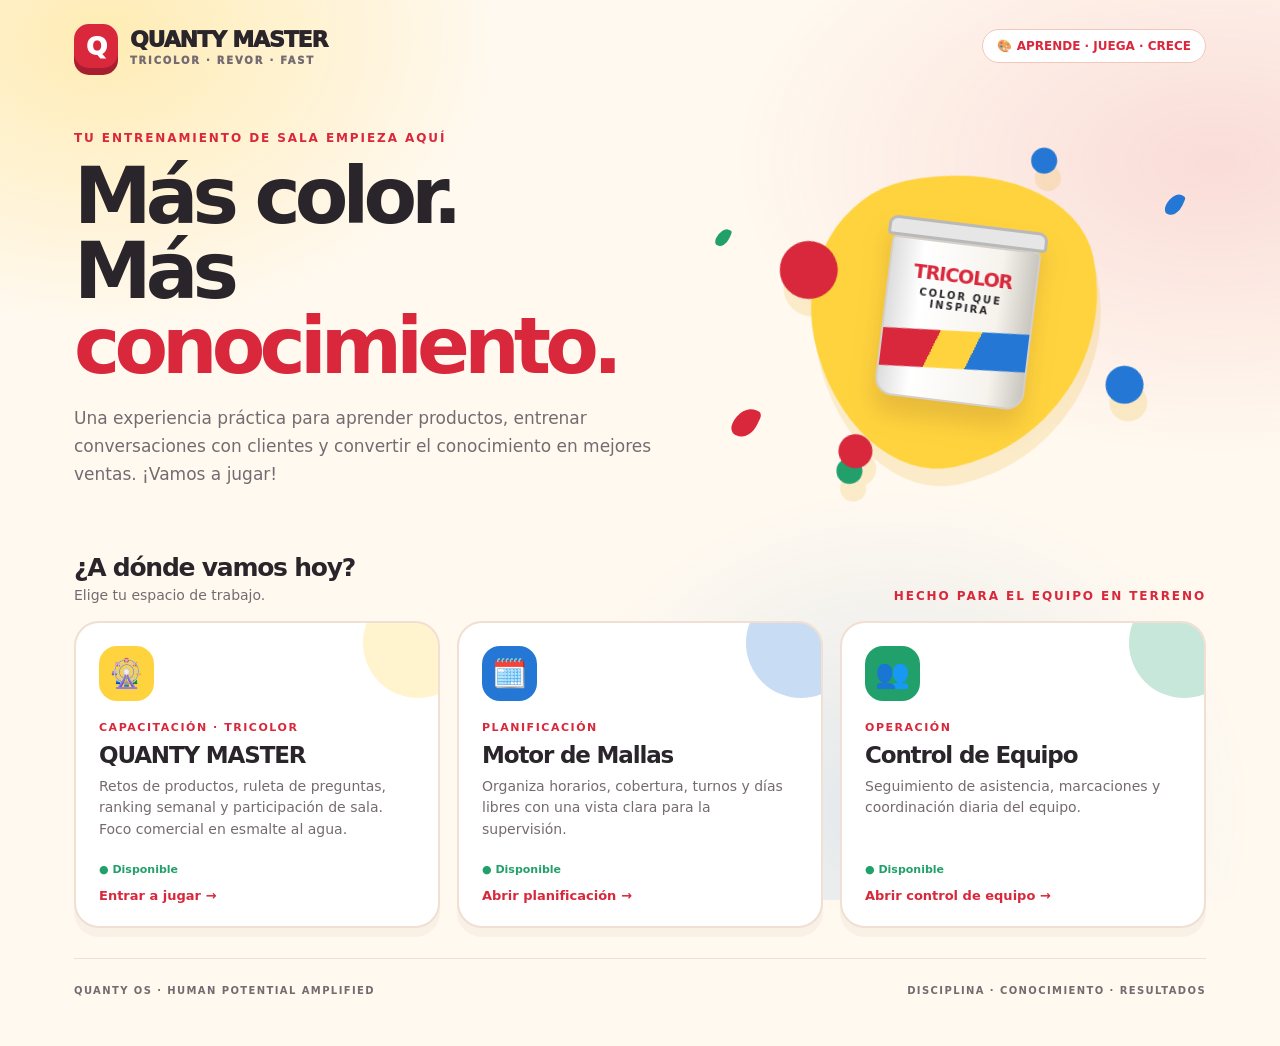
<file: index.html>
<!DOCTYPE html>
<html lang="es">
<head>
<meta charset="utf-8">
<meta name="viewport" content="width=device-width,initial-scale=1,viewport-fit=cover">
<meta name="theme-color" content="#d9283c">
<title>QUANTY MASTER · Tricolor</title>
<style>
:root{--red:#d9283c;--yellow:#ffd33d;--blue:#2477d4;--green:#22a06b;--ink:#29252a;--muted:#746b70;--paper:#fff9f0;--card:#fff;--line:#f0dfd2}
*{box-sizing:border-box}html{scroll-behavior:smooth}body{margin:0;background:var(--paper);color:var(--ink);font-family:Inter,ui-rounded,system-ui,-apple-system,sans-serif;overflow-x:hidden}
body:before{content:"";position:fixed;z-index:-1;inset:0;background:radial-gradient(ellipse at 8% 4%,#ffd33d55,transparent 24%),radial-gradient(ellipse at 95% 18%,#d9283c22,transparent 28%),radial-gradient(ellipse at 70% 90%,#2477d422,transparent 28%)}
header{max-width:1180px;margin:auto;padding:24px 24px 0;display:flex;align-items:center;justify-content:space-between;gap:18px}.brand{display:flex;align-items:center;gap:12px;font-weight:950;letter-spacing:-.05em;font-size:22px}.logo{width:44px;height:44px;border-radius:15px;background:var(--red);display:grid;place-items:center;color:white;font-size:25px;box-shadow:0 7px 0 #a71e30}.brand small{display:block;font-size:10px;letter-spacing:.18em;color:var(--muted);margin-top:3px}.tag{border:1px solid #f1c7bc;background:#fff;padding:9px 14px;border-radius:999px;color:var(--red);font-size:12px;font-weight:850}
main{max-width:1180px;margin:auto;padding:28px 24px 50px}.hero{position:relative;isolation:isolate;display:grid;grid-template-columns:1.1fr .9fr;gap:28px;align-items:center;padding:35px 0 38px}.eyebrow{color:var(--red);font-weight:900;text-transform:uppercase;letter-spacing:.16em;font-size:12px}.hero h1{font-size:clamp(42px,7vw,78px);line-height:.96;letter-spacing:-.075em;margin:14px 0 20px;max-width:680px}.hero h1 span{color:var(--red)}.hero p{font-size:17px;line-height:1.65;color:var(--muted);max-width:580px}.hero-visual{min-height:330px;position:relative;display:grid;place-items:center}.splash{position:absolute;width:290px;height:290px;border-radius:42% 58% 62% 38%/47% 39% 61% 53%;background:var(--yellow);transform:rotate(-12deg);filter:drop-shadow(0 18px 0 #eab62a33)}.splash:before,.splash:after{content:"";position:absolute;border-radius:50%;background:var(--red)}.splash:before{width:58px;height:58px;left:-20px;top:38px;box-shadow:285px 178px 0 -10px var(--blue),-2px 205px 0 -16px var(--green)}.splash:after{width:26px;height:26px;right:15px;top:-4px;background:var(--blue);box-shadow:-245px 245px 0 4px var(--red)}
.paint-can{position:relative;width:160px;height:190px;transform:rotate(7deg);filter:drop-shadow(0 18px 12px #6e3a2b2b)}.lid{height:20px;border-radius:9px 9px 4px 4px;background:#e6e6e6;border:3px solid #b9b9b9}.can{height:160px;margin:0 5px;background:linear-gradient(90deg,#ddd,#fff 22%,#f6f3ed 76%,#c9c6c0);border:2px solid #d4cfc8;border-radius:5px 5px 18px 18px;overflow:hidden;text-align:center;padding-top:20px}.can strong{display:block;color:var(--red);font-size:19px;letter-spacing:-1px}.can em{display:block;font-style:normal;font-size:10px;font-weight:900;letter-spacing:2px;margin-top:4px}.can-band{height:38px;margin-top:18px;background:linear-gradient(110deg,var(--red) 0 36%,var(--yellow) 36% 62%,var(--blue) 62%);transform:skewY(-4deg)}.drop{position:absolute;width:15px;height:23px;border-radius:80% 20% 70% 35%;background:var(--blue);transform:rotate(25deg)}.drop.one{top:40px;right:24px}.drop.two{bottom:45px;left:25px;background:var(--red);width:23px;height:31px}.drop.three{top:75px;left:8px;background:var(--green);width:12px;height:19px}
.section-head{display:flex;justify-content:space-between;align-items:end;gap:16px;margin:10px 0 18px}.section-head h2{font-size:25px;letter-spacing:-.05em;margin:0}.section-head p{color:var(--muted);margin:5px 0 0;font-size:14px}.grid{display:grid;grid-template-columns:repeat(3,minmax(0,1fr));gap:17px}.card{position:relative;display:flex;flex-direction:column;min-height:280px;padding:23px;border-radius:25px;background:#fff;border:2px solid var(--line);box-shadow:0 9px 0 #6b35200b;text-decoration:none;color:inherit;transition:transform .2s,box-shadow .2s,border-color .2s;overflow:hidden}.card:hover{transform:translateY(-5px);box-shadow:0 15px 0 #6b35200b;border-color:var(--yellow)}.card:after{content:"";position:absolute;width:110px;height:110px;border-radius:50%;right:-35px;top:-35px;background:var(--accent,#ffd33d);opacity:.25}.icon{width:55px;height:55px;display:grid;place-items:center;border-radius:18px;background:var(--accent,var(--yellow));font-size:28px;font-weight:950;margin-bottom:20px}.overline{font-size:11px;font-weight:900;text-transform:uppercase;letter-spacing:.14em;color:var(--red)}.card h3{font-size:23px;letter-spacing:-.05em;margin:8px 0}.card p{font-size:14px;line-height:1.55;color:var(--muted);margin:0 0 22px}.pill{font-size:11px;font-weight:850;color:var(--green);margin-top:auto}.go{font-size:13px;font-weight:900;color:var(--red);margin-top:12px}.foot{display:flex;justify-content:space-between;gap:15px;padding:26px 0 0;margin-top:30px;border-top:1px solid var(--line);font-size:10px;letter-spacing:.14em;color:var(--muted);font-weight:800}
@media(max-width:760px){header{padding:18px 17px 0}.tag{display:none}main{padding:18px 17px 35px}.hero{grid-template-columns:1fr;padding:22px 0 25px;gap:0}.hero h1{font-size:51px}.hero p{font-size:15px}.hero-visual{min-height:265px;margin-top:-5px}.splash{width:230px;height:230px}.paint-can{transform:scale(.83) rotate(7deg)}.grid{grid-template-columns:1fr}.card{min-height:220px}.section-head{align-items:start;flex-direction:column}.foot{flex-direction:column}}
</style>
</head>
<body>
<header><div class="brand"><div class="logo">Q</div><div>QUANTY MASTER<small>TRICOLOR · REVOR · FAST</small></div></div><div class="tag">🎨 APRENDE · JUEGA · CRECE</div></header>
<main>
<section class="hero"><div><div class="eyebrow">Tu entrenamiento de sala empieza aquí</div><h1>Más color.<br>Más <span>conocimiento.</span></h1><p>Una experiencia práctica para aprender productos, entrenar conversaciones con clientes y convertir el conocimiento en mejores ventas. ¡Vamos a jugar!</p></div><div class="hero-visual" aria-label="Tarro de pintura rodeado de salpicaduras de colores"><div class="splash"></div><div class="drop one"></div><div class="drop two"></div><div class="drop three"></div><div class="paint-can"><div class="lid"></div><div class="can"><strong>TRICOLOR</strong><em>COLOR QUE INSPIRA</em><div class="can-band"></div></div></div></div></section>
<section><div class="section-head"><div><h2>¿A dónde vamos hoy?</h2><p>Elige tu espacio de trabajo.</p></div><div class="eyebrow">Hecho para el equipo en terreno</div></div>
<div class="grid">
<a class="card" href="quanty-tricolor-pro.html" style="--accent:#ffd33d"><div class="icon">🎡</div><div class="overline">Capacitación · Tricolor</div><h3>QUANTY MASTER</h3><p>Retos de productos, ruleta de preguntas, ranking semanal y participación de sala. Foco comercial en esmalte al agua.</p><div class="pill">● Disponible</div><div class="go">Entrar a jugar →</div></a>
<a class="card" href="mallas.html" style="--accent:#2477d4"><div class="icon">🗓️</div><div class="overline">Planificación</div><h3>Motor de Mallas</h3><p>Organiza horarios, cobertura, turnos y días libres con una vista clara para la supervisión.</p><div class="pill">● Disponible</div><div class="go">Abrir planificación →</div></a>
<a class="card" href="asistencia.html" style="--accent:#22a06b"><div class="icon">👥</div><div class="overline">Operación</div><h3>Control de Equipo</h3><p>Seguimiento de asistencia, marcaciones y coordinación diaria del equipo.</p><div class="pill">● Disponible</div><div class="go">Abrir control de equipo →</div></a>
</div></section>
<footer class="foot"><span>QUANTY OS · HUMAN POTENTIAL AMPLIFIED</span><span>DISCIPLINA · CONOCIMIENTO · RESULTADOS</span></footer>
</main></body></html>
</file>
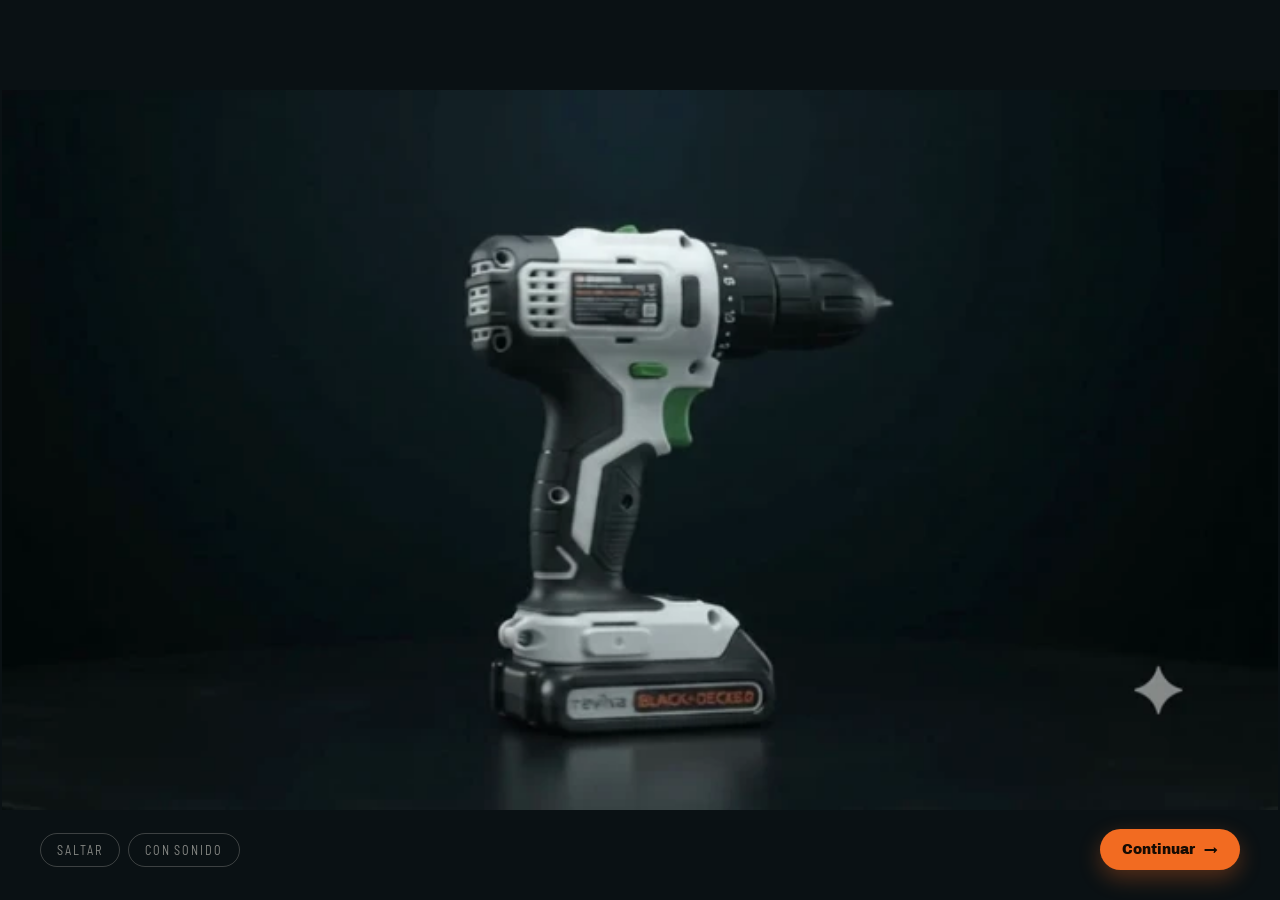
<file: portada/index.html>
<!DOCTYPE html>
<html lang="es">
<head>
<meta charset="utf-8">
<meta name="viewport" content="width=device-width, initial-scale=1">
<title>Aurelio · Portal del equipo</title>
<link rel="preconnect" href="https://fonts.googleapis.com">
<link rel="preconnect" href="https://fonts.gstatic.com" crossorigin>
<link href="https://fonts.googleapis.com/css2?family=Archivo+Black&family=Barlow:ital,wght@0,400;0,500;0,600;1,400&family=Barlow+Semi+Condensed:wght@500;600&display=swap" rel="stylesheet">
<style>
:root{
  --tinta:#0A1114; --grafito:#1B1917; --madera:#6B4527; --madera-luz:#8A5C36;
  --naranja:#F26B21; --verde:#3FC97C; --amarillo:#F5C518;
  --hueso:#F1ECE3; --humo:rgba(241,236,227,.62); --zoom:2.6;
}
*{box-sizing:border-box;margin:0;padding:0}
html,body{height:100%}
body{background:var(--tinta);color:var(--hueso);
  font-family:'Barlow',system-ui,sans-serif;-webkit-font-smoothing:antialiased;overflow:hidden}
button{font:inherit;color:inherit;cursor:pointer;background:none;border:none}

/* ══ 1. PORTADA EN MOVIMIENTO ══ */
.cine{position:fixed;inset:0;overflow:hidden;background:var(--tinta);z-index:5}
.escenario{position:absolute;top:50%;left:50%;
  width:100vw;height:56.25vw;max-height:100svh;max-width:177.78svh;
  transform:translate(-50%,-50%) scale(1);
  transition:transform .85s cubic-bezier(.2,.75,.25,1)}
.cuadro{position:absolute;inset:0;width:100%;height:100%;object-fit:contain;display:block}
.animado{z-index:2;transition:opacity .45s ease}
video.cuadro{background:transparent}
.cine.listo .animado{opacity:0}

.punto{position:absolute;z-index:3;width:34px;height:34px;transform:translate(-50%,-50%);
  border-radius:50%;opacity:0;pointer-events:none;transition:opacity .5s ease}
.cine.listo .punto{opacity:1;pointer-events:auto}
.cine.acercado .punto{opacity:0;pointer-events:none}
.punto::before{content:"";position:absolute;inset:11px;border-radius:50%;
  background:var(--verde);box-shadow:0 0 12px rgba(63,201,124,.9)}
.punto::after{content:"";position:absolute;inset:0;border-radius:50%;
  border:1.5px solid rgba(63,201,124,.7);animation:latir 2s ease-out infinite}
@keyframes latir{0%{transform:scale(.45);opacity:.9}100%{transform:scale(1);opacity:0}}
.punto:focus-visible{outline:2px solid var(--amarillo);outline-offset:4px}

.pista{position:absolute;z-index:4;left:0;right:0;top:clamp(18px,4vh,34px);text-align:center;
  font-family:'Barlow Semi Condensed',sans-serif;font-size:.8rem;letter-spacing:.2em;
  text-transform:uppercase;color:rgba(241,236,227,.6);
  opacity:0;transition:opacity .5s ease .3s;pointer-events:none}
.cine.listo .pista{opacity:1}
.cine.acercado .pista{opacity:0;transition-delay:0s}

.ficha{position:absolute;z-index:4;left:clamp(14px,4vw,40px);bottom:clamp(84px,14vh,110px);
  width:min(360px,calc(100% - 28px));padding:18px 20px;border-radius:14px;
  background:rgba(10,17,20,.92);backdrop-filter:blur(10px);
  border:1px solid rgba(63,201,124,.35);border-left:4px solid var(--verde);
  opacity:0;transform:translateY(12px);pointer-events:none;
  transition:opacity .45s ease,transform .45s ease}
.cine.acercado .ficha{opacity:1;transform:translateY(0);pointer-events:auto}
.ficha h3{font-family:'Archivo Black',sans-serif;font-size:1rem}
.ficha p{margin-top:7px;font-size:.92rem;line-height:1.45;color:var(--humo)}
.ficha .volver{margin-top:13px;font-family:'Barlow Semi Condensed',sans-serif;
  font-size:.74rem;letter-spacing:.16em;text-transform:uppercase;color:var(--verde)}

.barra{position:absolute;z-index:4;left:0;right:0;bottom:clamp(16px,4vh,30px);
  display:flex;justify-content:space-between;align-items:center;gap:12px;
  padding:0 clamp(14px,4vw,40px);pointer-events:none}
.barra > *{pointer-events:auto}
.izq{display:flex;gap:8px}
.chip{font-family:'Barlow Semi Condensed',sans-serif;font-size:.76rem;letter-spacing:.16em;
  text-transform:uppercase;color:rgba(241,236,227,.55);
  border:1px solid rgba(241,236,227,.22);border-radius:999px;padding:9px 16px}
.chip:hover{color:var(--hueso);border-color:rgba(241,236,227,.5)}
.chip[hidden]{display:none}
.continuar{display:inline-flex;align-items:center;gap:9px;
  font-family:'Archivo Black',sans-serif;font-size:.86rem;
  background:var(--naranja);color:#160B03;border-radius:999px;padding:13px 22px;
  box-shadow:0 8px 22px rgba(242,107,33,.32);transition:transform .18s ease,box-shadow .18s ease}
.continuar:hover{transform:translateY(-2px);box-shadow:0 12px 28px rgba(242,107,33,.42)}
.continuar:focus-visible{outline:3px solid var(--amarillo);outline-offset:3px}

/* ══ 2. PORTAL AURELIO ══ */
.portada{display:none}
body.dentro .cine{display:none}
body.dentro{overflow:auto}
body.dentro .portada{display:block}
.escena{position:relative;min-height:100svh;display:flex;flex-direction:column;isolation:isolate;
  background:var(--grafito);opacity:0;transform:scale(1.06)}
body.dentro .escena{animation:camara 1.1s cubic-bezier(.2,.7,.3,1) forwards}
@keyframes camara{to{opacity:1;transform:scale(1)}}
.pared{position:absolute;inset:0;z-index:-3;
  background:radial-gradient(circle at 1.5px 1.5px, rgba(0,0,0,.45) 1.4px, transparent 1.5px) 0 0/22px 22px,
             linear-gradient(170deg,#26231F 0%,#1B1917 55%,#141210 100%)}
.luz{position:absolute;inset:0;z-index:-2;pointer-events:none;
  background:linear-gradient(115deg, rgba(255,240,214,.20) 0%, rgba(255,240,214,.06) 34%, transparent 62%)}
.luz::after{content:"";position:absolute;top:-12%;left:-16%;width:62%;height:78%;
  background:linear-gradient(115deg, rgba(255,244,222,.16), transparent 70%);filter:blur(28px)}
.banco{position:absolute;left:0;right:0;bottom:0;height:32%;z-index:-1;
  background:repeating-linear-gradient(92deg, rgba(0,0,0,.14) 0 2px, transparent 2px 9px),
             linear-gradient(180deg,var(--madera-luz) 0%, var(--madera) 26%, #3E2716 100%);
  box-shadow:inset 0 3px 0 rgba(255,225,190,.18)}
.banco::before{content:"";position:absolute;top:0;left:0;right:0;height:46%;
  background:linear-gradient(180deg, rgba(0,0,0,.42), transparent)}
.cabecera{padding:clamp(26px,7vw,56px) clamp(20px,6vw,64px) 0;text-align:center}
.eyebrow{font-family:'Barlow Semi Condensed',sans-serif;font-weight:600;font-size:.78rem;
  letter-spacing:.24em;text-transform:uppercase;color:var(--naranja);
  display:inline-flex;align-items:center;gap:10px}
.eyebrow::before,.eyebrow::after{content:"";width:26px;height:1px;background:rgba(242,107,33,.5)}
h1{font-family:'Archivo Black',sans-serif;font-size:clamp(3.1rem,15vw,7rem);line-height:.88;
  letter-spacing:-.02em;margin:14px 0 0;text-shadow:0 2px 0 rgba(0,0,0,.35)}
h1 span{color:var(--naranja)}
.bajada{margin:16px auto 0;max-width:30ch;font-size:clamp(1rem,3.6vw,1.12rem);line-height:1.5;color:var(--humo)}
.repisa{flex:1;display:flex;align-items:flex-end;justify-content:center;
  gap:clamp(2px,1.5vw,20px);padding:clamp(18px,5vw,40px) clamp(8px,3vw,40px) clamp(14px,4vw,30px)}
.tool{position:relative;width:clamp(76px,22vw,190px);aspect-ratio:1/1;
  opacity:0;transform:translateY(26px) scale(.965);filter:blur(7px)}
body.dentro .tool{animation:aparecer 1.2s cubic-bezier(.16,.7,.3,1) forwards}
body.dentro .tool:nth-child(1){animation-delay:.5s}
body.dentro .tool:nth-child(2){animation-delay:1.05s}
body.dentro .tool:nth-child(3){animation-delay:1.6s}
body.dentro .tool:nth-child(4){animation-delay:2.15s}
.tool::after{content:"";position:absolute;left:14%;right:14%;bottom:1%;height:10px;border-radius:50%;
  background:radial-gradient(ellipse at center, rgba(0,0,0,.62), transparent 72%);
  opacity:0;transform:scaleX(.55)}
body.dentro .tool::after{animation:sombra 1.2s cubic-bezier(.16,.7,.3,1) forwards;animation-delay:inherit}
.tool img{position:relative;z-index:1;width:100%;height:100%;object-fit:contain;display:block;
  filter:drop-shadow(0 12px 16px rgba(0,0,0,.5))}
@keyframes aparecer{60%{filter:blur(0)}to{opacity:1;transform:translateY(0) scale(1);filter:blur(0)}}
@keyframes sombra{to{opacity:1;transform:scaleX(1)}}
.accesos{position:relative;display:grid;gap:10px;grid-template-columns:1fr;
  padding:0 clamp(16px,5vw,64px) clamp(28px,8vw,56px);max-width:980px;margin:0 auto;width:100%}
@media(min-width:760px){.accesos{grid-template-columns:repeat(3,1fr);gap:16px}}
.acceso{display:flex;align-items:center;gap:14px;text-decoration:none;
  padding:16px 18px;border-radius:12px;background:rgba(20,18,16,.72);backdrop-filter:blur(6px);
  border:1px solid rgba(241,236,227,.14);border-left:4px solid var(--acento,var(--naranja));
  color:var(--hueso);opacity:0;transform:translateY(14px);
  transition:background .18s ease, transform .18s ease}
body.dentro .acceso{animation:subir .8s ease forwards}
body.dentro .acceso:nth-of-type(1){animation-delay:3s}
body.dentro .acceso:nth-of-type(2){animation-delay:3.18s}
body.dentro .acceso:nth-of-type(3){animation-delay:3.36s}
.acceso:hover{background:rgba(38,34,30,.9);transform:translateY(11px)}
.acceso:focus-visible{outline:3px solid var(--amarillo);outline-offset:3px}
@keyframes subir{to{opacity:1;transform:translateY(0)}}
.acceso .num{font-family:'Barlow Semi Condensed',sans-serif;font-weight:600;font-size:.72rem;
  letter-spacing:.16em;color:var(--acento,var(--naranja));border:1px solid currentColor;
  border-radius:4px;padding:3px 6px;flex:none}
.acceso h2{font-family:'Archivo Black',sans-serif;font-size:1.02rem;line-height:1.1}
.acceso p{font-size:.86rem;color:var(--humo);margin-top:3px;line-height:1.35}
.acceso .lema{font-style:italic;color:var(--verde)}
.pie{text-align:center;padding:0 20px clamp(22px,6vw,34px);font-size:.78rem;
  color:rgba(241,236,227,.4);font-family:'Barlow Semi Condensed',sans-serif;
  letter-spacing:.08em;text-transform:uppercase}
@media(max-width:640px){:root{--zoom:3.1}}
@media(prefers-reduced-motion:reduce){
  .escenario{transition:none}
  .escena,.tool,.acceso{animation:none!important;opacity:1;transform:none;filter:none}
  .tool::after{animation:none!important;opacity:1;transform:scaleX(1)}
}
</style>
</head>
<body>

<section class="cine" id="cine">
  <div class="escenario" id="escenario">
    <img class="cuadro fijo" src="fijo.webp" alt="Taladro Reviva armado">
    <video class="cuadro animado" id="video" src="video.mp4" muted playsinline preload="auto"></video>

    <button class="punto" style="left:62%;top:27%"
      data-t="Mandril sin llave"
      data-d="Cambia la broca con una mano, sin herramientas. Es lo primero que conviene hacerle probar al cliente en el mesón."></button>
    <button class="punto" style="left:43%;top:26%"
      data-t="Motor y electrónica"
      data-d="Motor de alta eficiencia con control electrónico. Entrega más fuerza sin exigir de más la batería."></button>
    <button class="punto" style="left:51%;top:39%"
      data-t="Gatillo de velocidad variable"
      data-d="Mientras más lo presionas, más revoluciones. Deja partir lento y no pasarse de fuerza en material delgado."></button>
    <button class="punto" style="left:46%;top:54%"
      data-t="Mango con goma antideslizante"
      data-d="Baja la vibración y el cansancio en jornada larga. Argumento clave para el cliente que trabaja todo el día."></button>
    <button class="punto" style="left:48%;top:79%"
      data-t="Batería de litio 20V"
      data-d="Intercambiable con el resto de la línea. Aquí está la venta cruzada: si ya tiene una herramienta, la batería le sirve."></button>
  </div>

  <p class="pista">Toca una pieza del taladro</p>

  <div class="ficha" id="ficha">
    <h3 id="ficha-t"></h3>
    <p id="ficha-d"></p>
    <button class="volver" id="volver">← Volver</button>
  </div>

  <div class="barra">
    <div class="izq">
      <button class="chip" id="saltar">Saltar</button>
      <button class="chip" id="sonido">Con sonido</button>
      <button class="chip" id="repetir" hidden>Repetir</button>
    </div>
    <button class="continuar" id="continuar">Continuar <span aria-hidden="true">→</span></button>
  </div>
</section>

<main class="portada">
  <div class="escena">
    <div class="pared"></div><div class="luz"></div><div class="banco"></div>
    <header class="cabecera">
      <p class="eyebrow">Portal del equipo</p>
      <h1>AURE<span>LIO</span></h1>
      <p class="bajada">Entrena, marca tu turno y revisa tu malla. Todo desde un solo lugar.</p>
    </header>
    <section class="repisa" aria-label="Herramientas">
      <div class="tool"><img src="h1.webp" alt="Taladro atornillador Reviva"></div>
      <div class="tool"><img src="h2.webp" alt="Lijadora Reviva"></div>
      <div class="tool"><img src="h3.webp" alt="Atornillador de impacto Black+Decker"></div>
      <div class="tool"><img src="h4.webp" alt="Taladro Stanley Fatmax"></div>
    </section>
    <nav class="accesos">
      <a class="acceso" href="../master.html" style="--acento:var(--verde)">
        <span class="num">01</span>
        <span><h2>MASTER</h2><p><span class="lema">Jugando aprendo.</span> Quiz de producto y ventas, con puntaje y ranking.</p></span>
      </a>
      <a class="acceso" href="../asistencia.html" style="--acento:var(--naranja)">
        <span class="num">02</span>
        <span><h2>ASISTENCIA</h2><p>Marca entrada y salida desde el punto de venta.</p></span>
      </a>
      <a class="acceso" href="../mallas.html" style="--acento:var(--amarillo)">
        <span class="num">03</span>
        <span><h2>MALLAS</h2><p>Arma y revisa los horarios de turno del mes.</p></span>
      </a>
    </nav>
    <p class="pie">Uso interno del equipo</p>
  </div>
</main>

<script>
(function(){
  var cine      = document.getElementById('cine');
  var escenario = document.getElementById('escenario');
  var video     = document.getElementById('video');
  var sonido    = document.getElementById('sonido');
  var repetir   = document.getElementById('repetir');
  var fichaT    = document.getElementById('ficha-t');
  var fichaD    = document.getElementById('ficha-d');

  function terminar(){
    cine.classList.add('listo');
    repetir.hidden = false;
    sonido.hidden = true;
  }
  video.addEventListener('ended', terminar);

  // arranca en silencio (todos los navegadores bloquean el audio automatico)
  video.play().catch(function(){});

  // un toque del usuario si habilita el audio: reinicia con sonido
  sonido.addEventListener('click', function(){
    video.muted = false;
    video.currentTime = 0;
    video.play();
    sonido.hidden = true;
  });

  document.getElementById('saltar').addEventListener('click', function(){
    if (video.duration) video.currentTime = video.duration - 0.05;
    video.pause();
    terminar();
  });

  repetir.addEventListener('click', function(){
    cerrarZoom();
    cine.classList.remove('listo');
    repetir.hidden = true;
    video.currentTime = 0;
    video.play();
  });

  function cerrarZoom(){
    cine.classList.remove('acercado');
    escenario.style.transformOrigin = '50% 50%';
    escenario.style.transform = 'translate(-50%,-50%) scale(1)';
  }
  document.getElementById('volver').addEventListener('click', cerrarZoom);

  var puntos = document.querySelectorAll('.punto');
  for (var i = 0; i < puntos.length; i++) {
    puntos[i].addEventListener('click', function(){
      var z = getComputedStyle(document.documentElement).getPropertyValue('--zoom').trim();
      escenario.style.transformOrigin = this.style.left + ' ' + this.style.top;
      escenario.style.transform = 'translate(-50%,-50%) scale(' + z + ')';
      fichaT.textContent = this.getAttribute('data-t');
      fichaD.textContent = this.getAttribute('data-d');
      cine.classList.add('acercado');
    });
  }

  document.getElementById('continuar').addEventListener('click', function(){
    video.pause();
    document.body.classList.add('dentro');
    window.scrollTo(0,0);
  });
})();
</script>
</body>
</html>
</file>
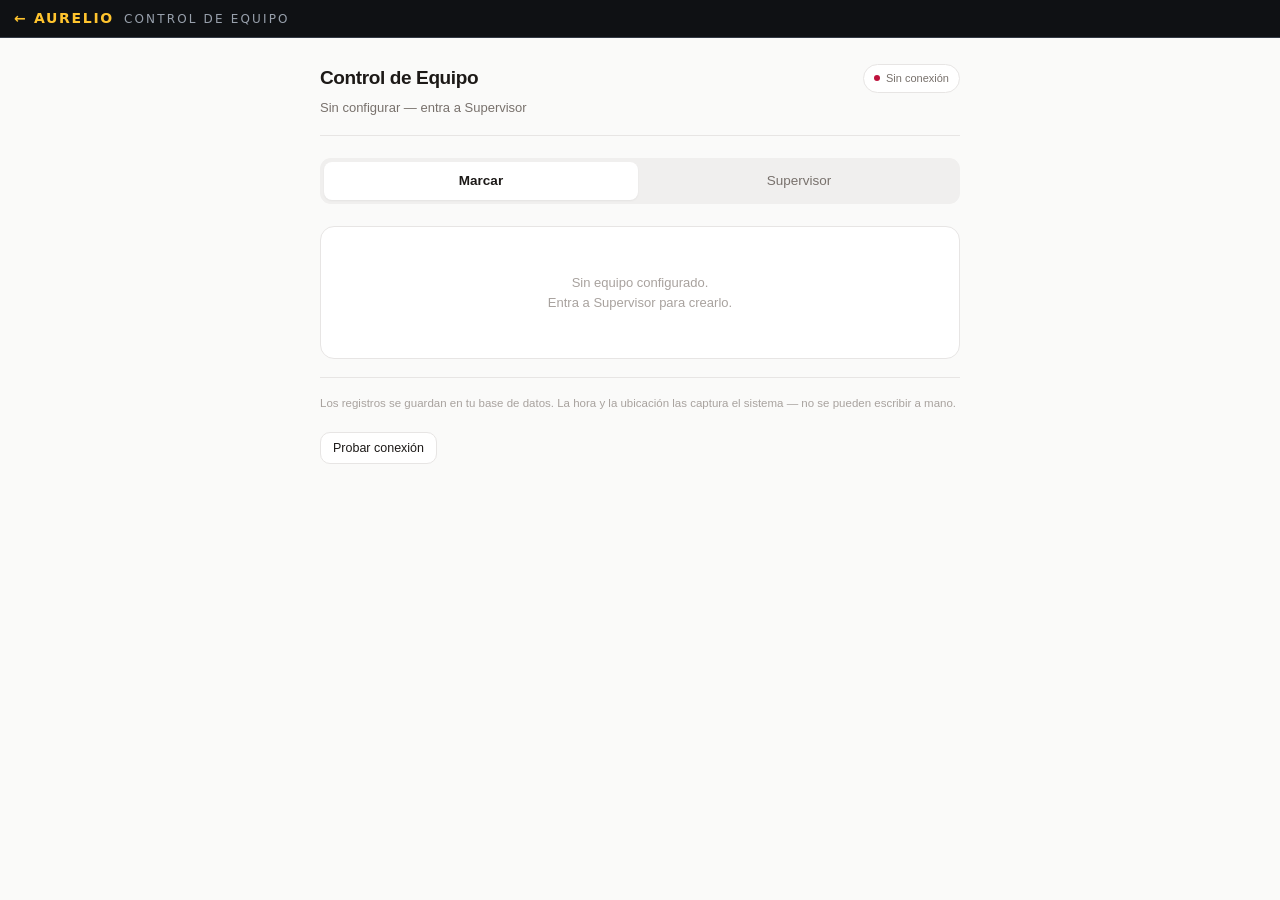
<file: asistencia.html>
<!DOCTYPE html>
<html lang="es">
<head>
<meta charset="UTF-8">
<meta name="viewport" content="width=device-width,initial-scale=1.0">
<title>Control de Equipo</title>
<style>
  :root{
    --bg:#FAFAF9; --surface:#FFFFFF; --line:#E7E5E4; --line2:#F0EFEE;
    --ink:#1C1917; --muted:#78716C; --faint:#A8A29E;
    --accent:#0F766E; --accent-soft:#F0FDFA;
    --ok:#059669; --warn:#B45309; --bad:#BE123C;
    --ok-bg:#ECFDF5; --warn-bg:#FFFBEB; --bad-bg:#FFF1F2;
  }
  *{box-sizing:border-box;margin:0;padding:0;-webkit-tap-highlight-color:transparent;}
  body{background:var(--bg);color:var(--ink);font-size:15px;line-height:1.5;
    font-family:-apple-system,BlinkMacSystemFont,"Segoe UI",Roboto,Helvetica,Arial,sans-serif;
    -webkit-font-smoothing:antialiased;padding-bottom:56px;}
  .wrap{max-width:680px;margin:0 auto;padding:0 20px;}

  header{padding:26px 0 18px;border-bottom:1px solid var(--line);margin-bottom:22px;}
  .brand{display:flex;align-items:center;justify-content:space-between;gap:12px;}
  h1{font-size:19px;font-weight:600;letter-spacing:-.02em;}
  .status{display:flex;align-items:center;gap:6px;font-size:11px;color:var(--muted);
    padding:5px 10px;border:1px solid var(--line);border-radius:100px;background:var(--surface);white-space:nowrap;}
  .dot{width:6px;height:6px;border-radius:50%;background:var(--faint);}
  .sub{font-size:13px;color:var(--muted);margin-top:5px;}

  .tabs{display:flex;gap:4px;padding:4px;background:var(--line2);border-radius:11px;margin-bottom:22px;}
  .tab{flex:1;padding:9px;border-radius:8px;font-size:13.5px;font-weight:500;text-align:center;
    color:var(--muted);cursor:pointer;transition:.15s;}
  .tab.on{background:var(--surface);color:var(--ink);font-weight:600;box-shadow:0 1px 2px rgba(0,0,0,.05);}
  .stab{flex:1;padding:9px;border-radius:8px;font-size:13.5px;font-weight:500;text-align:center;
    color:var(--muted);cursor:pointer;transition:.15s;}
  .stab.on{background:var(--surface);color:var(--ink);font-weight:600;box-shadow:0 1px 2px rgba(0,0,0,.05);}

  .card{background:var(--surface);border:1px solid var(--line);border-radius:14px;padding:20px;margin-bottom:14px;}
  .card-h{font-size:11px;font-weight:600;letter-spacing:.08em;text-transform:uppercase;
    color:var(--faint);margin-bottom:16px;}
  .card-h span{display:block;text-transform:none;letter-spacing:0;font-size:12.5px;
    font-weight:400;color:var(--muted);margin-top:5px;}

  label{display:block;font-size:12px;font-weight:500;color:var(--muted);margin-bottom:6px;}
  input,select,textarea{width:100%;padding:11px 13px;border-radius:9px;border:1px solid var(--line);
    background:var(--surface);color:var(--ink);font-size:15px;font-family:inherit;margin-bottom:14px;}
  input:focus,select:focus,textarea:focus{outline:none;border-color:var(--accent);box-shadow:0 0 0 3px var(--accent-soft);}
  textarea{resize:vertical;min-height:64px;line-height:1.5;}
  input[type=date],input[type=time]{-webkit-appearance:none;}

  button{font-family:inherit;cursor:pointer;border:none;}
  .btn{width:100%;padding:13px;border-radius:10px;background:var(--accent);color:#fff;
    font-size:15px;font-weight:600;margin-bottom:9px;transition:.15s;}
  .btn:active{opacity:.85;} .btn:disabled{opacity:.4;}
  .btn.sec{background:var(--surface);color:var(--ink);border:1px solid var(--line);font-weight:500;}
  .btn.gh{background:transparent;color:var(--bad);border:1px solid var(--line);
    width:auto;padding:7px 11px;font-size:13px;margin:0;}
  .btn.mini{width:auto;padding:8px 12px;font-size:12.5px;margin:0;font-weight:500;}
  .btn-row{display:flex;gap:8px;margin-bottom:9px;}
  .btn-row .btn{margin-bottom:0;}

  .kpis{display:grid;grid-template-columns:repeat(4,1fr);gap:1px;background:var(--line);
    border:1px solid var(--line);border-radius:14px;overflow:hidden;margin-bottom:14px;}
  .kpi{background:var(--surface);padding:16px 8px;text-align:center;}
  .kpi .n{font-size:22px;font-weight:600;letter-spacing:-.02em;}
  .kpi .l{font-size:10px;color:var(--faint);margin-top:4px;font-weight:500;}
  .kpi.ok .n{color:var(--ok);}.kpi.warn .n{color:var(--warn);}.kpi.bad .n{color:var(--bad);}

  .item{display:flex;align-items:center;gap:12px;padding:13px 0;border-bottom:1px solid var(--line2);}
  .item:last-child{border-bottom:none;}
  .av{width:34px;height:34px;border-radius:50%;background:var(--line2);color:var(--muted);
    display:flex;align-items:center;justify-content:center;font-size:12px;font-weight:600;flex:none;}
  .info{flex:1;min-width:0;}
  .nm{font-size:14.5px;font-weight:500;}
  .mt{font-size:12.5px;color:var(--faint);margin-top:2px;}
  .tag{font-size:11px;padding:4px 9px;border-radius:6px;font-weight:600;white-space:nowrap;}
  .tag.ok{background:var(--ok-bg);color:var(--ok);}
  .tag.warn{background:var(--warn-bg);color:var(--warn);}
  .tag.bad{background:var(--bad-bg);color:var(--bad);}
  .tag.none{background:var(--line2);color:var(--faint);}

  /* solicitudes de cambio */
  .est{display:inline-flex;align-items:center;gap:6px;font-size:11px;font-weight:600;
    padding:4px 9px;border-radius:6px;white-space:nowrap;}
  .est i{width:7px;height:7px;border-radius:50%;background:currentColor;flex:none;}
  .est.pendiente{background:var(--warn-bg);color:var(--warn);}
  .est.aprobado{background:var(--ok-bg);color:var(--ok);}
  .est.rechazado{background:var(--bad-bg);color:var(--bad);}
  .req{padding:14px 0;border-bottom:1px solid var(--line2);}
  .req:last-child{border-bottom:none;}
  .req-top{display:flex;align-items:center;gap:10px;}
  .req-top .info{flex:1;min-width:0;}
  .req .mot{font-size:13px;color:var(--ink);margin-top:9px;line-height:1.5;background:var(--line2);
    border-radius:9px;padding:9px 11px;white-space:pre-wrap;overflow-wrap:anywhere;}
  .req .rep{font-size:12.5px;color:var(--muted);margin-top:8px;}
  .req .rep b{color:var(--ink);font-weight:600;}
  .req .btn-row{margin-top:11px;margin-bottom:0;}
  .swapf{border-top:1px dashed var(--line);margin-top:11px;padding-top:13px;}
  .swapf label{margin-top:2px;}
  .badge{display:inline-block;min-width:16px;padding:1px 5px;border-radius:100px;background:var(--warn);
    color:#fff;font-size:10px;font-weight:700;margin-left:5px;vertical-align:1px;}
  .tabs.cuatro .stab{font-size:12.5px;padding:9px 2px;}

  .alert{background:var(--bad-bg);border:1px solid #FECDD3;border-radius:12px;padding:15px 17px;margin-bottom:14px;}
  .alert h3{font-size:13px;font-weight:600;color:var(--bad);margin-bottom:8px;}
  .alert li{font-size:12.5px;color:#9F1239;margin-left:15px;line-height:1.65;}

  .msg{padding:12px 14px;border-radius:10px;font-size:13.5px;margin-bottom:12px;line-height:1.55;}
  .msg.ok{background:var(--ok-bg);color:#065F46;}
  .msg.err{background:var(--bad-bg);color:#9F1239;}
  .msg.info{background:var(--accent-soft);color:#115E59;}
  .msg.warn{background:var(--warn-bg);color:#92400E;}

  .hide{display:none;}
  .empty{text-align:center;color:var(--faint);font-size:13px;padding:26px 10px;}
  .split{display:flex;gap:9px;}.split>*{flex:1;}
  .pin{letter-spacing:.5em;text-align:center;font-size:19px;font-weight:600;}
  .foot{font-size:11.5px;color:var(--faint);line-height:1.65;margin-top:18px;padding-top:16px;border-top:1px solid var(--line);}

  /* semana */
  .weeknav{display:flex;align-items:center;justify-content:space-between;margin-bottom:14px;}
  .weeknav .lbl{font-size:13.5px;font-weight:600;}
  .arrow{width:34px;height:34px;border-radius:9px;border:1px solid var(--line);background:var(--surface);
    display:flex;align-items:center;justify-content:center;font-size:15px;color:var(--muted);flex:none;}
  .days{display:grid;grid-template-columns:repeat(7,1fr);gap:5px;margin-bottom:18px;}
  .day{padding:9px 2px;border-radius:9px;border:1px solid var(--line);background:var(--surface);
    text-align:center;cursor:pointer;}
  .day .d{font-size:10px;color:var(--faint);font-weight:600;}
  .day .n{font-size:14px;font-weight:600;margin-top:2px;}
  .day.on{background:var(--accent);border-color:var(--accent);}
  .day.on .d,.day.on .n{color:#fff;}
  .day.hoy:not(.on) .n{color:var(--accent);}

  .turno{padding:13px 0;border-bottom:1px solid var(--line2);}
  .turno:last-child{border-bottom:none;}
  .turno-top{display:flex;align-items:center;gap:10px;margin-bottom:9px;}
  .turno-top .nm{flex:1;}
  .turno-in{display:flex;gap:8px;align-items:center;}
  .turno-in input{margin-bottom:0;padding:9px 10px;font-size:14px;}
  .turno-in .sep{color:var(--faint);font-size:13px;}
  .libre-btn{font-size:11px;padding:5px 10px;border-radius:6px;border:1px solid var(--line);
    background:var(--surface);color:var(--muted);font-weight:500;}
  .libre-btn.on{background:var(--line2);color:var(--ink);border-color:var(--faint);}
  .hrs{font-size:11.5px;color:var(--faint);white-space:nowrap;}

  table{width:100%;border-collapse:collapse;font-size:13.5px;}
  th{text-align:left;font-size:11px;font-weight:600;color:var(--faint);padding:0 0 10px;}
  th:last-child,td:last-child{text-align:right;}
  td{padding:11px 0;border-top:1px solid var(--line2);}
  .sug{padding:11px 13px;border-radius:9px;background:var(--line2);margin-bottom:6px;font-size:13px;cursor:pointer;line-height:1.45;}

  /* mapa */
  .mapbox{position:relative;background:linear-gradient(180deg,#FCFCFB,#F5F5F4);
    border:1px solid var(--line);border-radius:12px;padding:6px;margin-bottom:12px;}
  .mapbox svg{width:100%;height:auto;display:block;}
  .mp{cursor:pointer;}
  .mp circle{transition:.15s;}
  .maplg{display:flex;gap:14px;flex-wrap:wrap;font-size:11.5px;color:var(--muted);margin-bottom:10px;}
  .maplg i{display:inline-block;width:8px;height:8px;border-radius:50%;margin-right:5px;vertical-align:middle;}
  .mapdet{font-size:13px;padding:11px 13px;border-radius:9px;background:var(--line2);color:var(--ink);}
  .mapdet b{font-weight:600;}
  .mapdet .m2{display:block;color:var(--muted);font-size:12px;margin-top:3px;}
</style>
</head>
<body>
<div style="position:sticky;top:0;z-index:9999;background:#0F1114;border-bottom:1px solid #333A45;padding:8px 14px;display:flex;align-items:center;gap:10px;font-family:'Barlow Condensed',system-ui,sans-serif">
  <a href="index.html" style="color:#FFC42E;text-decoration:none;font-weight:700;letter-spacing:.12em;text-transform:uppercase;font-size:14px">← Aurelio</a>
  <span style="color:#98A0AC;font-size:12px;letter-spacing:.18em;text-transform:uppercase">Control de equipo</span>
</div>

<div class="wrap">

<header>
  <div class="brand">
    <h1>Control de Equipo</h1>
    <div class="status"><span class="dot" id="cDot"></span><span id="cTxt">Conectando</span></div>
  </div>
  <div class="sub" id="hSub">Cargando…</div>
</header>

<div class="tabs">
  <div class="tab on" data-v="marcar">Marcar</div>
  <div class="tab" data-v="panel">Supervisor</div>
</div>

<div id="v-marcar"></div>

<div id="v-panel" class="hide">
  <div id="lock" class="card">
    <div class="card-h">Acceso supervisor<span>Ingresa tu PIN para administrar el equipo</span></div>
    <input type="tel" id="supPin" class="pin" maxlength="6" placeholder="••••" inputmode="numeric">
    <button class="btn" onclick="unlock()">Entrar</button>
    <div id="lockMsg"></div>
  </div>
  <div id="panel" class="hide">
    <div class="tabs cuatro">
      <div class="stab on" data-s="hoy">Hoy</div>
      <div class="stab" data-s="horarios">Horarios</div>
      <div class="stab" data-s="cambios">Cambios<span id="solBadge"></span></div>
      <div class="stab" data-s="ajustes">Ajustes</div>
    </div>
    <div id="sBody"></div>
  </div>
</div>

<div class="foot">
  Los registros se guardan en tu base de datos. La hora y la ubicación las captura el sistema — no se pueden escribir a mano.
  <br><br><button class="btn sec" style="width:auto;padding:8px 12px;font-size:12.5px;margin:0" onclick="diagnostico()">Probar conexión</button>
  <div id="diagOut" style="margin-top:10px"></div>
</div>
</div>

<script>
/* ══════════ CONEXIÓN ══════════ */
const SB_URL='https://kasmvouglukwhbptieib.supabase.co';
const SB_KEY='eyJhbGciOiJIUzI1NiIsInR5cCI6IkpXVCJ9.eyJpc3MiOiJzdXBhYmFzZSIsInJlZiI6Imthc212b3VnbHVrd2hicHRpZWliIiwicm9sZSI6ImFub24iLCJpYXQiOjE3ODU3MjA5MTMsImV4cCI6MjEwMTI5NjkxM30.JqpXIUCDoMi5WHcQkMn6OkcxkYVPTiKz9A2nDoCjQNQ';
async function sb(path,o={}){
  const r=await fetch(SB_URL+'/rest/v1/'+path,{method:o.method||'GET',
    headers:{apikey:SB_KEY,Authorization:'Bearer '+SB_KEY,'Content-Type':'application/json',
      Prefer:o.prefer||'return=representation'},
    body:o.body?JSON.stringify(o.body):undefined});
  const t=await r.text();
  if(!r.ok)throw new Error(t||('Error '+r.status));
  return t?JSON.parse(t):null;
}

/* ══════════ LÓGICA ══════════ */
const DIAS=['Lun','Mar','Mié','Jue','Vie','Sáb','Dom'];
const MESES=['enero','febrero','marzo','abril','mayo','junio','julio','agosto','septiembre','octubre','noviembre','diciembre'];

function dateKey(d){const x=d||new Date();
  return x.getFullYear()+'-'+String(x.getMonth()+1).padStart(2,'0')+'-'+String(x.getDate()).padStart(2,'0');}
function parseKey(s){const[a,m,d]=s.split('-').map(Number);return new Date(a,m-1,d);}
function hhmm(iso){const d=new Date(iso);return String(d.getHours()).padStart(2,'0')+':'+String(d.getMinutes()).padStart(2,'0');}
function initials(n){return String(n).trim().split(/\s+/).map(p=>p[0]).slice(0,2).join('').toUpperCase();}
function esc(s){return String(s==null?'':s).replace(/[&<>"']/g,c=>({'&':'&amp;','<':'&lt;','>':'&gt;','"':'&quot;',"'":'&#39;'}[c]));}
function distM(a1,o1,a2,o2){const R=6371000,t=Math.PI/180,dA=(a2-a1)*t,dO=(o2-o1)*t;
  const x=Math.sin(dA/2)**2+Math.cos(a1*t)*Math.cos(a2*t)*Math.sin(dO/2)**2;
  return Math.round(R*2*Math.atan2(Math.sqrt(x),Math.sqrt(1-x)));}

/* semana: lunes como primer día */
function lunesDe(fechaStr){
  const d=parseKey(fechaStr), dow=(d.getDay()+6)%7;
  d.setDate(d.getDate()-dow); return dateKey(d);}
function diasDeSemana(lunesStr){
  const out=[],d=parseKey(lunesStr);
  for(let i=0;i<7;i++){const x=new Date(d);x.setDate(d.getDate()+i);out.push(dateKey(x));}
  return out;}
function sumaDias(fechaStr,n){const d=parseKey(fechaStr);d.setDate(d.getDate()+n);return dateKey(d);}
function rotuloSemana(lunesStr){
  const d=diasDeSemana(lunesStr),a=parseKey(d[0]),b=parseKey(d[6]);
  return a.getDate()+' '+MESES[a.getMonth()].slice(0,3)+' – '+b.getDate()+' '+MESES[b.getMonth()].slice(0,3);}
function rotuloFecha(fechaStr){
  const d=parseKey(fechaStr);
  return DIAS[(d.getDay()+6)%7]+' '+d.getDate()+' '+MESES[d.getMonth()].slice(0,3);}

/* turnos */
function minutos(hm){if(!/^\d{1,2}:\d{2}$/.test(hm||''))return null;
  const[h,m]=hm.split(':').map(Number);return h*60+m;}
function horasTurno(entrada,salida){
  const a=minutos(entrada),b=minutos(salida);
  if(a==null||b==null)return 0;
  let d=b-a; if(d<0)d+=1440;           // turno que cruza medianoche
  return Math.round((d/60)*100)/100;}
function turnoDe(turnos,empId,fecha){
  return turnos.find(t=>t.empleado_id===empId&&t.fecha===fecha)||null;}
/* un turno cuenta como trabajado si no es libre ni quedó vacante por un cambio aprobado */
function turnoActivo(t){return !!(t&&!t.libre&&!t.vacante);}
function horaEsperada(cfg,turno){
  if(turno&&(turno.libre||turno.vacante))return null;
  if(turno&&turno.entrada)return turno.entrada;
  return cfg.hora_entrada;}
function calcEstado(cfg,turno,ahora,dist){
  if(dist!=null&&dist>cfg.radio)return 'fuera';
  const esp=horaEsperada(cfg,turno);
  if(esp==null)return 'presente';       // día libre: no se juzga tardanza
  const[hh,mm]=esp.split(':').map(Number);
  const l=new Date(ahora); l.setHours(hh,mm+(cfg.tolerancia||0),0,0);
  return ahora>l?'tarde':'presente';}
function detectarAnomalias(cfg,turno,ahora,dist,prec){
  const r=[];
  if(dist!=null&&dist>cfg.radio)r.push('marcó a '+dist+' m (límite '+cfg.radio+' m)');
  if(prec!=null&&prec>250)r.push('GPS impreciso (±'+prec+' m)');
  if(turno&&turno.libre)r.push('marcó en un día asignado como libre');
  if(turno&&turno.vacante)r.push('marcó en un turno liberado por un cambio aprobado');
  const esp=horaEsperada(cfg,turno)||cfg.hora_entrada;
  const[hh]=esp.split(':').map(Number), h=ahora.getHours();
  if(h<hh-3||h>hh+9)r.push('marcó en horario fuera de lo normal');
  return r;}

function validarConfig(i){
  if(!i.nombre)return{ok:false,error:'Ponle un nombre a la tienda.'};
  if(!/^\d{4,6}$/.test(i.pin_supervisor||''))return{ok:false,error:'El PIN de supervisor debe tener entre 4 y 6 dígitos.'};
  if(!i.equipo||!i.equipo.length)return{ok:false,error:'Agrega al menos una persona al equipo.'};
  for(const p of i.equipo){
    if(!p.nombre)return{ok:false,error:'Hay una persona sin nombre.'};
    if(!/^\d{4}$/.test(p.pin||''))return{ok:false,error:'El PIN de '+p.nombre+' debe ser de 4 dígitos.'};}
  const pins=i.equipo.map(p=>p.pin);
  if(new Set(pins).size!==pins.length)return{ok:false,error:'Dos personas tienen el mismo PIN. Deben ser distintos.'};
  const nn=i.equipo.map(p=>p.nombre.toLowerCase());
  if(new Set(nn).size!==nn.length)return{ok:false,error:'Hay nombres repetidos en el equipo.'};
  if(i.lat==null||i.lon==null)return{ok:false,error:'Falta la ubicación de la tienda.'};
  if(isNaN(i.lat)||isNaN(i.lon)||Math.abs(i.lat)>90||Math.abs(i.lon)>180)
    return{ok:false,error:'Las coordenadas no son válidas.'};
  const radio=Number(i.radio);
  if(!radio||radio<20)return{ok:false,error:'El radio debe ser de al menos 20 metros.'};
  if(!/^\d{2}:\d{2}$/.test(i.hora_entrada||''))return{ok:false,error:'Define la hora de entrada.'};
  return{ok:true,cfg:{nombre:i.nombre,direccion:i.direccion||'',lat:Number(i.lat),lon:Number(i.lon),
    radio,hora_entrada:i.hora_entrada,tolerancia:Number(i.tolerancia)||0,pin_supervisor:i.pin_supervisor},
    equipo:i.equipo};}
function validarMarca(marks,persona,pin){
  if(!persona)return{ok:false,error:'Selecciona tu nombre.'};
  if(pin!==persona.pin)return{ok:false,error:'PIN incorrecto.'};
  if(marks.some(m=>m.empleado_id===persona.id))return{ok:false,error:'Ya marcaste tu asistencia hoy.'};
  return{ok:true};}
function validarTurno(t){
  if(t.libre)return{ok:true};
  if(!t.entrada&&!t.salida)return{ok:true};
  if(!t.entrada||!t.salida)return{ok:false,error:'Falta completar entrada o salida.'};
  if(horasTurno(t.entrada,t.salida)===0)return{ok:false,error:'La entrada y la salida no pueden ser iguales.'};
  if(horasTurno(t.entrada,t.salida)>14)return{ok:false,error:'Un turno no puede durar más de 14 horas.'};
  return{ok:true};}

/* solicitudes de cambio de turno */
const MOTIVO_MAX=300;
function validarSolicitud(i){
  if(!i.persona)return{ok:false,error:'Selecciona tu nombre.'};
  if(!i.turno)return{ok:false,error:'Ese turno ya no existe. Actualiza la página.'};
  if(i.turno.empleado_id!==i.persona.id)return{ok:false,error:'Ese turno no está asignado a ti.'};
  if(i.turno.fecha<=i.hoy)return{ok:false,error:'Solo puedes pedir cambio de turnos futuros.'};
  if(!turnoActivo(i.turno))return{ok:false,error:'Ese día no tienes turno que cambiar.'};
  if(i.pin!==i.persona.pin)return{ok:false,error:'PIN incorrecto.'};
  if(i.reemplazo_id===i.persona.id)return{ok:false,error:'No puedes proponerte a ti como reemplazo.'};
  if((i.motivo||'').length>MOTIVO_MAX)return{ok:false,error:'El motivo no puede pasar de '+MOTIVO_MAX+' caracteres.'};
  if((i.solicitudes||[]).some(s=>s.turno_id===i.turno.id&&s.estado==='pendiente'))
    return{ok:false,error:'Ya hay una solicitud pendiente para ese turno.'};
  return{ok:true,body:{turno_id:i.turno.id,empleado_solicitante_id:i.persona.id,
    empleado_reemplazo_id:i.reemplazo_id||null,motivo:i.motivo||null,estado:'pendiente'}};}
/* el reemplazo no puede tomar el turno si ese día ya trabaja: lo resuelve el supervisor a mano */
function conflictoReemplazo(turnos,reemplazoId,turno){
  if(!reemplazoId||!turno)return null;
  const t=turnoDe(turnos,reemplazoId,turno.fecha);
  return t&&t.id!==turno.id&&turnoActivo(t)?t:null;}

function calcKPIs(equipo,marks,turnos,fecha){
  const esperados=equipo.filter(p=>{const t=turnoDe(turnos,p.id,fecha);return !(t&&(t.libre||t.vacante));});
  const pres=marks.filter(m=>m.estado==='presente').length;
  const tard=marks.filter(m=>m.estado==='tarde').length;
  const fuera=marks.filter(m=>m.estado==='fuera').length;
  const sinMarcar=esperados.filter(p=>!marks.some(m=>m.empleado_id===p.id));
  const total=esperados.length;
  const vacantes=equipo.filter(p=>{const t=turnoDe(turnos,p.id,fecha);return !!(t&&t.vacante);}).length;
  return{pres,tard,fuera,sinMarcar,ausentes:fuera+sinMarcar.length,
    cobertura:total?Math.round(((pres+tard)/total)*100):0,total,vacantes,
    libres:equipo.length-total-vacantes};}

function horasSemana(turnos,empId,lunesStr){
  return diasDeSemana(lunesStr).reduce((s,f)=>{
    const t=turnoDe(turnos,empId,f);
    return s+(turnoActivo(t)?horasTurno(t.entrada,t.salida):0);},0);}
function horasMes(turnos,empId,anio,mes){
  return turnos.filter(t=>t.empleado_id===empId&&turnoActivo(t)&&t.fecha.startsWith(
    anio+'-'+String(mes+1).padStart(2,'0')))
    .reduce((s,t)=>s+horasTurno(t.entrada,t.salida),0);}
function diasLibresMes(turnos,empId,anio,mes){
  return turnos.filter(t=>t.empleado_id===empId&&t.libre&&t.fecha.startsWith(
    anio+'-'+String(mes+1).padStart(2,'0'))).length;}

function nombreDe(id){const p=EQ.find(e=>e.id===id);return p?p.nombre:'—';}
function resumenTexto(cfg,equipo,marks,turnos,fecha){
  const k=calcKPIs(equipo,marks,turnos,fecha);
  const tard=marks.filter(m=>m.estado==='tarde'),fue=marks.filter(m=>m.estado==='fuera'),
        al=marks.filter(m=>m.sospechoso);
  let t='Asistencia '+fecha+' — '+cfg.nombre+'\n';
  t+='Presentes '+k.pres+'/'+k.total+' · Cobertura '+k.cobertura+'%\n';
  if(k.libres)t+='Con día libre: '+k.libres+'\n';
  if(k.vacantes)t+='Turnos vacantes por asignar: '+k.vacantes+'\n';
  if(tard.length)t+='Tardanzas: '+tard.map(m=>nombreDe(m.empleado_id)+' ('+hhmm(m.hora)+')').join(', ')+'\n';
  if(fue.length)t+='Fuera de zona: '+fue.map(m=>nombreDe(m.empleado_id)+' ('+m.distancia+' m)').join(', ')+'\n';
  if(k.sinMarcar.length)t+='Sin marcar: '+k.sinMarcar.map(p=>p.nombre).join(', ')+'\n';
  if(al.length)t+='Revisar: '+al.map(a=>nombreDe(a.empleado_id)).join(', ')+'\n';
  return t;}

/* ══════════ ESTADO ══════════ */
let CFG=null,EQ=[],MARKS=[],TURNOS=[],SOL=[],VIEW='marcar',STAB='hoy',
    OPEN=false,FECHA=dateKey(),LUNES=lunesDe(dateKey()),DIA_SEL=dateKey(),PICK=null,LAST_ERR='';
/* el módulo de cambios necesita la tabla solicitudes_cambio y la columna turnos.vacante
   (ver sql/solicitudes_cambio.sql). Si faltan, la app sigue funcionando sin el módulo. */
let SOL_OK=null,HAS_VACANTE=null,SOL_ERR='',EMP_SEL=null;

function setCon(e,t){document.getElementById('cDot').style.background=
  e==='ok'?'var(--ok)':e==='err'?'var(--bad)':'var(--faint)';
  document.getElementById('cTxt').textContent=t;}

async function cargar(){
  try{
    const t=await sb('tiendas?select=*&limit=1');
    CFG=t&&t.length?t[0]:null;
    if(CFG){
      EQ=await sb('empleados?tienda_id=eq.'+CFG.id+'&activo=eq.true&select=*&order=nombre');
      MARKS=await sb('marcas?tienda_id=eq.'+CFG.id+'&fecha=eq.'+FECHA+'&select=*&order=hora');
      const d=diasDeSemana(LUNES);
      const ini=d[0].slice(0,8)+'01';
      TURNOS=await sb('turnos?tienda_id=eq.'+CFG.id+'&fecha=gte.'+ini+'&select=*');
      await cargarSolicitudes();
    }else{EQ=[];MARKS=[];TURNOS=[];SOL=[];}
    setCon('ok','En línea'); return true;
  }catch(e){setCon('err','Sin conexión');LAST_ERR=String(e.message||e);return false;}
}
/* Se aísla del resto: si la tabla o la columna todavía no existen en Supabase,
   el módulo se apaga solo en vez de tumbar toda la carga. */
async function cargarSolicitudes(){
  if(HAS_VACANTE===null){
    try{await sb('turnos?select=id,vacante&limit=1');HAS_VACANTE=true;}
    catch(e){HAS_VACANTE=false;}
  }
  if(!EQ.length){SOL=[];return;}
  try{
    SOL=await sb('solicitudes_cambio?empleado_solicitante_id=in.('+EQ.map(p=>p.id).join(',')+
      ')&select=*&order=fecha_solicitud.desc');
    SOL_OK=true;SOL_ERR='';
  }catch(e){SOL=[];SOL_OK=false;SOL_ERR=String(e.message||e);return;}
  /* los turnos de solicitudes pendientes pueden caer fuera de la ventana cargada */
  const faltan=[...new Set(SOL.filter(s=>s.estado==='pendiente').map(s=>s.turno_id))]
    .filter(id=>id&&!TURNOS.some(t=>t.id===id));
  if(faltan.length){
    try{TURNOS=TURNOS.concat(await sb('turnos?id=in.('+faltan.join(',')+')&select=*'));}catch(e){}
  }
}
function solDe(empId){return SOL.filter(s=>s.empleado_solicitante_id===empId);}
function turnoPorId(id){return TURNOS.find(t=>t.id===id)||null;}
function solPendienteDe(turnoId){return SOL.find(s=>s.turno_id===turnoId&&s.estado==='pendiente')||null;}
(async()=>{await cargar();render();})();

document.querySelectorAll('.tab').forEach(t=>t.addEventListener('click',async()=>{
  document.querySelectorAll('.tab').forEach(x=>x.classList.remove('on'));
  t.classList.add('on');VIEW=t.dataset.v;
  document.getElementById('v-marcar').classList.toggle('hide',VIEW!=='marcar');
  document.getElementById('v-panel').classList.toggle('hide',VIEW!=='panel');
  await cargar();render();}));

function bindSubtabs(){
  document.querySelectorAll('.stab').forEach(t=>t.onclick=async()=>{
    document.querySelectorAll('.stab').forEach(x=>x.classList.remove('on'));
    t.classList.add('on');STAB=t.dataset.s;await cargar();renderPanel();});
}

function render(){
  document.getElementById('hSub').textContent=!CFG?'Sin configurar — entra a Supervisor'
    :CFG.nombre+' · '+EQ.length+' en el equipo';
  if(VIEW==='marcar')renderMarcar();else renderPanel();
}

/* ══════════ MARCAR ══════════ */
function renderMarcar(){
  const c=document.getElementById('v-marcar');
  if(!CFG||!EQ.length){c.innerHTML='<div class="card"><div class="empty">Sin equipo configurado.<br>Entra a Supervisor para crearlo.</div></div>';return;}
  if(!EQ.some(p=>p.id===EMP_SEL))EMP_SEL=EQ[0].id;
  c.innerHTML=
  '<div class="card"><div class="card-h">Marcar asistencia<span>Se verifica tu ubicación al registrar</span></div>'+
  '<label>Nombre</label><select id="mP" onchange="cambioPersona()">'+
  EQ.map(p=>'<option value="'+esc(p.id)+'"'+(p.id===EMP_SEL?' selected':'')+'>'+esc(p.nombre)+'</option>').join('')+'</select>'+
  '<div id="turnoHoy"></div>'+
  '<label>PIN</label><input type="tel" id="mPin" class="pin" maxlength="4" placeholder="••••" inputmode="numeric">'+
  '<button class="btn" id="mB" onclick="marcar()">Marcar asistencia</button><div id="mMsg"></div></div>'+
  '<div id="misTurnos"></div><div id="misSol"></div>'+
  '<div class="card"><div class="card-h">Registros de hoy<span>'+FECHA+'</span></div>'+
  (MARKS.length?MARKS.map(itemHTML).join(''):'<div class="empty">Nadie ha marcado todavía.</div>')+
  '<button class="btn sec" style="margin-top:14px" onclick="refrescar()">Actualizar</button></div>';
  cambioPersona();
}
function empSel(){
  const s=document.getElementById('mP');
  if(s&&s.value)EMP_SEL=s.value;
  return EQ.find(p=>p.id===EMP_SEL)||null;
}
function cambioPersona(){verTurno();renderMisTurnos();renderMisSolicitudes();}
function verTurno(){
  const el=document.getElementById('turnoHoy'); if(!el)return;
  const p=empSel(); if(!p)return;
  const t=turnoDe(TURNOS,p.id,FECHA);
  el.innerHTML = t&&t.libre ? '<div class="msg info">Hoy tienes día libre asignado.</div>'
    : t&&t.vacante ? '<div class="msg warn">Tu turno de hoy quedó liberado por un cambio aprobado.</div>'
    : t&&t.entrada ? '<div class="msg info">Tu turno hoy: '+t.entrada+' – '+(t.salida||'—')+'</div>'
    : '<div class="msg info">Horario general: entrada '+CFG.hora_entrada+'</div>';
}

/* ══════════ MIS TURNOS · SOLICITAR CAMBIO ══════════ */
function horarioTurno(t){return t.entrada?t.entrada+' – '+(t.salida||'—'):'Horario por definir';}
function estadoHTML(e){
  const l=e==='aprobado'?'Aprobado':e==='rechazado'?'Rechazado':'Pendiente';
  return '<span class="est '+esc(e)+'"><i></i>'+l+'</span>';
}
function renderMisTurnos(){
  const el=document.getElementById('misTurnos'); if(!el)return;
  const p=empSel();
  if(!p){el.innerHTML='';return;}
  if(SOL_OK===false){
    el.innerHTML='<div class="card"><div class="card-h">Mis próximos turnos</div>'+avisoSQL()+'</div>';return;}
  const hoy=dateKey();
  const futuros=TURNOS.filter(t=>t.empleado_id===p.id&&t.fecha>hoy&&turnoActivo(t))
    .sort((a,b)=>a.fecha<b.fecha?-1:a.fecha>b.fecha?1:0).slice(0,14);
  el.innerHTML='<div class="card"><div class="card-h">Mis próximos turnos'+
    '<span>Puedes pedir cambio de cualquier turno futuro</span></div>'+
    (futuros.length?futuros.map(t=>turnoSolicitableHTML(p,t)).join('')
      :'<div class="empty">No tienes turnos futuros cargados.</div>')+'</div>';
}
function turnoSolicitableHTML(p,t){
  const pend=solPendienteDe(t.id);
  const otros=EQ.filter(x=>x.id!==p.id);
  return '<div class="req">'+
    '<div class="req-top"><div class="info">'+
    '<div class="nm">'+esc(rotuloFecha(t.fecha))+'</div>'+
    '<div class="mt">'+esc(horarioTurno(t))+'</div></div>'+
    (pend?estadoHTML('pendiente')
        :'<button class="btn mini sec" onclick="abrirSwap(\''+esc(t.id)+'\')">Solicitar cambio</button>')+
    '</div>'+
    (pend?'':
    '<div class="swapf hide" id="sw-'+esc(t.id)+'">'+
      '<label>Motivo (opcional)</label>'+
      '<textarea id="mot-'+esc(t.id)+'" maxlength="'+MOTIVO_MAX+'" placeholder="Ej: necesito el día libre"></textarea>'+
      '<label>Reemplazo recomendado (opcional)</label>'+
      '<select id="rep-'+esc(t.id)+'"><option value="">Sin sugerencia — que decida el supervisor</option>'+
      otros.map(x=>'<option value="'+esc(x.id)+'">'+esc(x.nombre)+'</option>').join('')+'</select>'+
      '<label>Tu PIN</label>'+
      '<input type="tel" class="pin" id="pin-'+esc(t.id)+'" maxlength="4" placeholder="••••" inputmode="numeric">'+
      '<div id="swm-'+esc(t.id)+'"></div>'+
      '<div class="btn-row"><button class="btn" onclick="enviarSolicitud(\''+esc(t.id)+'\')">Enviar solicitud</button>'+
      '<button class="btn sec" onclick="cerrarSwap(\''+esc(t.id)+'\')">Cancelar</button></div>'+
    '</div>')+
    '</div>';
}
function abrirSwap(id){
  document.querySelectorAll('.swapf').forEach(f=>f.classList.add('hide'));
  const f=document.getElementById('sw-'+id); if(f)f.classList.remove('hide');
}
function cerrarSwap(id){const f=document.getElementById('sw-'+id); if(f)f.classList.add('hide');}

async function enviarSolicitud(tid){
  const msg=document.getElementById('swm-'+tid);
  const rep=document.getElementById('rep-'+tid).value;
  const v=validarSolicitud({persona:empSel(),turno:turnoPorId(tid),hoy:dateKey(),
    pin:document.getElementById('pin-'+tid).value.trim(),
    motivo:document.getElementById('mot-'+tid).value.trim(),
    reemplazo_id:rep||null,solicitudes:SOL});
  if(!v.ok){msg.innerHTML='<div class="msg err">'+esc(v.error)+'</div>';return;}
  msg.innerHTML='<div class="msg info">Enviando…</div>';
  try{ await sb('solicitudes_cambio',{method:'POST',body:v.body}); }
  catch(e){msg.innerHTML='<div class="msg err">No se pudo enviar: '+esc(String(e.message).slice(0,160))+'</div>';return;}
  await cargar();renderMarcar();
  const el=document.getElementById('misSol');
  if(el)el.insertAdjacentHTML('afterbegin','<div class="msg ok">Solicitud enviada. Queda pendiente de aprobación del supervisor.</div>');
}

function renderMisSolicitudes(){
  const el=document.getElementById('misSol'); if(!el)return;
  const p=empSel();
  if(!p||SOL_OK===false){el.innerHTML='';return;}
  const mias=solDe(p.id);
  if(!mias.length){el.innerHTML='';return;}
  el.innerHTML='<div class="card"><div class="card-h">Mis solicitudes de cambio'+
    '<span>Amarillo en trámite · verde aprobada · rojo rechazada</span></div>'+
    mias.map(s=>{
      const t=turnoPorId(s.turno_id);
      return '<div class="req"><div class="req-top"><div class="info">'+
        '<div class="nm">'+(t?esc(rotuloFecha(t.fecha)+' · '+horarioTurno(t)):'Turno eliminado')+'</div>'+
        '<div class="mt">Enviada el '+esc(fechaCorta(s.fecha_solicitud))+
        (s.fecha_resolucion?' · resuelta el '+esc(fechaCorta(s.fecha_resolucion)):'')+'</div>'+
        '</div>'+estadoHTML(s.estado)+'</div>'+
        (s.motivo?'<div class="mot">'+esc(s.motivo)+'</div>':'')+
        (s.empleado_reemplazo_id?'<div class="rep">Reemplazo propuesto: <b>'+
          esc(nombreDe(s.empleado_reemplazo_id))+'</b></div>':'')+
        '</div>';
    }).join('')+'</div>';
}
function fechaCorta(iso){
  if(!iso)return '—';
  const d=new Date(iso);
  return d.getDate()+' '+MESES[d.getMonth()].slice(0,3)+', '+
    String(d.getHours()).padStart(2,'0')+':'+String(d.getMinutes()).padStart(2,'0');}
function avisoSQL(){
  return '<div class="msg warn">El módulo de cambios de turno todavía no está habilitado en la base de datos. '+
    'Ejecuta <b>sql/solicitudes_cambio.sql</b> en Supabase (SQL Editor) y recarga la página.'+
    (SOL_ERR?'<br><br>Detalle: '+esc(SOL_ERR.slice(0,160)):'')+'</div>';}
function itemHTML(m){
  const c=m.estado==='presente'?'ok':m.estado==='tarde'?'warn':'bad';
  const l=m.estado==='presente'?'Presente':m.estado==='tarde'?'Tardanza':'Fuera de zona';
  const n=nombreDe(m.empleado_id);
  return '<div class="item"><div class="av">'+initials(n)+'</div><div class="info">'+
    '<div class="nm">'+esc(n)+'</div><div class="mt">'+hhmm(m.hora)+' · '+m.distancia+' m'+
    (m.sospechoso?' · revisar':'')+'</div></div><div class="tag '+c+'">'+l+'</div></div>';
}
async function refrescar(){await cargar();render();}
function pedirUbic(){return new Promise((res,rej)=>{
  if(!navigator.geolocation)return rej({msg:'Este navegador no ofrece ubicación.'});
  navigator.geolocation.getCurrentPosition(
    p=>res({lat:p.coords.latitude,lon:p.coords.longitude,acc:p.coords.accuracy}),
    e=>rej({msg:e.code===1?'Permiso de ubicación denegado.':e.code===2?'Sin señal GPS.':'La ubicación tardó demasiado.'}),
    {enableHighAccuracy:true,timeout:15000,maximumAge:0});});}

async function marcar(){
  const p=empSel();
  const pin=document.getElementById('mPin').value.trim();
  const msg=document.getElementById('mMsg'),b=document.getElementById('mB');
  const v=validarMarca(MARKS,p,pin);
  if(!v.ok){msg.innerHTML='<div class="msg err">'+esc(v.error)+'</div>';return;}
  b.disabled=true;msg.innerHTML='<div class="msg info">Obteniendo ubicación…</div>';
  let u;try{u=await pedirUbic();}catch(e){b.disabled=false;
    msg.innerHTML='<div class="msg err">'+esc(e.msg)+'<br><br>En iPhone: Ajustes → Privacidad → Localización → Safari.</div>';return;}
  const ahora=new Date(), t=turnoDe(TURNOS,p.id,FECHA);
  const dist=distM(u.lat,u.lon,CFG.lat,CFG.lon), prec=Math.round(u.acc);
  const estado=calcEstado(CFG,t,ahora,dist), raz=detectarAnomalias(CFG,t,ahora,dist,prec);
  try{
    await sb('marcas',{method:'POST',body:{empleado_id:p.id,tienda_id:CFG.id,fecha:dateKey(ahora),
      hora:ahora.toISOString(),estado,lat:u.lat,lon:u.lon,distancia:dist,precision_gps:prec,
      sospechoso:raz.length>0,razones:raz}});
  }catch(e){b.disabled=false;
    msg.innerHTML='<div class="msg err">No se pudo guardar: '+esc(String(e.message).slice(0,160))+'</div>';return;}
  await cargar();renderMarcar();
  const txt=estado==='presente'?'Registrado a las '+hhmm(ahora.toISOString())+' — dentro de zona ('+dist+' m).'
    :estado==='tarde'?'Registrado como tardanza a las '+hhmm(ahora.toISOString())+'.'
    :'Fuera de zona — a '+dist+' m (límite '+CFG.radio+' m). Queda para revisión.';
  document.getElementById('mMsg').innerHTML='<div class="msg '+
    (estado==='presente'?'ok':estado==='tarde'?'warn':'err')+'">'+txt+'</div>';
}

/* ══════════ PANEL ══════════ */
function unlock(){
  const pin=document.getElementById('supPin').value.trim();
  if(!CFG||pin===CFG.pin_supervisor){OPEN=true;
    document.getElementById('lock').classList.add('hide');
    document.getElementById('panel').classList.remove('hide');
    bindSubtabs();renderPanel();}
  else document.getElementById('lockMsg').innerHTML='<div class="msg err">PIN incorrecto.</div>';
}
function marcarSubtab(){
  document.querySelectorAll('.stab').forEach(x=>x.classList.toggle('on',x.dataset.s===STAB));
  const b=document.getElementById('solBadge');
  if(b){const n=SOL.filter(s=>s.estado==='pendiente').length;
    b.className=n?'badge':'';b.textContent=n?String(n):'';}
}
function renderPanel(){
  if(!OPEN){document.getElementById('lock').classList.remove('hide');
    document.getElementById('panel').classList.add('hide');
    if(!CFG)document.getElementById('lockMsg').innerHTML='<div class="msg info">Primera vez: toca Entrar para configurar.</div>';
    return;}
  bindSubtabs();
  const body=document.getElementById('sBody');
  if(!CFG){
    STAB='ajustes'; marcarSubtab();
    body.innerHTML='<div class="msg info">Primero crea la tienda y el equipo. Después podrás usar Hoy y Horarios.</div>'+setupHTML();
    return;}
  marcarSubtab();
  if(STAB==='hoy')renderHoy();
  else if(STAB==='horarios')renderHorarios();
  else if(STAB==='cambios')renderSolicitudes();
  else body.innerHTML=setupHTML(true);
}

function renderHoy(){
  const k=calcKPIs(EQ,MARKS,TURNOS,FECHA), al=MARKS.filter(m=>m.sospechoso);
  document.getElementById('sBody').innerHTML=
  (al.length?'<div class="alert"><h3>'+al.length+' registro(s) para revisar</h3><ul>'+
    al.map(a=>'<li>'+esc(nombreDe(a.empleado_id))+' ('+hhmm(a.hora)+'): '+esc((a.razones||[]).join('; '))+'</li>').join('')+
    '</ul></div>':'')+
  '<div class="kpis">'+
  '<div class="kpi ok"><div class="n">'+k.pres+'</div><div class="l">Presentes</div></div>'+
  '<div class="kpi warn"><div class="n">'+k.tard+'</div><div class="l">Tardanzas</div></div>'+
  '<div class="kpi bad"><div class="n">'+k.ausentes+'</div><div class="l">Ausentes</div></div>'+
  '<div class="kpi"><div class="n">'+k.cobertura+'%</div><div class="l">Cobertura</div></div></div>'+
  mapaHTML(CFG,MARKS)+
  '<div class="card"><div class="card-h">Equipo<span>Cambia la fecha para ver el historial</span></div>'+
  '<input type="date" value="'+FECHA+'" onchange="cambiarFecha(this.value)">'+
  EQ.map(p=>{
    const m=MARKS.find(x=>x.empleado_id===p.id), t=turnoDe(TURNOS,p.id,FECHA);
    if(m)return itemHTML(m);
    const libre=t&&t.libre, vac=t&&t.vacante;
    return '<div class="item"><div class="av">'+initials(p.nombre)+'</div><div class="info">'+
      '<div class="nm">'+esc(p.nombre)+'</div><div class="mt">'+
      (libre?'Día libre':vac?'Turno liberado '+horarioTurno(t)+' — por asignar'
        :(t&&t.entrada?'Turno '+t.entrada+' – '+(t.salida||'—'):esc(p.rol||'Sin turno asignado')))+
      '</div></div><div class="tag '+(vac?'warn':'none')+'">'+
      (libre?'Libre':vac?'Vacante':'Sin marcar')+'</div></div>';
  }).join('')+
  '<div class="btn-row" style="margin-top:14px">'+
  '<button class="btn sec" onclick="refrescarPanel()">Actualizar</button>'+
  '<button class="btn sec" onclick="resumen()">Resumen</button></div><div id="resOut"></div></div>';
}
async function refrescarPanel(){await cargar();renderPanel();}
async function cambiarFecha(v){FECHA=v;LUNES=lunesDe(v);await cargar();renderPanel();}
function resumen(){
  const t=resumenTexto(CFG,EQ,MARKS,TURNOS,FECHA);
  document.getElementById('resOut').innerHTML=
    '<div class="msg info" style="white-space:pre-wrap">'+esc(t)+'</div>'+
    '<a href="https://wa.me/?text='+encodeURIComponent(t)+'" target="_blank" style="text-decoration:none">'+
    '<button class="btn sec">Enviar por WhatsApp</button></a>';
}

/* ══════════ HORARIOS ══════════ */
function renderHorarios(){
  if(!EQ.length){
    document.getElementById('sBody').innerHTML=
      '<div class="card"><div class="empty">Todavía no hay personas en el equipo.<br>Agrégalas en Ajustes para asignarles turnos.</div></div>';
    return;}
  const dias=diasDeSemana(LUNES), hoy=dateKey();
  if(!dias.includes(DIA_SEL))DIA_SEL=dias[0];
  const anio=Number(FECHA.slice(0,4)), mes=Number(FECHA.slice(5,7))-1;
  document.getElementById('sBody').innerHTML=
  '<div class="card">'+
  '<div class="weeknav"><button class="arrow" onclick="semana(-7)">‹</button>'+
  '<div class="lbl">'+rotuloSemana(LUNES)+'</div>'+
  '<button class="arrow" onclick="semana(7)">›</button></div>'+
  '<div class="days">'+dias.map((f,i)=>
    '<div class="day'+(f===DIA_SEL?' on':'')+(f===hoy?' hoy':'')+'" onclick="selDia(\''+f+'\')">'+
    '<div class="d">'+DIAS[i]+'</div><div class="n">'+parseKey(f).getDate()+'</div></div>').join('')+'</div>'+
  '<div class="card-h" style="margin-bottom:10px">Turnos del '+parseKey(DIA_SEL).getDate()+' de '+MESES[parseKey(DIA_SEL).getMonth()]+'</div>'+
  EQ.map(p=>{
    const t=turnoDe(TURNOS,p.id,DIA_SEL)||{};
    const h=t.libre?0:horasTurno(t.entrada,t.salida);
    return '<div class="turno" data-emp="'+p.id+'" data-vac="'+(t.vacante?'1':'')+'">'+
      '<div class="turno-top"><div class="nm">'+esc(p.nombre)+'</div>'+
      '<span class="hrs">'+(t.libre?'libre':t.vacante?'vacante':(h?h+' h':''))+'</span>'+
      (t.vacante?'<button class="libre-btn on" onclick="liberarVacante(this)">Vacante ✕</button>':'')+
      '<button class="libre-btn'+(t.libre?' on':'')+'" onclick="toggleLibre(this)">Libre</button></div>'+
      '<div class="turno-in"'+(t.libre?' style="opacity:.35;pointer-events:none"':'')+'>'+
      '<input type="time" data-f="entrada" value="'+(t.entrada||'')+'">'+
      '<span class="sep">a</span>'+
      '<input type="time" data-f="salida" value="'+(t.salida||'')+'"></div></div>';
  }).join('')+
  '<div id="hMsg" style="margin-top:14px"></div>'+
  '<button class="btn" onclick="guardarTurnos()">Guardar este día</button>'+
  '<div class="btn-row">'+
  '<button class="btn sec" onclick="copiarASemana()">Copiar a la semana</button>'+
  '<button class="btn sec" onclick="copiarSemanaAnterior()">Traer semana previa</button></div></div>'+

  '<div class="card"><div class="card-h">Horas de la semana<span>'+rotuloSemana(LUNES)+'</span></div>'+
  '<table><thead><tr><th>Persona</th><th>Días</th><th>Horas</th></tr></thead><tbody>'+
  EQ.map(p=>{
    const dd=diasDeSemana(LUNES).filter(f=>{const t=turnoDe(TURNOS,p.id,f);return turnoActivo(t)&&t.entrada;}).length;
    return '<tr><td>'+esc(p.nombre)+'</td><td>'+dd+'</td><td><b>'+horasSemana(TURNOS,p.id,LUNES).toFixed(1)+' h</b></td></tr>';
  }).join('')+'</tbody></table></div>'+

  '<div class="card"><div class="card-h">Resumen mensual<span>'+MESES[mes]+' '+anio+'</span></div>'+
  '<table><thead><tr><th>Persona</th><th>Libres</th><th>Horas</th></tr></thead><tbody>'+
  EQ.map(p=>'<tr><td>'+esc(p.nombre)+'</td><td>'+diasLibresMes(TURNOS,p.id,anio,mes)+'</td><td><b>'+
    horasMes(TURNOS,p.id,anio,mes).toFixed(1)+' h</b></td></tr>').join('')+'</tbody></table>'+
  '<div class="msg info" style="margin-top:12px;margin-bottom:0">Solo cuenta los turnos ya cargados. Navega por las semanas del mes para completarlo.</div></div>';
}
async function semana(n){LUNES=sumaDias(LUNES,n);DIA_SEL=LUNES;await cargar();renderHorarios();}
function selDia(f){DIA_SEL=f;renderHorarios();}
function toggleLibre(b){
  b.classList.toggle('on');
  const box=b.closest('.turno').querySelector('.turno-in');
  const on=b.classList.contains('on');
  box.style.opacity=on?'.35':'1';box.style.pointerEvents=on?'none':'auto';
}
/* quita la marca de vacante: el turno vuelve a ser de quien lo tenía asignado */
function liberarVacante(b){
  const row=b.closest('.turno');
  row.dataset.vac='';
  row.querySelector('.hrs').textContent='';
  b.remove();
}
function leerTurnosDia(){
  const out=[];
  document.querySelectorAll('.turno').forEach(r=>{
    const g=f=>r.querySelector('[data-f="'+f+'"]').value;
    out.push({empleado_id:r.dataset.emp,libre:r.querySelector('.libre-btn').classList.contains('on'),
      vacante:r.dataset.vac==='1',entrada:g('entrada')||null,salida:g('salida')||null});});
  return out;
}
async function grabarDia(fecha,filas,msgEl){
  for(const f of filas){
    const v=validarTurno(f);
    if(!v.ok){if(msgEl)msgEl.innerHTML='<div class="msg err">'+esc(nombreDe(f.empleado_id)+': '+v.error)+'</div>';return false;}
  }
  for(const f of filas){
    const existente=turnoDe(TURNOS,f.empleado_id,fecha);
    const body={tienda_id:CFG.id,empleado_id:f.empleado_id,fecha,
      entrada:f.libre?null:f.entrada,salida:f.libre?null:f.salida,libre:!!f.libre};
    if(HAS_VACANTE)body.vacante=!f.libre&&!!f.vacante;
    const vacio=!f.libre&&!f.entrada&&!f.salida;
    if(existente){
      if(vacio)await sb('turnos?id=eq.'+existente.id,{method:'DELETE',prefer:'return=minimal'});
      else await sb('turnos?id=eq.'+existente.id,{method:'PATCH',body});
    } else if(!vacio){ await sb('turnos',{method:'POST',body}); }
  }
  return true;
}
async function guardarTurnos(){
  const msg=document.getElementById('hMsg');
  msg.innerHTML='<div class="msg info">Guardando…</div>';
  try{
    const ok=await grabarDia(DIA_SEL,leerTurnosDia(),msg);
    if(!ok)return;
    await cargar();renderHorarios();
    document.getElementById('hMsg').innerHTML='<div class="msg ok">Turnos guardados.</div>';
  }catch(e){msg.innerHTML='<div class="msg err">No se pudo guardar: '+esc(String(e.message).slice(0,180))+'</div>';}
}
async function copiarASemana(){
  const msg=document.getElementById('hMsg');
  msg.innerHTML='<div class="msg info">Aplicando a los 7 días…</div>';
  /* la vacante es de un día puntual: no se replica al resto de la semana */
  const filas=leerTurnosDia().map(f=>({empleado_id:f.empleado_id,libre:f.libre,
    entrada:f.entrada,salida:f.salida}));
  try{
    for(const f of diasDeSemana(LUNES)){ const ok=await grabarDia(f,filas,msg); if(!ok)return; }
    await cargar();renderHorarios();
    document.getElementById('hMsg').innerHTML='<div class="msg ok">Turno aplicado a toda la semana.</div>';
  }catch(e){msg.innerHTML='<div class="msg err">Error: '+esc(String(e.message).slice(0,180))+'</div>';}
}
async function copiarSemanaAnterior(){
  const msg=document.getElementById('hMsg');
  msg.innerHTML='<div class="msg info">Copiando la semana anterior…</div>';
  const prevLunes=sumaDias(LUNES,-7);
  try{
    const prev=await sb('turnos?tienda_id=eq.'+CFG.id+'&fecha=gte.'+prevLunes+'&fecha=lte.'+sumaDias(prevLunes,6)+'&select=*');
    if(!prev.length){msg.innerHTML='<div class="msg warn">La semana anterior no tiene turnos cargados.</div>';return;}
    const dPrev=diasDeSemana(prevLunes), dAct=diasDeSemana(LUNES);
    for(let i=0;i<7;i++){
      const filas=EQ.map(p=>{
        const t=prev.find(x=>x.empleado_id===p.id&&x.fecha===dPrev[i]);
        return t?{empleado_id:p.id,libre:t.libre,entrada:t.entrada,salida:t.salida}
                :{empleado_id:p.id,libre:false,entrada:null,salida:null};});
      const ok=await grabarDia(dAct[i],filas,msg); if(!ok)return;
    }
    await cargar();renderHorarios();
    document.getElementById('hMsg').innerHTML='<div class="msg ok">Semana copiada.</div>';
  }catch(e){msg.innerHTML='<div class="msg err">Error: '+esc(String(e.message).slice(0,180))+'</div>';}
}

/* ══════════ SOLICITUDES DE CAMBIO (SUPERVISOR) ══════════ */
function renderSolicitudes(){
  const body=document.getElementById('sBody');
  if(SOL_OK===false){body.innerHTML='<div class="card"><div class="card-h">Solicitudes de cambio</div>'+
    avisoSQL()+'</div>';return;}
  const pend=SOL.filter(s=>s.estado==='pendiente');
  const resueltas=SOL.filter(s=>s.estado!=='pendiente').slice(0,20);
  body.innerHTML=
  '<div class="card"><div class="card-h">Solicitudes de cambio'+
  '<span>'+(pend.length?pend.length+' pendiente(s) de resolver':'Nada pendiente por ahora')+'</span></div>'+
  (HAS_VACANTE===false?'<div class="msg warn">Falta la columna <b>vacante</b> en la tabla turnos. '+
    'Sin ella solo puedes aprobar solicitudes que traen reemplazo propuesto. '+
    'Ejecuta sql/solicitudes_cambio.sql para habilitarlo.</div>':'')+
  (pend.length?pend.map(pendienteHTML).join(''):'<div class="empty">No hay solicitudes pendientes.</div>')+
  '<button class="btn sec" style="margin-top:14px" onclick="refrescarPanel()">Actualizar</button></div>'+
  (resueltas.length?
  '<div class="card"><div class="card-h">Resueltas<span>Últimas '+resueltas.length+'</span></div>'+
  resueltas.map(resueltaHTML).join('')+'</div>':'');
}
function pendienteHTML(s){
  const t=turnoPorId(s.turno_id);
  const conf=conflictoReemplazo(TURNOS,s.empleado_reemplazo_id,t);
  const sinCol=!s.empleado_reemplazo_id&&HAS_VACANTE===false;
  return '<div class="req" id="req-'+esc(s.id)+'">'+
    '<div class="req-top"><div class="av">'+initials(nombreDe(s.empleado_solicitante_id))+'</div>'+
    '<div class="info"><div class="nm">'+esc(nombreDe(s.empleado_solicitante_id))+'</div>'+
    '<div class="mt">'+(t?esc(rotuloFecha(t.fecha)+' · '+horarioTurno(t)):'Turno eliminado')+'</div></div>'+
    estadoHTML('pendiente')+'</div>'+
    (s.motivo?'<div class="mot">'+esc(s.motivo)+'</div>':
      '<div class="rep" style="font-style:italic">Sin motivo indicado.</div>')+
    '<div class="rep">'+(s.empleado_reemplazo_id
      ? 'Reemplazo propuesto: <b>'+esc(nombreDe(s.empleado_reemplazo_id))+'</b>'
      : 'Sin reemplazo propuesto — al aprobar, el turno queda <b>vacante</b> para que lo asignes.')+'</div>'+
    (conf?'<div class="msg warn" style="margin-top:9px;margin-bottom:0">'+
      esc(nombreDe(s.empleado_reemplazo_id))+' ya tiene turno ese día ('+esc(horarioTurno(conf))+'). '+
      'Libera o ajusta ese horario en Horarios antes de aprobar.</div>':'')+
    (sinCol?'<div class="msg warn" style="margin-top:9px;margin-bottom:0">'+
      'No se puede dejar el turno vacante hasta ejecutar el SQL.</div>':'')+
    '<div class="btn-row">'+
    '<button class="btn" '+(conf||sinCol||!t?'disabled ':'')+'onclick="resolver(\''+esc(s.id)+'\',true)">Aprobar</button>'+
    '<button class="btn sec" onclick="resolver(\''+esc(s.id)+'\',false)">Rechazar</button></div>'+
    '<div id="rm-'+esc(s.id)+'"></div></div>';
}
function resueltaHTML(s){
  const t=turnoPorId(s.turno_id);
  return '<div class="req"><div class="req-top"><div class="info">'+
    '<div class="nm">'+esc(nombreDe(s.empleado_solicitante_id))+'</div>'+
    '<div class="mt">'+(t?esc(rotuloFecha(t.fecha)):'Turno eliminado')+
    ' · resuelta el '+esc(fechaCorta(s.fecha_resolucion))+'</div></div>'+
    estadoHTML(s.estado)+'</div>'+
    (s.empleado_reemplazo_id?'<div class="rep">Reemplazo: <b>'+
      esc(nombreDe(s.empleado_reemplazo_id))+'</b></div>':'')+'</div>';
}

/* Aprobar reasigna el turno (o lo deja vacante); rechazar no toca la tabla turnos. */
async function reasignarTurno(s,t){
  if(!s.empleado_reemplazo_id){
    await sb('turnos?id=eq.'+t.id,{method:'PATCH',body:{vacante:true}});
    return;}
  const ex=turnoDe(TURNOS,s.empleado_reemplazo_id,t.fecha);
  /* si el reemplazo tenía ese día marcado como libre, ese registro estorba: se elimina */
  if(ex&&ex.id!==t.id&&ex.libre)
    await sb('turnos?id=eq.'+ex.id,{method:'DELETE',prefer:'return=minimal'});
  const body={empleado_id:s.empleado_reemplazo_id};
  if(HAS_VACANTE)body.vacante=false;
  await sb('turnos?id=eq.'+t.id,{method:'PATCH',body});
}
async function resolver(id,aprobar){
  const s=SOL.find(x=>x.id===id);
  const msg=document.getElementById('rm-'+id);
  if(!s)return;
  const t=turnoPorId(s.turno_id);
  if(aprobar){
    if(!t){msg.innerHTML='<div class="msg err">El turno ya no existe. Rechaza la solicitud.</div>';return;}
    const conf=conflictoReemplazo(TURNOS,s.empleado_reemplazo_id,t);
    if(conf){msg.innerHTML='<div class="msg err">'+esc(nombreDe(s.empleado_reemplazo_id))+
      ' ya tiene turno ese día.</div>';return;}
    if(!s.empleado_reemplazo_id&&HAS_VACANTE===false){
      msg.innerHTML='<div class="msg err">Falta la columna vacante en turnos.</div>';return;}
  }
  msg.innerHTML='<div class="msg info">Guardando…</div>';
  try{
    if(aprobar)await reasignarTurno(s,t);
    await sb('solicitudes_cambio?id=eq.'+id,{method:'PATCH',
      body:{estado:aprobar?'aprobado':'rechazado',fecha_resolucion:new Date().toISOString()}});
  }catch(e){msg.innerHTML='<div class="msg err">No se pudo guardar: '+
    esc(String(e.message).slice(0,180))+'</div>';return;}
  await cargar();renderPanel();
}

/* ══════════ MAPA DE COBERTURA ══════════ */
function proyectar(lat,lon,cfg){
  return {dx:(lon-cfg.lon)*111320*Math.cos(cfg.lat*Math.PI/180),
          dy:(lat-cfg.lat)*110540};}
function alcanceMapa(cfg,marks){
  let max=cfg.radio*1.45;
  marks.forEach(m=>{if(m.lat!=null&&m.lon!=null){
    const p=proyectar(m.lat,m.lon,cfg);
    max=Math.max(max,Math.sqrt(p.dx*p.dx+p.dy*p.dy)*1.25);}});
  return Math.ceil(max/10)*10;}
function escalaBonita(max){
  const objetivo=max/2;
  const opciones=[10,25,50,100,200,250,500,1000,2000,5000];
  return opciones.reduce((a,b)=>Math.abs(b-objetivo)<Math.abs(a-objetivo)?b:a);}
function colorEstado(e){return e==='presente'?'#059669':e==='tarde'?'#B45309':'#BE123C';}

function mapaHTML(cfg,marks){
  const conGPS=marks.filter(m=>m.lat!=null&&m.lon!=null);
  if(!conGPS.length)
    return '<div class="card"><div class="card-h">Mapa de cobertura</div>'+
      '<div class="empty">Todavía no hay marcajes con ubicación para mostrar.</div></div>';

  const S=340, C=S/2, RPX=138;
  const max=alcanceMapa(cfg,conGPS), k=RPX/max;
  const rRadio=cfg.radio*k;
  const esc2=escalaBonita(max), rEsc=esc2*k;

  let g='<svg viewBox="0 0 '+S+' '+S+'" role="img">';
  g+='<defs><radialGradient id="gz"><stop offset="0%" stop-color="#0F766E" stop-opacity=".10"/>'+
     '<stop offset="100%" stop-color="#0F766E" stop-opacity=".02"/></radialGradient></defs>';
  // anillo de escala de referencia
  if(rEsc<RPX+2){
    g+='<circle cx="'+C+'" cy="'+C+'" r="'+rEsc.toFixed(1)+'" fill="none" stroke="#D6D3D1" stroke-width="1" stroke-dasharray="2 5"/>';
    g+='<text x="'+C+'" y="'+(C-rEsc-5).toFixed(1)+'" text-anchor="middle" font-size="9" fill="#A8A29E">'+esc2+' m</text>';
  }
  // zona permitida
  g+='<circle cx="'+C+'" cy="'+C+'" r="'+rRadio.toFixed(1)+'" fill="url(#gz)" stroke="#0F766E" stroke-width="1.5" stroke-dasharray="6 4"/>';
  g+='<text x="'+C+'" y="'+(C-rRadio-6).toFixed(1)+'" text-anchor="middle" font-size="9.5" font-weight="600" fill="#0F766E">zona permitida · '+cfg.radio+' m</text>';
  // cruz de referencia
  g+='<line x1="'+(C-RPX)+'" y1="'+C+'" x2="'+(C+RPX)+'" y2="'+C+'" stroke="#E7E5E4" stroke-width="1"/>';
  g+='<line x1="'+C+'" y1="'+(C-RPX)+'" x2="'+C+'" y2="'+(C+RPX)+'" stroke="#E7E5E4" stroke-width="1"/>';
  g+='<text x="'+C+'" y="16" text-anchor="middle" font-size="9" fill="#D6D3D1">N</text>';
  // tienda
  g+='<circle cx="'+C+'" cy="'+C+'" r="9" fill="#1C1917"/>';
  g+='<circle cx="'+C+'" cy="'+C+'" r="3.2" fill="#FAFAF9"/>';
  g+='<text x="'+C+'" y="'+(C+23)+'" text-anchor="middle" font-size="9.5" font-weight="600" fill="#57534E">Tienda</text>';
  // personas
  conGPS.forEach((m,i)=>{
    const p=proyectar(m.lat,m.lon,cfg);
    let x=C+p.dx*k, y=C-p.dy*k;
    const d=Math.sqrt((x-C)**2+(y-C)**2), lim=RPX+4;
    if(d>lim){x=C+(x-C)*lim/d;y=C+(y-C)*lim/d;}      // fijar al borde si se sale
    const col=colorEstado(m.estado), nom=nombreDe(m.empleado_id).split(' ')[0];
    g+='<g class="mp" onclick="verPunto('+i+')">';
    if(m.estado!=='presente')
      g+='<circle cx="'+x.toFixed(1)+'" cy="'+y.toFixed(1)+'" r="13" fill="'+col+'" opacity=".13"/>';
    g+='<circle cx="'+x.toFixed(1)+'" cy="'+y.toFixed(1)+'" r="6.5" fill="'+col+'" stroke="#fff" stroke-width="2"/>';
    g+='<text x="'+x.toFixed(1)+'" y="'+(y+18).toFixed(1)+'" text-anchor="middle" font-size="9" font-weight="600" fill="#57534E">'+esc(nom)+'</text>';
    g+='</g>';
  });
  g+='</svg>';

  const fuera=conGPS.filter(m=>m.estado==='fuera').length;
  return '<div class="card"><div class="card-h">Mapa de cobertura<span>'+
    (fuera?fuera+' persona(s) marcaron fuera del área permitida':'Todos marcaron dentro del área')+
    '</span></div><div class="mapbox">'+g+'</div>'+
    '<div class="maplg"><span><i style="background:#059669"></i>En zona</span>'+
    '<span><i style="background:#B45309"></i>Tardanza</span>'+
    '<span><i style="background:#BE123C"></i>Fuera de zona</span></div>'+
    '<div class="mapdet" id="mapDet">Toca un punto para ver el detalle del marcaje.</div></div>';
}
function verPunto(i){
  const conGPS=MARKS.filter(m=>m.lat!=null&&m.lon!=null), m=conGPS[i];
  if(!m)return;
  const est=m.estado==='presente'?'Dentro de zona y a tiempo'
    :m.estado==='tarde'?'Llegó tarde':'Marcó fuera del área permitida';
  const extra=m.distancia>cfg_radio()?' — a '+(m.distancia-cfg_radio())+' m más allá del límite':'';
  document.getElementById('mapDet').innerHTML=
    '<b>'+esc(nombreDe(m.empleado_id))+'</b> · '+hhmm(m.hora)+
    '<span class="m2">'+est+extra+'<br>Distancia a la tienda: '+m.distancia+' m'+
    (m.precision_gps?' · precisión GPS ±'+m.precision_gps+' m':'')+
    ((m.razones&&m.razones.length)?'<br>Alerta: '+esc(m.razones.join('; ')):'')+'</span>';
}
function cfg_radio(){return CFG?CFG.radio:0;}

/* ══════════ AJUSTES ══════════ */
function setupHTML(edit){
  const eq=EQ.length?EQ:[{nombre:'',rol:'',pin:''}];
  return '<div class="card"><div class="card-h">Datos de la tienda</div>'+
  '<label>Nombre</label><input id="cN" value="'+esc(CFG?CFG.nombre:'')+'" placeholder="Ej: Tienda Providencia">'+
  '<div class="split"><div><label>Entrada por defecto</label><input type="time" id="cH" value="'+(CFG?CFG.hora_entrada:'09:00')+'"></div>'+
  '<div><label>Tolerancia (min)</label><input type="number" id="cT" value="'+(CFG?CFG.tolerancia:10)+'"></div></div>'+
  '<label>PIN de supervisor</label><input type="tel" id="cPS" value="'+esc(CFG?CFG.pin_supervisor:'')+'" maxlength="6" placeholder="4 a 6 dígitos"></div>'+

  '<div class="card"><div class="card-h">Ubicación<span>Define desde dónde se puede marcar</span></div>'+
  '<label>Dirección</label><input id="cD" value="'+esc(CFG?CFG.direccion:'')+'" placeholder="Av. Providencia 1234, Santiago">'+
  '<button class="btn sec" onclick="buscarDir()">Buscar dirección</button><div id="sugBox"></div>'+
  '<div class="msg '+(CFG&&CFG.lat!=null?'ok':'info')+'" id="locSt">'+
  (CFG&&CFG.lat!=null?'Guardada: '+Number(CFG.lat).toFixed(5)+', '+Number(CFG.lon).toFixed(5):'Sin fijar.')+'</div>'+
  '<button class="btn sec" onclick="tglManual()">Escribir coordenadas</button>'+
  '<div id="manBox" class="hide"><div class="split">'+
  '<div><label>Latitud</label><input id="cLa" placeholder="-33.43720"></div>'+
  '<div><label>Longitud</label><input id="cLo" placeholder="-70.65060"></div></div>'+
  '<div class="msg info">En Apple Maps o Google Maps, mantén presionado el punto de tu tienda y copia los números.</div>'+
  '<button class="btn sec" onclick="usarManual()">Usar coordenadas</button></div>'+
  '<label>Radio permitido (m)</label><input type="number" id="cR" value="'+(CFG?CFG.radio:150)+'"></div>'+

  '<div class="card"><div class="card-h">Equipo<span>Cada persona necesita un PIN distinto de 4 dígitos</span></div>'+
  '<div id="eqL">'+eq.map((p,i)=>eqRow(p,i)).join('')+'</div>'+
  '<button class="btn sec" onclick="addP()">Agregar persona</button></div>'+
  '<button class="btn" onclick="guardarCfg()">Guardar</button><div id="cfgMsg"></div>';
}
function eqRow(p,i){
  return '<div class="turno" data-id="'+esc(p.id||'')+'"><div class="turno-top">'+
  '<input value="'+esc(p.nombre)+'" placeholder="Nombre y apellido" data-f="nombre" style="margin-bottom:0">'+
  '<button class="btn gh" onclick="delP('+i+')">✕</button></div>'+
  '<div class="split"><input value="'+esc(p.rol||'')+'" placeholder="Rol" data-f="rol" style="margin-bottom:0">'+
  '<input value="'+esc(p.pin||'')+'" placeholder="PIN" maxlength="4" inputmode="numeric" data-f="pin" style="margin-bottom:0"></div></div>';
}
function readEq(){
  const eq=[];
  document.querySelectorAll('#eqL .turno').forEach(r=>{
    const g=f=>{const e=r.querySelector('[data-f="'+f+'"]');return e?e.value.trim():'';};
    if(g('nombre')||g('pin'))eq.push({id:r.dataset.id||null,nombre:g('nombre'),rol:g('rol'),pin:g('pin')});});
  return eq;}
function addP(){const e=readEq();e.push({nombre:'',rol:'',pin:''});
  document.getElementById('eqL').innerHTML=e.map((p,i)=>eqRow(p,i)).join('');}
function delP(i){const e=readEq();e.splice(i,1);if(!e.length)e.push({nombre:'',rol:'',pin:''});
  document.getElementById('eqL').innerHTML=e.map((p,i)=>eqRow(p,i)).join('');}
function tglManual(){document.getElementById('manBox').classList.toggle('hide');}
function usarManual(){
  const la=parseFloat(document.getElementById('cLa').value),lo=parseFloat(document.getElementById('cLo').value);
  const s=document.getElementById('locSt');
  if(isNaN(la)||isNaN(lo)||Math.abs(la)>90||Math.abs(lo)>180){s.className='msg err';s.textContent='Coordenadas inválidas.';return;}
  PICK={lat:la,lon:lo};s.className='msg ok';s.textContent='Fijada: '+la.toFixed(5)+', '+lo.toFixed(5);}
async function buscarDir(){
  const d=document.getElementById('cD').value.trim(),b=document.getElementById('sugBox');
  if(!d){b.innerHTML='<div class="msg err">Escribe una dirección.</div>';return;}
  b.innerHTML='<div class="msg info">Buscando…</div>';
  try{
    const r=await fetch('https://nominatim.openstreetmap.org/search?format=json&limit=5&q='+encodeURIComponent(d));
    if(!r.ok)throw 0;
    const j=await r.json();
    if(!j.length){b.innerHTML='<div class="msg warn">No se encontró. Prueba con calle, número y ciudad.</div>';return;}
    window.__s=j;
    b.innerHTML=j.map((x,i)=>'<div class="sug" onclick="elegirDir('+x.lat+','+x.lon+','+i+')">'+esc(x.display_name)+'</div>').join('');
  }catch(e){b.innerHTML='<div class="msg warn">Búsqueda no disponible. Usa las coordenadas manuales.</div>';
    document.getElementById('manBox').classList.remove('hide');}
}
function elegirDir(la,lo,i){
  PICK={lat:la,lon:lo};
  const n=(window.__s&&window.__s[i])?window.__s[i].display_name:'';
  if(n)document.getElementById('cD').value=n;
  document.getElementById('sugBox').innerHTML='';
  const s=document.getElementById('locSt');
  s.className='msg ok';s.textContent='Fijada: '+Number(la).toFixed(5)+', '+Number(lo).toFixed(5);}
async function guardarCfg(){
  const msg=document.getElementById('cfgMsg');
  msg.innerHTML='<div class="msg info">Guardando…</div>';
  const lat=PICK?PICK.lat:(CFG?CFG.lat:null),lon=PICK?PICK.lon:(CFG?CFG.lon:null);
  const v=validarConfig({nombre:document.getElementById('cN').value.trim(),
    direccion:document.getElementById('cD').value.trim(),
    hora_entrada:document.getElementById('cH').value,
    tolerancia:document.getElementById('cT').value,
    radio:document.getElementById('cR').value,
    pin_supervisor:document.getElementById('cPS').value.trim(),
    lat,lon,equipo:readEq()});
  if(!v.ok){msg.innerHTML='<div class="msg err">'+esc(v.error)+'</div>';return;}
  try{
    let tid;
    if(CFG){await sb('tiendas?id=eq.'+CFG.id,{method:'PATCH',body:v.cfg});tid=CFG.id;}
    else{const t=await sb('tiendas',{method:'POST',body:v.cfg});tid=t[0].id;}
    const ids=[];
    for(const p of v.equipo){
      const d={tienda_id:tid,nombre:p.nombre,rol:p.rol||'',pin:p.pin,activo:true};
      if(p.id){await sb('empleados?id=eq.'+p.id,{method:'PATCH',body:d});ids.push(p.id);}
      else{const e=await sb('empleados',{method:'POST',body:d});ids.push(e[0].id);}}
    for(const o of EQ) if(!ids.includes(o.id))
      await sb('empleados?id=eq.'+o.id,{method:'PATCH',body:{activo:false}});
    msg.innerHTML='<div class="msg ok">Guardado.</div>';PICK=null;
    await cargar();setTimeout(()=>{renderPanel();render();},800);
  }catch(e){msg.innerHTML='<div class="msg err">No se pudo guardar: '+esc(String(e.message).slice(0,200))+'</div>';}
}

/* ══════════ DIAGNÓSTICO ══════════ */
async function diagnostico(){
  const o=document.getElementById('diagOut');
  o.innerHTML='<div class="msg info">Probando…</div>';
  try{
    const r=await fetch(SB_URL+'/rest/v1/tiendas?select=id&limit=1',
      {headers:{apikey:SB_KEY,Authorization:'Bearer '+SB_KEY}});
    const t=await r.text();
    o.innerHTML='<div class="msg '+(r.ok?'ok':'err')+'">'+r.status+' '+esc(r.statusText)+'<br>'+esc(t.slice(0,250)||'(vacío)')+'</div>'+
      (r.ok?'<div class="msg ok">Conexión correcta. Recarga la página.</div>':
       r.status===401||r.status===403?'<div class="msg warn">Faltan los permisos (las políticas del SQL).</div>':
       r.status===404?'<div class="msg warn">No encuentra la tabla: revisa que el SQL se haya ejecutado.</div>':'');
    if(r.ok)o.innerHTML+=await diagCambios();
    return;
  }catch(e){
    o.innerHTML='<div class="msg err">No se pudo contactar al servidor: '+esc(String(e.message||e))+
    '<br><br>El navegador está bloqueando conexiones externas desde aquí. La app necesita estar publicada en tu propio hosting.</div>';}
}
/* revisa lo que necesita el módulo de cambio de turno */
async function diagCambios(){
  const partes=[];
  let tabla=true,col=true;
  try{await sb('solicitudes_cambio?select=id&limit=1');}catch(e){tabla=false;}
  try{await sb('turnos?select=id,vacante&limit=1');}catch(e){col=false;}
  HAS_VACANTE=col;
  partes.push('<div class="msg '+(tabla?'ok':'warn')+'">Tabla solicitudes_cambio: '+
    (tabla?'lista.':'no encontrada.')+'</div>');
  partes.push('<div class="msg '+(col?'ok':'warn')+'">Columna turnos.vacante: '+
    (col?'lista.':'no encontrada.')+'</div>');
  if(!tabla||!col)partes.push('<div class="msg info">Ejecuta <b>sql/solicitudes_cambio.sql</b> '+
    'en el SQL Editor de Supabase para habilitar los cambios de turno.</div>');
  return partes.join('');
}
</script>
</body>
</html>
</file>
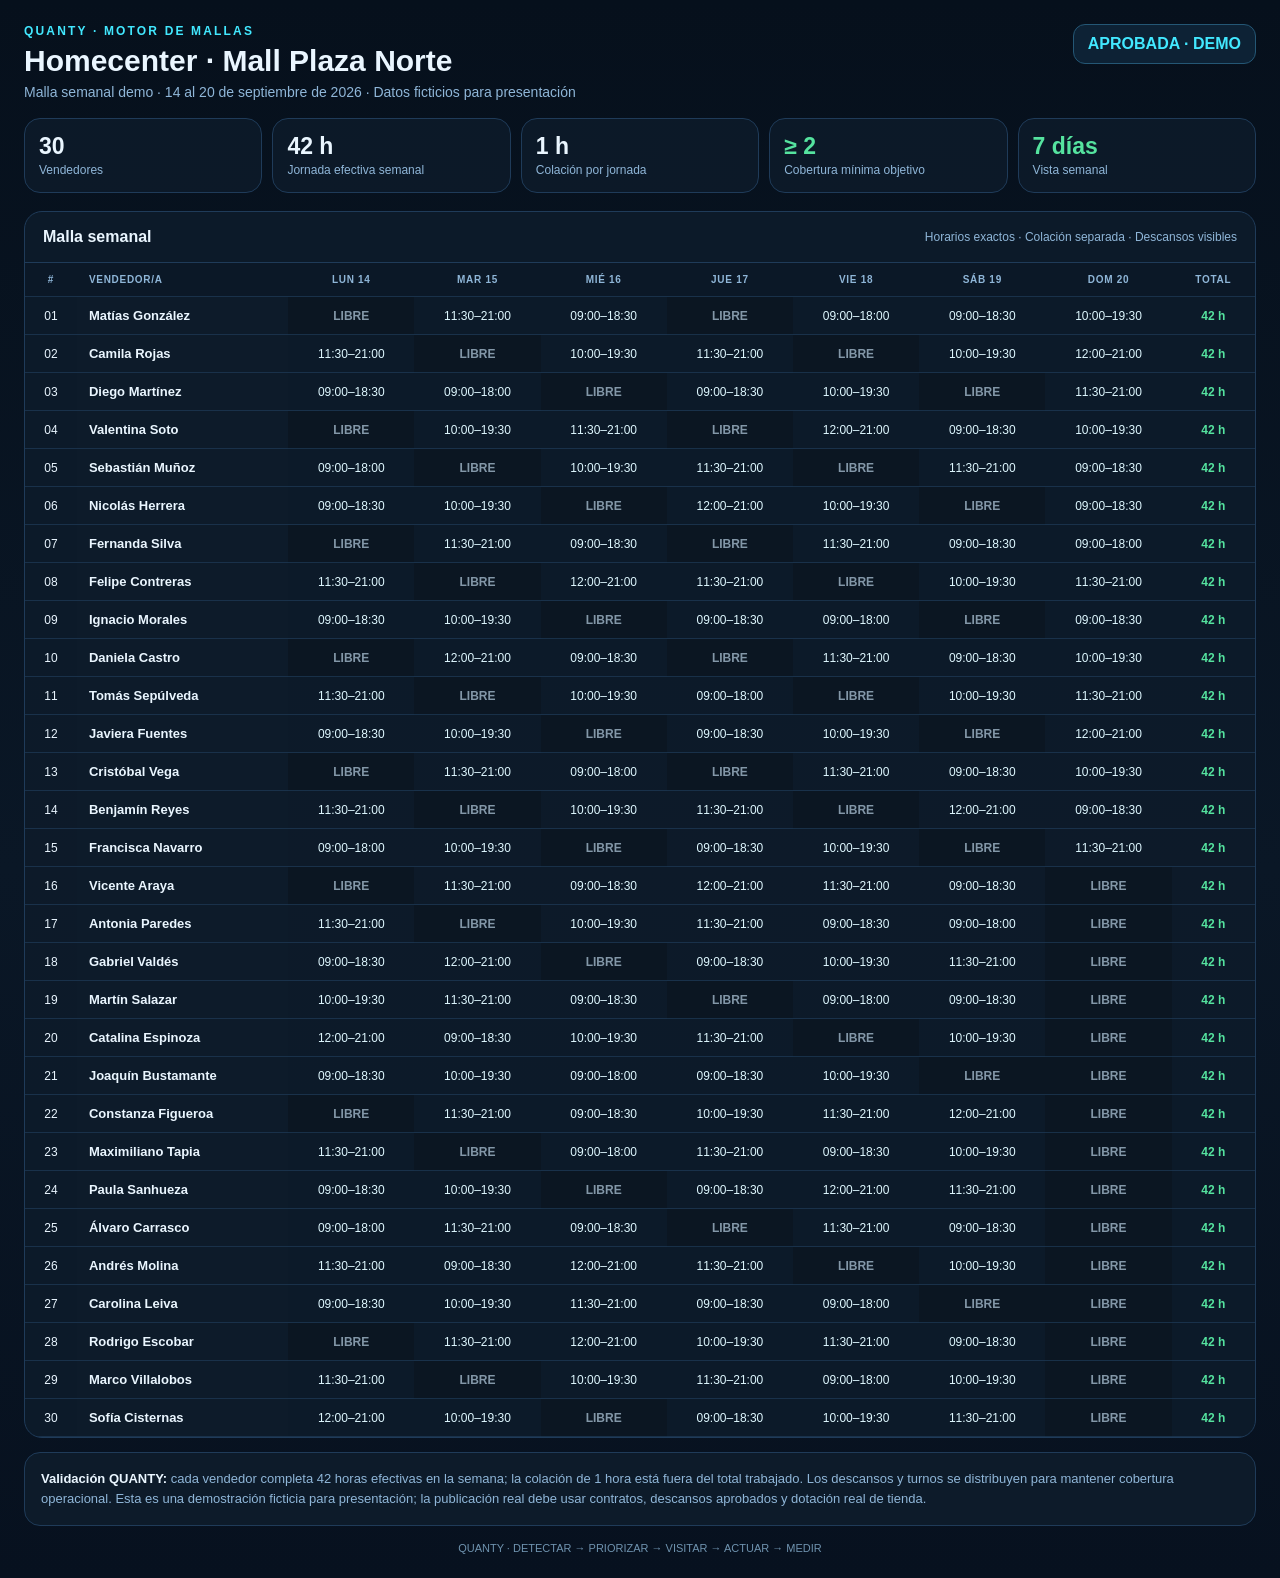
<file: malla-demo-2026-09-17.html>
<!DOCTYPE html><html lang="es"><head><meta charset="UTF-8"><meta name="viewport" content="width=device-width,initial-scale=1"><title>QUANTY · Malla Semanal Demo</title><style>:root{--bg:#07111f;--panel:#0d1b2a;--line:#1f3b59;--txt:#eaf6ff;--muted:#8fb6d8;--cyan:#42e8ff;--ok:#55e39f;--off:#6b7f91}*{box-sizing:border-box}body{margin:0;background:linear-gradient(180deg,#06101c,#0a1726 55%,#07111f);color:var(--txt);font-family:Inter,-apple-system,BlinkMacSystemFont,"Segoe UI",sans-serif}.wrap{max-width:1500px;margin:auto;padding:24px}.top{display:flex;justify-content:space-between;gap:18px;align-items:flex-start;margin-bottom:18px}.eyebrow{font-size:12px;letter-spacing:.18em;color:var(--cyan);font-weight:800}.title{font-size:30px;font-weight:800;margin:6px 0}.sub{color:var(--muted);font-size:14px}.badge{border:1px solid #245775;background:#0d2235;padding:10px 14px;border-radius:12px;color:var(--cyan);font-weight:700;white-space:nowrap}.grid{display:grid;grid-template-columns:repeat(5,1fr);gap:10px;margin:18px 0}.kpi{background:rgba(13,27,42,.92);border:1px solid var(--line);border-radius:16px;padding:14px}.kpi b{display:block;font-size:23px}.kpi span{font-size:12px;color:var(--muted)}.ok{color:var(--ok)}.tablebox{background:rgba(13,27,42,.95);border:1px solid var(--line);border-radius:18px;overflow:auto}.tablehead{padding:16px 18px;border-bottom:1px solid var(--line);display:flex;justify-content:space-between;gap:12px;align-items:center}.tablehead strong{font-size:16px}.tablehead span{font-size:12px;color:var(--muted)}table{width:100%;border-collapse:collapse;min-width:1220px}th,td{padding:11px 12px;border-bottom:1px solid rgba(31,59,89,.7);text-align:center;font-size:12px;white-space:nowrap}th{font-size:10px;text-transform:uppercase;letter-spacing:.07em;color:var(--muted);background:#0b1827;position:sticky;top:0;z-index:1}th:nth-child(2),td.name{text-align:left;position:sticky;left:0;background:#0d1b2a;z-index:2}th:nth-child(2){z-index:3;background:#0b1827}td.name{font-weight:700;font-size:13px}.shift{font-variant-numeric:tabular-nums;color:#dff8ff}.free{color:#8397a8;font-weight:800;background:#0b1622}.hours{font-weight:800;color:var(--ok)}.note{margin-top:14px;background:#0d1b2a;border:1px solid var(--line);border-radius:16px;padding:16px;color:var(--muted);font-size:13px;line-height:1.55}.note b{color:var(--txt)}.footer{margin-top:16px;font-size:11px;color:#6f93af;text-align:center}@media(max-width:760px){.wrap{padding:14px}.top{flex-direction:column}.grid{grid-template-columns:repeat(2,1fr)}.title{font-size:24px}}</style></head><body><div class="wrap"><div class="top"><div><div class="eyebrow">QUANTY · MOTOR DE MALLAS</div><div class="title">Homecenter · Mall Plaza Norte</div><div class="sub">Malla semanal demo · 14 al 20 de septiembre de 2026 · Datos ficticios para presentación</div></div><div class="badge">APROBADA · DEMO</div></div><div class="grid"><div class="kpi"><b>30</b><span>Vendedores</span></div><div class="kpi"><b>42 h</b><span>Jornada efectiva semanal</span></div><div class="kpi"><b>1 h</b><span>Colación por jornada</span></div><div class="kpi"><b class="ok">≥ 2</b><span>Cobertura mínima objetivo</span></div><div class="kpi"><b class="ok">7 días</b><span>Vista semanal</span></div></div><div class="tablebox"><div class="tablehead"><strong>Malla semanal</strong><span>Horarios exactos · Colación separada · Descansos visibles</span></div><table><thead><tr><th>#</th><th>Vendedor/a</th><th>Lun 14</th><th>Mar 15</th><th>Mié 16</th><th>Jue 17</th><th>Vie 18</th><th>Sáb 19</th><th>Dom 20</th><th>Total</th></tr></thead><tbody><tr><td>01</td><td class='name'>Matías González</td><td class="free">LIBRE</td><td class="shift">11:30–21:00</td><td class="shift">09:00–18:30</td><td class="free">LIBRE</td><td class="shift">09:00–18:00</td><td class="shift">09:00–18:30</td><td class="shift">10:00–19:30</td><td class='hours'>42 h</td></tr><tr><td>02</td><td class='name'>Camila Rojas</td><td class="shift">11:30–21:00</td><td class="free">LIBRE</td><td class="shift">10:00–19:30</td><td class="shift">11:30–21:00</td><td class="free">LIBRE</td><td class="shift">10:00–19:30</td><td class="shift">12:00–21:00</td><td class='hours'>42 h</td></tr><tr><td>03</td><td class='name'>Diego Martínez</td><td class="shift">09:00–18:30</td><td class="shift">09:00–18:00</td><td class="free">LIBRE</td><td class="shift">09:00–18:30</td><td class="shift">10:00–19:30</td><td class="free">LIBRE</td><td class="shift">11:30–21:00</td><td class='hours'>42 h</td></tr><tr><td>04</td><td class='name'>Valentina Soto</td><td class="free">LIBRE</td><td class="shift">10:00–19:30</td><td class="shift">11:30–21:00</td><td class="free">LIBRE</td><td class="shift">12:00–21:00</td><td class="shift">09:00–18:30</td><td class="shift">10:00–19:30</td><td class='hours'>42 h</td></tr><tr><td>05</td><td class='name'>Sebastián Muñoz</td><td class="shift">09:00–18:00</td><td class="free">LIBRE</td><td class="shift">10:00–19:30</td><td class="shift">11:30–21:00</td><td class="free">LIBRE</td><td class="shift">11:30–21:00</td><td class="shift">09:00–18:30</td><td class='hours'>42 h</td></tr><tr><td>06</td><td class='name'>Nicolás Herrera</td><td class="shift">09:00–18:30</td><td class="shift">10:00–19:30</td><td class="free">LIBRE</td><td class="shift">12:00–21:00</td><td class="shift">10:00–19:30</td><td class="free">LIBRE</td><td class="shift">09:00–18:30</td><td class='hours'>42 h</td></tr><tr><td>07</td><td class='name'>Fernanda Silva</td><td class="free">LIBRE</td><td class="shift">11:30–21:00</td><td class="shift">09:00–18:30</td><td class="free">LIBRE</td><td class="shift">11:30–21:00</td><td class="shift">09:00–18:30</td><td class="shift">09:00–18:00</td><td class='hours'>42 h</td></tr><tr><td>08</td><td class='name'>Felipe Contreras</td><td class="shift">11:30–21:00</td><td class="free">LIBRE</td><td class="shift">12:00–21:00</td><td class="shift">11:30–21:00</td><td class="free">LIBRE</td><td class="shift">10:00–19:30</td><td class="shift">11:30–21:00</td><td class='hours'>42 h</td></tr><tr><td>09</td><td class='name'>Ignacio Morales</td><td class="shift">09:00–18:30</td><td class="shift">10:00–19:30</td><td class="free">LIBRE</td><td class="shift">09:00–18:30</td><td class="shift">09:00–18:00</td><td class="free">LIBRE</td><td class="shift">09:00–18:30</td><td class='hours'>42 h</td></tr><tr><td>10</td><td class='name'>Daniela Castro</td><td class="free">LIBRE</td><td class="shift">12:00–21:00</td><td class="shift">09:00–18:30</td><td class="free">LIBRE</td><td class="shift">11:30–21:00</td><td class="shift">09:00–18:30</td><td class="shift">10:00–19:30</td><td class='hours'>42 h</td></tr><tr><td>11</td><td class='name'>Tomás Sepúlveda</td><td class="shift">11:30–21:00</td><td class="free">LIBRE</td><td class="shift">10:00–19:30</td><td class="shift">09:00–18:00</td><td class="free">LIBRE</td><td class="shift">10:00–19:30</td><td class="shift">11:30–21:00</td><td class='hours'>42 h</td></tr><tr><td>12</td><td class='name'>Javiera Fuentes</td><td class="shift">09:00–18:30</td><td class="shift">10:00–19:30</td><td class="free">LIBRE</td><td class="shift">09:00–18:30</td><td class="shift">10:00–19:30</td><td class="free">LIBRE</td><td class="shift">12:00–21:00</td><td class='hours'>42 h</td></tr><tr><td>13</td><td class='name'>Cristóbal Vega</td><td class="free">LIBRE</td><td class="shift">11:30–21:00</td><td class="shift">09:00–18:00</td><td class="free">LIBRE</td><td class="shift">11:30–21:00</td><td class="shift">09:00–18:30</td><td class="shift">10:00–19:30</td><td class='hours'>42 h</td></tr><tr><td>14</td><td class='name'>Benjamín Reyes</td><td class="shift">11:30–21:00</td><td class="free">LIBRE</td><td class="shift">10:00–19:30</td><td class="shift">11:30–21:00</td><td class="free">LIBRE</td><td class="shift">12:00–21:00</td><td class="shift">09:00–18:30</td><td class='hours'>42 h</td></tr><tr><td>15</td><td class='name'>Francisca Navarro</td><td class="shift">09:00–18:00</td><td class="shift">10:00–19:30</td><td class="free">LIBRE</td><td class="shift">09:00–18:30</td><td class="shift">10:00–19:30</td><td class="free">LIBRE</td><td class="shift">11:30–21:00</td><td class='hours'>42 h</td></tr><tr><td>16</td><td class='name'>Vicente Araya</td><td class="free">LIBRE</td><td class="shift">11:30–21:00</td><td class="shift">09:00–18:30</td><td class="shift">12:00–21:00</td><td class="shift">11:30–21:00</td><td class="shift">09:00–18:30</td><td class="free">LIBRE</td><td class='hours'>42 h</td></tr><tr><td>17</td><td class='name'>Antonia Paredes</td><td class="shift">11:30–21:00</td><td class="free">LIBRE</td><td class="shift">10:00–19:30</td><td class="shift">11:30–21:00</td><td class="shift">09:00–18:30</td><td class="shift">09:00–18:00</td><td class="free">LIBRE</td><td class='hours'>42 h</td></tr><tr><td>18</td><td class='name'>Gabriel Valdés</td><td class="shift">09:00–18:30</td><td class="shift">12:00–21:00</td><td class="free">LIBRE</td><td class="shift">09:00–18:30</td><td class="shift">10:00–19:30</td><td class="shift">11:30–21:00</td><td class="free">LIBRE</td><td class='hours'>42 h</td></tr><tr><td>19</td><td class='name'>Martín Salazar</td><td class="shift">10:00–19:30</td><td class="shift">11:30–21:00</td><td class="shift">09:00–18:30</td><td class="free">LIBRE</td><td class="shift">09:00–18:00</td><td class="shift">09:00–18:30</td><td class="free">LIBRE</td><td class='hours'>42 h</td></tr><tr><td>20</td><td class='name'>Catalina Espinoza</td><td class="shift">12:00–21:00</td><td class="shift">09:00–18:30</td><td class="shift">10:00–19:30</td><td class="shift">11:30–21:00</td><td class="free">LIBRE</td><td class="shift">10:00–19:30</td><td class="free">LIBRE</td><td class='hours'>42 h</td></tr><tr><td>21</td><td class='name'>Joaquín Bustamante</td><td class="shift">09:00–18:30</td><td class="shift">10:00–19:30</td><td class="shift">09:00–18:00</td><td class="shift">09:00–18:30</td><td class="shift">10:00–19:30</td><td class="free">LIBRE</td><td class="free">LIBRE</td><td class='hours'>42 h</td></tr><tr><td>22</td><td class='name'>Constanza Figueroa</td><td class="free">LIBRE</td><td class="shift">11:30–21:00</td><td class="shift">09:00–18:30</td><td class="shift">10:00–19:30</td><td class="shift">11:30–21:00</td><td class="shift">12:00–21:00</td><td class="free">LIBRE</td><td class='hours'>42 h</td></tr><tr><td>23</td><td class='name'>Maximiliano Tapia</td><td class="shift">11:30–21:00</td><td class="free">LIBRE</td><td class="shift">09:00–18:00</td><td class="shift">11:30–21:00</td><td class="shift">09:00–18:30</td><td class="shift">10:00–19:30</td><td class="free">LIBRE</td><td class='hours'>42 h</td></tr><tr><td>24</td><td class='name'>Paula Sanhueza</td><td class="shift">09:00–18:30</td><td class="shift">10:00–19:30</td><td class="free">LIBRE</td><td class="shift">09:00–18:30</td><td class="shift">12:00–21:00</td><td class="shift">11:30–21:00</td><td class="free">LIBRE</td><td class='hours'>42 h</td></tr><tr><td>25</td><td class='name'>Álvaro Carrasco</td><td class="shift">09:00–18:00</td><td class="shift">11:30–21:00</td><td class="shift">09:00–18:30</td><td class="free">LIBRE</td><td class="shift">11:30–21:00</td><td class="shift">09:00–18:30</td><td class="free">LIBRE</td><td class='hours'>42 h</td></tr><tr><td>26</td><td class='name'>Andrés Molina</td><td class="shift">11:30–21:00</td><td class="shift">09:00–18:30</td><td class="shift">12:00–21:00</td><td class="shift">11:30–21:00</td><td class="free">LIBRE</td><td class="shift">10:00–19:30</td><td class="free">LIBRE</td><td class='hours'>42 h</td></tr><tr><td>27</td><td class='name'>Carolina Leiva</td><td class="shift">09:00–18:30</td><td class="shift">10:00–19:30</td><td class="shift">11:30–21:00</td><td class="shift">09:00–18:30</td><td class="shift">09:00–18:00</td><td class="free">LIBRE</td><td class="free">LIBRE</td><td class='hours'>42 h</td></tr><tr><td>28</td><td class='name'>Rodrigo Escobar</td><td class="free">LIBRE</td><td class="shift">11:30–21:00</td><td class="shift">12:00–21:00</td><td class="shift">10:00–19:30</td><td class="shift">11:30–21:00</td><td class="shift">09:00–18:30</td><td class="free">LIBRE</td><td class='hours'>42 h</td></tr><tr><td>29</td><td class='name'>Marco Villalobos</td><td class="shift">11:30–21:00</td><td class="free">LIBRE</td><td class="shift">10:00–19:30</td><td class="shift">11:30–21:00</td><td class="shift">09:00–18:00</td><td class="shift">10:00–19:30</td><td class="free">LIBRE</td><td class='hours'>42 h</td></tr><tr><td>30</td><td class='name'>Sofía Cisternas</td><td class="shift">12:00–21:00</td><td class="shift">10:00–19:30</td><td class="free">LIBRE</td><td class="shift">09:00–18:30</td><td class="shift">10:00–19:30</td><td class="shift">11:30–21:00</td><td class="free">LIBRE</td><td class='hours'>42 h</td></tr></tbody></table></div><div class="note"><b>Validación QUANTY:</b> cada vendedor completa 42 horas efectivas en la semana; la colación de 1 hora está fuera del total trabajado. Los descansos y turnos se distribuyen para mantener cobertura operacional. Esta es una demostración ficticia para presentación; la publicación real debe usar contratos, descansos aprobados y dotación real de tienda.</div><div class="footer">QUANTY · DETECTAR → PRIORIZAR → VISITAR → ACTUAR → MEDIR</div></div></body></html>
</file>
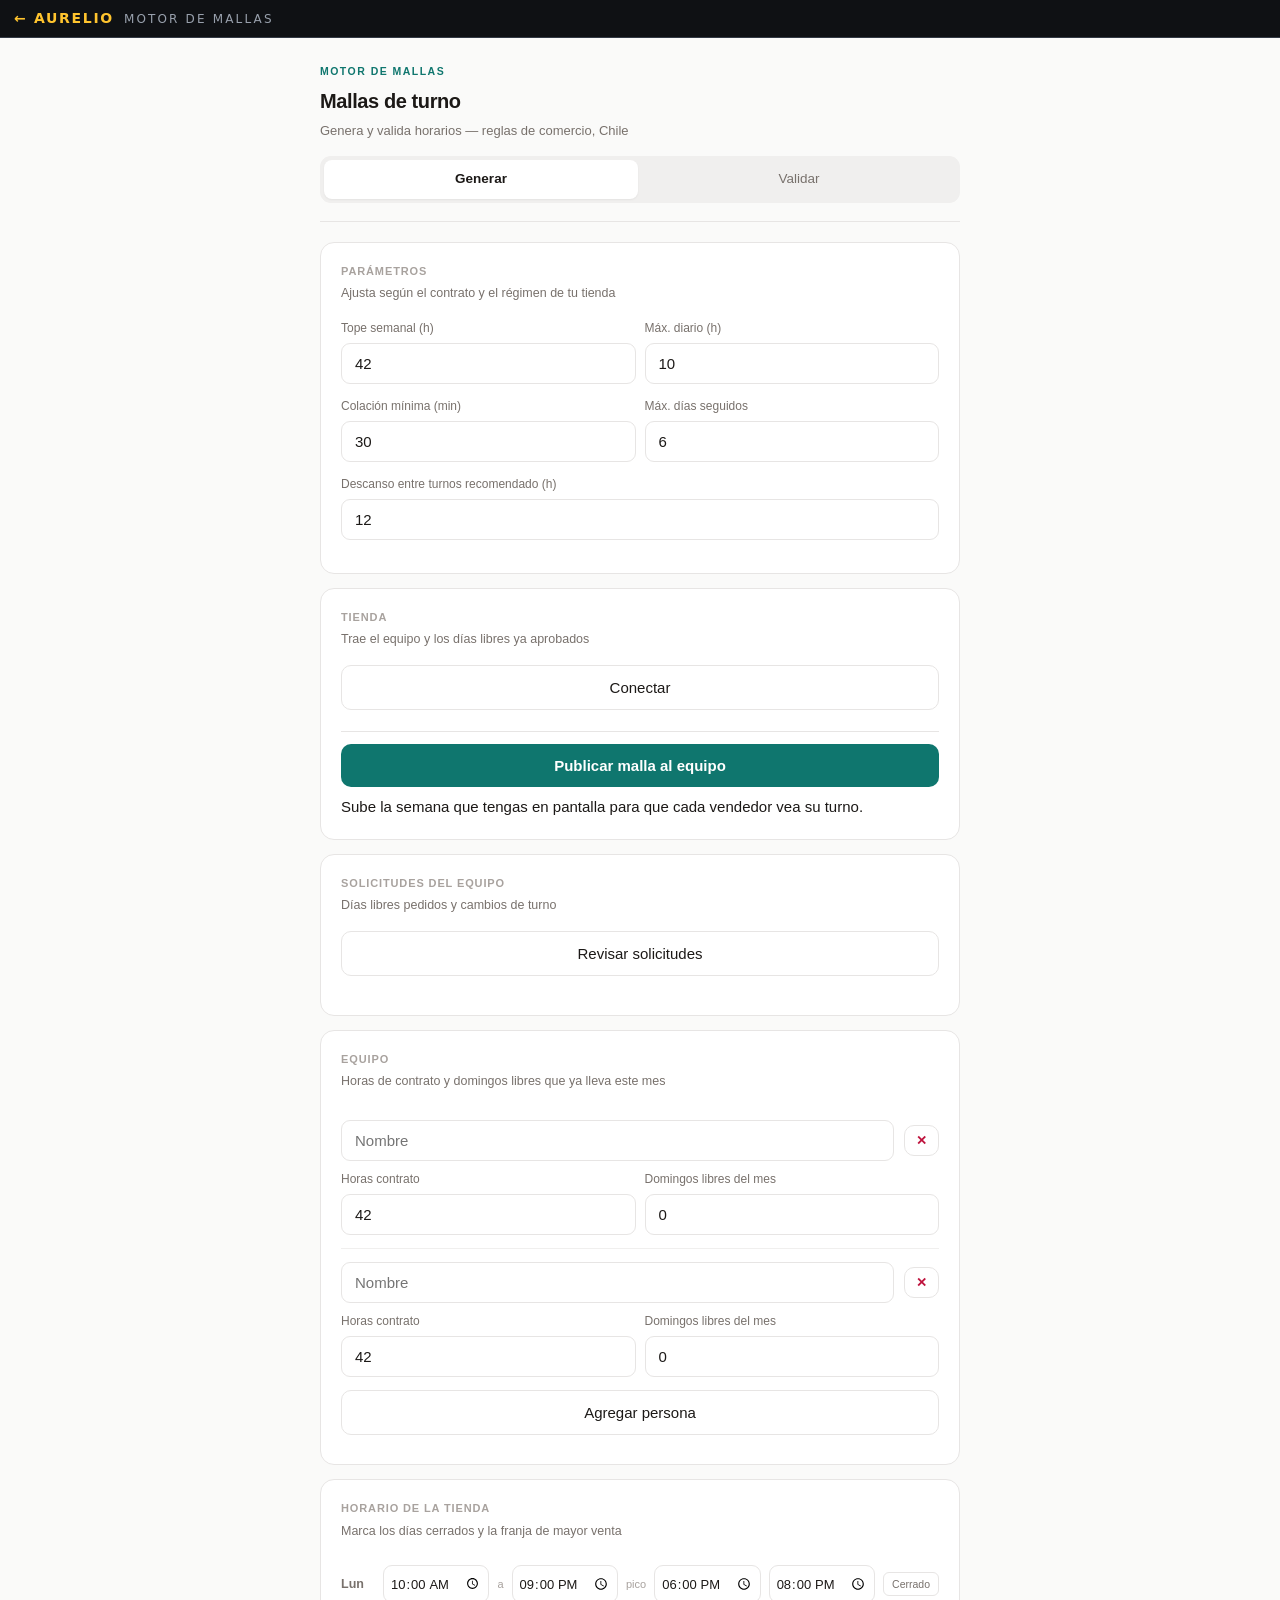
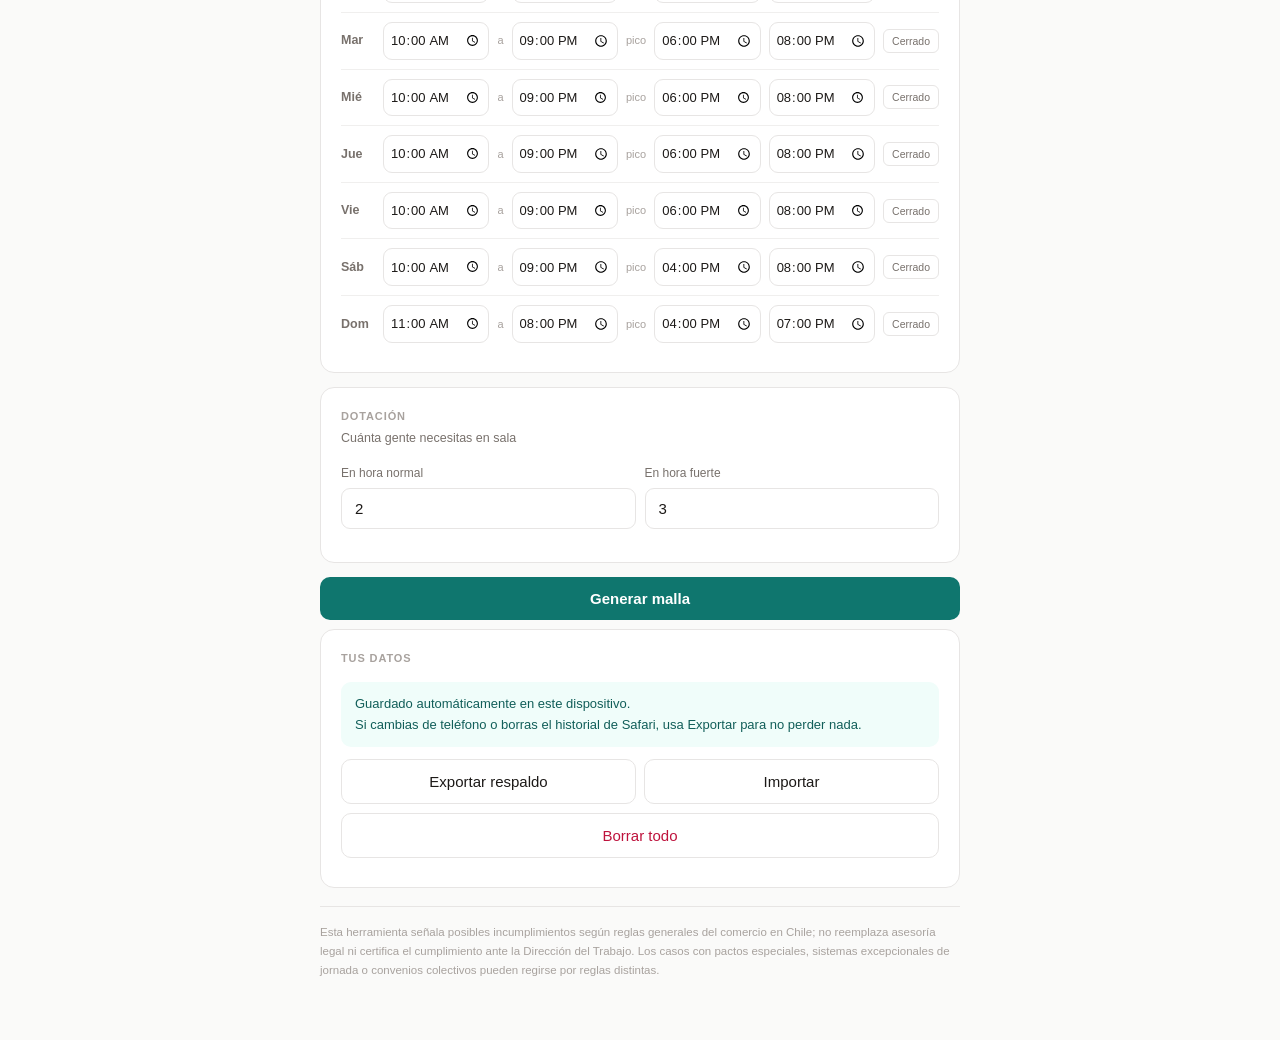
<file: mallas.html>
<!DOCTYPE html>
<html lang="es">
<head>
<meta charset="UTF-8">
<meta name="viewport" content="width=device-width,initial-scale=1.0">
<title>Motor de Mallas</title>
<style>
  :root{--bg:#FAFAF9;--surface:#fff;--line:#E7E5E4;--line2:#F0EFEE;--ink:#1C1917;
    --muted:#78716C;--faint:#A8A29E;--accent:#0F766E;--accent-soft:#F0FDFA;
    --ok:#059669;--warn:#B45309;--bad:#BE123C;--ok-bg:#ECFDF5;--warn-bg:#FFFBEB;--bad-bg:#FFF1F2;}
  *{box-sizing:border-box;margin:0;padding:0;-webkit-tap-highlight-color:transparent;}
  body{background:var(--bg);color:var(--ink);font-size:15px;line-height:1.5;padding-bottom:60px;
    font-family:-apple-system,BlinkMacSystemFont,"Segoe UI",Roboto,Helvetica,Arial,sans-serif;-webkit-font-smoothing:antialiased;}
  .wrap{max-width:680px;margin:0 auto;padding:0 20px;}
  header{padding:26px 0 18px;border-bottom:1px solid var(--line);margin-bottom:20px;}
  .eyebrow{font-size:10.5px;letter-spacing:.14em;text-transform:uppercase;color:var(--accent);margin-bottom:6px;font-weight:600;}
  h1{font-size:20px;font-weight:600;letter-spacing:-.02em;}
  .sub{font-size:13px;color:var(--muted);margin-top:5px;}
  .card{background:var(--surface);border:1px solid var(--line);border-radius:14px;padding:20px;margin-bottom:14px;}
  .card-h{font-size:11px;font-weight:600;letter-spacing:.08em;text-transform:uppercase;color:var(--faint);margin-bottom:16px;}
  .card-h span{display:block;text-transform:none;letter-spacing:0;font-size:12.5px;font-weight:400;color:var(--muted);margin-top:5px;}
  label{display:block;font-size:12px;font-weight:500;color:var(--muted);margin-bottom:6px;}
  input,select{width:100%;padding:11px 13px;border-radius:9px;border:1px solid var(--line);background:var(--surface);
    color:var(--ink);font-size:15px;font-family:inherit;margin-bottom:13px;}
  input:focus,select:focus{outline:none;border-color:var(--accent);box-shadow:0 0 0 3px var(--accent-soft);}
  button{font-family:inherit;cursor:pointer;border:none;}
  .btn{width:100%;padding:13px;border-radius:10px;background:var(--accent);color:#fff;font-size:15px;font-weight:600;margin-bottom:9px;}
  .btn.sec{background:var(--surface);color:var(--ink);border:1px solid var(--line);font-weight:500;}
  .btn.gh{background:transparent;color:var(--bad);border:1px solid var(--line);width:auto;padding:7px 11px;font-size:13px;margin:0;}
  .btn-row{display:flex;gap:8px;margin-bottom:9px;}.btn-row .btn{margin-bottom:0;}
  .split{display:flex;gap:9px;}.split>*{flex:1;}
  .weeknav{display:flex;align-items:center;justify-content:space-between;margin-bottom:14px;}
  .weeknav .lbl{font-size:13.5px;font-weight:600;}
  .arrow{width:34px;height:34px;border-radius:9px;border:1px solid var(--line);background:var(--surface);
    display:flex;align-items:center;justify-content:center;font-size:15px;color:var(--muted);flex:none;}
  .days{display:grid;grid-template-columns:repeat(7,1fr);gap:5px;margin-bottom:18px;}
  .day{padding:9px 2px;border-radius:9px;border:1px solid var(--line);background:var(--surface);text-align:center;cursor:pointer;}
  .day .d{font-size:10px;color:var(--faint);font-weight:600;}
  .day .n{font-size:14px;font-weight:600;margin-top:2px;}
  .day.on{background:var(--accent);border-color:var(--accent);}.day.on .d,.day.on .n{color:#fff;}
  .day.dom .d{color:var(--bad);}
  .row{padding:13px 0;border-bottom:1px solid var(--line2);}
  .row:last-child{border-bottom:none;}
  .row-top{display:flex;align-items:center;gap:10px;margin-bottom:9px;}
  .nm{font-size:14.5px;font-weight:500;flex:1;}
  .hrs{font-size:11.5px;color:var(--faint);white-space:nowrap;}
  .in{display:flex;gap:8px;align-items:center;}
  .in input{margin-bottom:0;padding:9px 10px;font-size:14px;}
  .in .sep{color:var(--faint);font-size:13px;}
  .libre-btn{font-size:11px;padding:5px 10px;border-radius:6px;border:1px solid var(--line);
    background:var(--surface);color:var(--muted);font-weight:500;}
  .libre-btn.on{background:var(--line2);color:var(--ink);border-color:var(--faint);}
  .verdict{border-radius:14px;padding:18px 20px;margin-bottom:14px;}
  .verdict.ok{background:var(--ok-bg);border:1px solid #A7F3D0;}
  .verdict.bad{background:var(--bad-bg);border:1px solid #FECDD3;}
  .verdict.warn{background:var(--warn-bg);border:1px solid #FDE68A;}
  .verdict h2{font-size:16px;font-weight:600;margin-bottom:4px;}
  .verdict.ok h2{color:#065F46;}.verdict.bad h2{color:var(--bad);}.verdict.warn h2{color:#92400E;}
  .verdict p{font-size:13px;color:var(--muted);}
  .find{display:flex;gap:11px;padding:13px 0;border-bottom:1px solid var(--line2);}
  .find:last-child{border-bottom:none;}
  .pill{font-size:9.5px;font-weight:700;padding:3px 7px;border-radius:5px;flex:none;margin-top:2px;letter-spacing:.03em;}
  .pill.e{background:var(--bad-bg);color:var(--bad);}
  .pill.a{background:var(--warn-bg);color:var(--warn);}
  .find .txt{flex:1;font-size:13.5px;}
  .find .txt b{font-weight:600;}
  .find .norm{display:block;font-size:11.5px;color:var(--faint);margin-top:3px;}
  table{width:100%;border-collapse:collapse;font-size:13.5px;}
  th{text-align:left;font-size:11px;font-weight:600;color:var(--faint);padding:0 0 10px;}
  th:not(:first-child),td:not(:first-child){text-align:right;}
  td{padding:11px 0;border-top:1px solid var(--line2);}
  td.over{color:var(--bad);font-weight:600;}
  .msg{padding:12px 14px;border-radius:10px;font-size:13px;margin-bottom:12px;line-height:1.55;}
  .msg.info{background:var(--accent-soft);color:#115E59;}
  .empty{text-align:center;color:var(--faint);font-size:13px;padding:26px 10px;}
  .foot{font-size:11.5px;color:var(--faint);line-height:1.65;margin-top:18px;padding-top:16px;border-top:1px solid var(--line);}
  .hide{display:none;}
  .tabs{display:flex;gap:4px;padding:4px;background:var(--line2);border-radius:11px;}
  .tab{flex:1;padding:9px;border-radius:8px;font-size:13.5px;font-weight:500;text-align:center;
    color:var(--muted);cursor:pointer;}
  .tab.on{background:var(--surface);color:var(--ink);font-weight:600;box-shadow:0 1px 2px rgba(0,0,0,.05);}
  .hrow{display:flex;align-items:center;gap:8px;padding:9px 0;border-bottom:1px solid var(--line2);}
  .hrow:last-child{border-bottom:none;}
  .hrow .dn{width:34px;font-size:12.5px;font-weight:600;color:var(--muted);flex:none;}
  .hrow input[type=time]{margin-bottom:0;padding:8px 6px;font-size:13px;min-width:0;}
  .hrow .sep{color:var(--faint);font-size:11px;flex:none;}
  .hrow .cerr{font-size:10.5px;padding:5px 8px;border-radius:6px;border:1px solid var(--line);
    background:var(--surface);color:var(--muted);flex:none;}
  .hrow .cerr.on{background:var(--line2);color:var(--ink);border-color:var(--faint);}
  .cov{display:flex;align-items:flex-end;gap:2px;height:64px;margin:10px 0 4px;}
  .cov .b{flex:1;border-radius:2px 2px 0 0;position:relative;min-height:2px;}
  .cov .need{background:var(--line);width:100%;border-radius:2px 2px 0 0;}
  .covlbl{display:flex;gap:2px;font-size:8.5px;color:var(--faint);}
  .covlbl span{flex:1;text-align:center;}
  .plan{display:flex;align-items:center;gap:10px;padding:11px 0;border-bottom:1px solid var(--line2);}
  .plan:last-child{border-bottom:none;}
  .plan .nm2{flex:1;font-size:14px;font-weight:500;}
  .plan .tt{font-size:12px;color:var(--muted);text-align:right;}
  .plan .tt b{color:var(--ink);font-weight:600;}
  .nota{display:flex;gap:10px;padding:12px 0;border-bottom:1px solid var(--line2);}
  .nota:last-child{border-bottom:none;}
  .nota .txt{flex:1;font-size:13.5px;}
  .nota .txt span{display:block;font-size:11.5px;color:var(--faint);margin-top:3px;}
</style>
</head>
<body>
<div style="position:sticky;top:0;z-index:9999;background:#0F1114;border-bottom:1px solid #333A45;padding:8px 14px;display:flex;align-items:center;gap:10px;font-family:'Barlow Condensed',system-ui,sans-serif">
  <a href="index.html" style="color:#FFC42E;text-decoration:none;font-weight:700;letter-spacing:.12em;text-transform:uppercase;font-size:14px">← Aurelio</a>
  <span style="color:#98A0AC;font-size:12px;letter-spacing:.18em;text-transform:uppercase">Motor de mallas</span>
</div>

<div class="wrap">
<header>
  <div class="eyebrow">Motor de mallas</div>
  <h1>Mallas de turno</h1>
  <div class="sub">Genera y valida horarios — reglas de comercio, Chile</div>
  <div class="tabs" style="margin-top:16px">
    <div class="tab on" data-t="generar">Generar</div>
    <div class="tab" data-t="validar">Validar</div>
  </div>
</header>

<div class="card">
  <div class="card-h">Parámetros<span>Ajusta según el contrato y el régimen de tu tienda</span></div>
  <div class="split">
    <div><label>Tope semanal (h)</label><input type="number" id="pTope" value="42"></div>
    <div><label>Máx. diario (h)</label><input type="number" id="pDia" value="10"></div>
  </div>
  <div class="split">
    <div><label>Colación mínima (min)</label><input type="number" id="pCol" value="30"></div>
    <div><label>Máx. días seguidos</label><input type="number" id="pSeg" value="6"></div>
  </div>
  <label>Descanso entre turnos recomendado (h)</label>
  <input type="number" id="pDesc" value="12">
</div>

<div class="card">
  <div class="card-h">Tienda<span>Trae el equipo y los días libres ya aprobados</span></div>
  <div style="display:flex;gap:8px;flex-wrap:wrap;align-items:center">
    <button class="btn sec" onclick="cargarTiendas()">Conectar</button>
    <select id="sbTienda" style="display:none;margin-bottom:0;flex:1;min-width:160px"></select>
    <button class="btn" id="btnTraer" onclick="traerEquipo()" style="display:none">Traer equipo</button>
  </div>
  <div id="syncMsg"></div>
  <div id="solL" style="margin-top:10px"></div>
  <hr style="border:0;border-top:1px solid var(--line);margin:12px 0">
  <button class="btn" onclick="publicarMalla()">Publicar malla al equipo</button>
  <p class="hint">Sube la semana que tengas en pantalla para que cada vendedor vea su turno.</p>
  <div id="pubMsg"></div>
</div>

<div class="card">
  <div class="card-h">Solicitudes del equipo<span>Días libres pedidos y cambios de turno</span></div>
  <button class="btn sec" onclick="revisarSolicitudes()">Revisar solicitudes</button>
  <div id="panMsg"></div>
  <div id="panL" style="margin-top:10px"></div>
</div>

<div class="card">
  <div class="card-h">Equipo<span>Horas de contrato y domingos libres que ya lleva este mes</span></div>
  <div id="eqL"></div>
  <button class="btn sec" onclick="addP()">Agregar persona</button>
</div>

<div id="v-generar">
  <div class="card">
    <div class="card-h">Horario de la tienda<span>Marca los días cerrados y la franja de mayor venta</span></div>
    <div id="horL"></div>
  </div>
  <div class="card">
    <div class="card-h">Dotación<span>Cuánta gente necesitas en sala</span></div>
    <div class="split">
      <div><label>En hora normal</label><input type="number" id="dBase" value="2"></div>
      <div><label>En hora fuerte</label><input type="number" id="dPico" value="3"></div>
    </div>
  </div>
  <button class="btn" onclick="generar()">Generar malla</button>
  <div id="genOut"></div>
</div>

<div id="v-validar" class="hide">
<div class="card">
  <div class="card-h">Malla de la semana</div>
  <div class="weeknav">
    <button class="arrow" onclick="semana(-7)">‹</button>
    <div class="lbl" id="wLbl"></div>
    <button class="arrow" onclick="semana(7)">›</button>
  </div>
  <div class="days" id="days"></div>
  <div id="turnos"></div>
  <div class="btn-row" style="margin-top:14px">
    <button class="btn sec" onclick="copiarSemana()">Copiar a la semana</button>
    <button class="btn sec" onclick="limpiarDia()">Limpiar día</button>
  </div>
</div>

<button class="btn" onclick="validar()">Validar malla</button>
<div id="out"></div>
</div>

<div class="card">
  <div class="card-h">Tus datos</div>
  <div class="msg info" id="datosEstado"></div>
  <div class="btn-row">
    <button class="btn sec" onclick="exportar()">Exportar respaldo</button>
    <button class="btn sec" onclick="document.getElementById('impF').click()">Importar</button>
  </div>
  <input type="file" id="impF" accept="application/json,.json" style="display:none" onchange="importar(this)">
  <button class="btn sec" onclick="borrarTodo()" style="color:var(--bad)">Borrar todo</button>
</div>

<div class="foot">
  Esta herramienta señala posibles incumplimientos según reglas generales del comercio en Chile; no reemplaza asesoría legal ni certifica el cumplimiento ante la Dirección del Trabajo. Los casos con pactos especiales, sistemas excepcionales de jornada o convenios colectivos pueden regirse por reglas distintas.
</div>
</div>

<script>
/* ══════ CONEXIÓN CON LA BASE ══════ */
const SB_URL='https://kasmvouglukwhbptieib.supabase.co';
const SB_KEY='eyJhbGciOiJIUzI1NiIsInR5cCI6IkpXVCJ9.eyJpc3MiOiJzdXBhYmFzZSIsInJlZiI6Imthc212b3VnbHVrd2hicHRpZWliIiwicm9sZSI6ImFub24iLCJpYXQiOjE3ODU3MjA5MTMsImV4cCI6MjEwMTI5NjkxM30.JqpXIUCDoMi5WHcQkMn6OkcxkYVPTiKz9A2nDoCjQNQ';
let TIENDA=null;
let SOLICITUDES=[];

async function sb(path,o={}){
  const r=await fetch(SB_URL+'/rest/v1/'+path,{method:o.method||'GET',
    headers:{apikey:SB_KEY,Authorization:'Bearer '+SB_KEY,'Content-Type':'application/json',
      Prefer:o.prefer||'return=representation'},
    body:o.body?JSON.stringify(o.body):undefined});
  const t=await r.text();
  if(!r.ok)throw new Error(t||('Error '+r.status));
  return t?JSON.parse(t):null;
}

function msgSync(html){const e=document.getElementById('syncMsg');if(e)e.innerHTML=html;}

async function cargarTiendas(){
  const sel=document.getElementById('sbTienda');
  msgSync('<div class="msg info">Buscando tiendas…</div>');
  try{
    const ts=await sb('tiendas?select=id,nombre&order=nombre');
    if(!ts||!ts.length){msgSync('<div class="msg err">No hay tiendas cargadas en la base.</div>');return;}
    sel.innerHTML=ts.map(t=>'<option value="'+t.id+'">'+esc(t.nombre)+'</option>').join('');
    sel.style.display='';
    document.getElementById('btnTraer').style.display='';
    msgSync('<div class="msg ok">'+ts.length+' tienda(s). Elige una y trae el equipo.</div>');
  }catch(e){msgSync('<div class="msg err">No se pudo conectar: '+esc(String(e.message).slice(0,160))+'</div>');}
}

async function traerEquipo(){
  const sel=document.getElementById('sbTienda');
  const tid=sel&&sel.value;
  if(!tid){msgSync('<div class="msg err">Primero elige una tienda.</div>');return;}
  msgSync('<div class="msg info">Trayendo equipo y solicitudes…</div>');
  try{
    const emps=await sb('empleados?select=id,nombre,rol,horas_contrato,activo'+
      '&tienda_id=eq.'+tid+'&activo=is.true&order=nombre');
    if(!emps||!emps.length){msgSync('<div class="msg err">Esa tienda no tiene personas activas.</div>');return;}

    const dias=diasDeSemana(LUNES);
    SOLICITUDES=await sb('solicitudes_dia?select=empleado_id,fecha,motivo'+
      '&tienda_id=eq.'+tid+'&estado=eq.aprobada'+
      '&fecha=gte.'+dias[0]+'&fecha=lte.'+dias[6]) || [];

    const previos={};
    PERSONAS.forEach(p=>{if(p.uuid)previos[p.uuid]=p;});

    TIENDA={id:tid,nombre:sel.options[sel.selectedIndex].text};
    PERSONAS=emps.map((e,i)=>({id:'p'+(i+1),uuid:e.id,nombre:e.nombre,
      horasContrato:Number(e.horas_contrato)||42,
      domingosPrevios:(previos[e.id]||{}).domingosPrevios||0}));
    nid=PERSONAS.length+1;
    MALLA={};
    renderEq();renderTurnos();renderSolicitudes();autoguardar();

    msgSync('<div class="msg ok">'+PERSONAS.length+' persona(s) cargada(s)'+
      (SOLICITUDES.length?' y '+SOLICITUDES.length+' día(s) libre(s) pedido(s) para esta semana.'
                         :'. Sin días libres pedidos esta semana.')+'</div>');
  }catch(e){msgSync('<div class="msg err">No se pudo traer: '+esc(String(e.message).slice(0,180))+'</div>');}
}

/* Sube la malla de la semana a la tabla turnos, que es lo que ve el vendedor.
   Actualiza las filas que ya existen en vez de borrarlas, para no romper las
   solicitudes de cambio que apunten a esos turnos. */
async function publicarMalla(){
  const out=document.getElementById('pubMsg')||document.getElementById('genOut');
  const poner=html=>{if(out)out.innerHTML=html;};

  if(!TIENDA){poner('<div class="msg err">Primero conecta y trae el equipo de una tienda.</div>');return;}
  const eq=PERSONAS.filter(p=>p.uuid && MALLA[p.id] && Object.keys(MALLA[p.id]).length);
  if(!eq.length){poner('<div class="msg err">No hay malla generada para publicar.</div>');return;}

  const dias=diasDeSemana(LUNES);
  const val=validarMalla(CFG,eq,dias,MALLA);
  const aviso=val.errores
    ? 'La malla tiene '+val.errores+' problema(s) de cumplimiento.\n\n'
    : '';
  if(!confirm(aviso+'Vas a publicar la semana del '+rotuloSemana(LUNES)+
      ' para '+eq.length+' persona(s) en '+TIENDA.nombre+'.\n\n'+
      'Esto reemplaza los turnos que ya estén cargados de esa semana. ¿Continuar?')) return;

  poner('<div class="msg info">Publicando…</div>');
  try{
    const previos=await sb('turnos?select=id,empleado_id,fecha&tienda_id=eq.'+TIENDA.id+
      '&fecha=gte.'+dias[0]+'&fecha=lte.'+dias[6]) || [];
    const yaEsta={};
    previos.forEach(t=>{yaEsta[t.empleado_id+'|'+t.fecha]=t.id;});

    const nuevos=[]; const cambios=[];
    eq.forEach(p=>{
      dias.forEach(f=>{
        const t=MALLA[p.id][f]; if(!t) return;
        const fila={tienda_id:TIENDA.id, empleado_id:p.uuid, fecha:f,
          entrada:t.libre?null:(t.entrada||null),
          salida: t.libre?null:(t.salida||null),
          libre:!!t.libre};
        const k=p.uuid+'|'+f;
        if(yaEsta[k]) cambios.push({id:yaEsta[k], fila}); else nuevos.push(fila);
      });
    });

    if(nuevos.length) await sb('turnos',{method:'POST',body:nuevos,prefer:'return=minimal'});
    for(const c of cambios)
      await sb('turnos?id=eq.'+c.id,{method:'PATCH',body:c.fila,prefer:'return=minimal'});

    poner('<div class="msg ok">Publicada la semana del '+rotuloSemana(LUNES)+': '+
      nuevos.length+' turno(s) nuevo(s) y '+cambios.length+' actualizado(s). '+
      'El equipo ya la puede ver.</div>');
  }catch(e){
    poner('<div class="msg err">No se pudo publicar: '+esc(String(e.message).slice(0,200))+
      '</div><p class="hint">No se subió nada a medias salvo lo que alcanzó a crearse. Revisa y vuelve a publicar.</p>');
  }
}

function pedidosDe(uuid){
  if(!uuid)return[];
  const dias=diasDeSemana(LUNES);
  return SOLICITUDES.filter(s=>s.empleado_id===uuid)
                    .map(s=>dias.indexOf(s.fecha)).filter(i=>i>=0);
}

/* ══════ APROBAR SOLICITUDES DEL EQUIPO ══════ */
let PEND_DIA=[], PEND_CAM=[], TURNOS_CAM={}, NOMBRES={}, PIN_SUP='';

async function revisarSolicitudes(){
  if(!TIENDA){msgPanel('<div class="msg err">Primero conecta y trae el equipo de una tienda.</div>');return;}
  msgPanel('<div class="msg info">Buscando solicitudes…</div>');
  try{
    const emps=await sb('empleados?select=id,nombre&tienda_id=eq.'+TIENDA.id) || [];
    NOMBRES={}; emps.forEach(e=>{NOMBRES[e.id]=e.nombre;});

    PEND_DIA=await sb('solicitudes_dia?select=id,empleado_id,fecha,motivo'+
      '&tienda_id=eq.'+TIENDA.id+'&estado=eq.pendiente&order=fecha') || [];

    /* las de cambio cuelgan de un turno, así que hay que ir a buscar el turno */
    const todas=await sb('solicitudes_cambio?select=id,turno_id,empleado_solicitante_id,'+
      'empleado_reemplazo_id,motivo&estado=eq.pendiente&limit=200') || [];
    TURNOS_CAM={}; PEND_CAM=[];
    if(todas.length){
      const ids=todas.map(s=>s.turno_id).filter(Boolean);
      const ts=ids.length ? (await sb('turnos?select=id,fecha,entrada,salida,libre,tienda_id,empleado_id'+
        '&id=in.('+ids.join(',')+')') || []) : [];
      ts.forEach(t=>{TURNOS_CAM[t.id]=t;});
      PEND_CAM=todas.filter(s=>{
        const t=TURNOS_CAM[s.turno_id];
        return t && t.tienda_id===TIENDA.id;
      });
    }
    pintarPendientes();
  }catch(e){msgPanel('<div class="msg err">No se pudo cargar: '+esc(String(e.message).slice(0,180))+'</div>');}
}

function msgPanel(html){const e=document.getElementById('panMsg');if(e)e.innerHTML=html;}
function nombreDe(id){return NOMBRES[id]||'—';}

function pintarPendientes(){
  const el=document.getElementById('panL');
  const total=PEND_DIA.length+PEND_CAM.length;
  if(!total){
    el.innerHTML='<p class="hint">Nada pendiente por resolver.</p>';
    msgPanel(''); return;
  }
  let html='';

  PEND_DIA.forEach(s=>{
    html+='<div class="row" style="display:block">'+
      '<b>'+esc(nombreDe(s.empleado_id))+'</b> pide libre el <b>'+esc(s.fecha)+'</b>'+
      (s.motivo?'<div class="hint">'+esc(s.motivo)+'</div>':'')+
      '<div id="rd-'+esc(s.id)+'"></div>'+
      '<div style="display:flex;gap:8px;margin-top:8px">'+
        '<button class="btn" onclick="resolverDia(\''+esc(s.id)+'\',true)">Aprobar</button>'+
        '<button class="btn sec" onclick="resolverDia(\''+esc(s.id)+'\',false)">Rechazar</button>'+
      '</div></div>';
  });

  PEND_CAM.forEach(s=>{
    const t=TURNOS_CAM[s.turno_id];
    const rep=s.empleado_reemplazo_id;
    const choca=rep && Object.values(TURNOS_CAM).some(x=>x.empleado_id===rep&&x.fecha===t.fecha&&!x.libre);
    html+='<div class="row" style="display:block">'+
      '<b>'+esc(nombreDe(s.empleado_solicitante_id))+'</b> pide cambiar el turno del <b>'+esc(t.fecha)+'</b>'+
      ' ('+esc(t.entrada||'—')+' a '+esc(t.salida||'—')+')'+
      (s.motivo?'<div class="hint">'+esc(s.motivo)+'</div>':'')+
      '<div class="hint">'+(rep
        ? 'Propone a '+esc(nombreDe(rep))+'.'
        : 'Sin reemplazo: al aprobar, el turno queda vacante para que lo asignes.')+'</div>'+
      (choca?'<div class="msg err">'+esc(nombreDe(rep))+' ya tiene turno ese día.</div>':'')+
      '<div id="rc-'+esc(s.id)+'"></div>'+
      '<div style="display:flex;gap:8px;margin-top:8px">'+
        '<button class="btn" '+(choca?'disabled ':'')+'onclick="resolverCambio(\''+esc(s.id)+'\',true)">Aprobar</button>'+
        '<button class="btn sec" onclick="resolverCambio(\''+esc(s.id)+'\',false)">Rechazar</button>'+
      '</div></div>';
  });

  el.innerHTML=html;
  msgPanel('<div class="msg info">'+total+' solicitud(es) por resolver.</div>');
}

async function pinOk(){
  if(PIN_SUP) return true;
  const p=prompt('PIN de supervisor:');
  if(!p) return false;
  try{
    const r=await sb('tiendas?select=id&id=eq.'+TIENDA.id+'&pin_supervisor=eq.'+encodeURIComponent(p.trim()));
    if(r&&r.length){PIN_SUP=p.trim();return true;}
    alert('PIN incorrecto.');return false;
  }catch(e){alert('No se pudo comprobar el PIN.');return false;}
}

async function resolverDia(id,aprobar){
  if(!await pinOk())return;
  const c=document.getElementById('rd-'+id);
  c.innerHTML='<div class="msg info">Guardando…</div>';
  try{
    await sb('solicitudes_dia?id=eq.'+id,{method:'PATCH',prefer:'return=minimal',
      body:{estado:aprobar?'aprobada':'rechazada', resuelto_en:new Date().toISOString()}});
    await refrescarAprobadas();
    await revisarSolicitudes();
    msgPanel('<div class="msg ok">Solicitud '+(aprobar?'aprobada':'rechazada')+
      (aprobar?'. Si cae en esta semana, el generador ya la va a respetar.':'.')+'</div>');
  }catch(e){c.innerHTML='<div class="msg err">No se pudo guardar: '+esc(String(e.message).slice(0,160))+'</div>';}
}

async function resolverCambio(id,aprobar){
  if(!await pinOk())return;
  const s=PEND_CAM.find(x=>x.id===id); if(!s)return;
  const t=TURNOS_CAM[s.turno_id];
  const c=document.getElementById('rc-'+id);
  if(aprobar&&!t){c.innerHTML='<div class="msg err">Ese turno ya no existe. Rechaza la solicitud.</div>';return;}
  c.innerHTML='<div class="msg info">Guardando…</div>';
  try{
    if(aprobar){
      if(s.empleado_reemplazo_id){
        /* si el reemplazo tenía ese día como libre, ese registro estorba */
        const libre=await sb('turnos?select=id&empleado_id=eq.'+s.empleado_reemplazo_id+
          '&fecha=eq.'+t.fecha+'&libre=is.true');
        if(libre&&libre.length)
          await sb('turnos?id=eq.'+libre[0].id,{method:'DELETE',prefer:'return=minimal'});
        await sb('turnos?id=eq.'+t.id,{method:'PATCH',prefer:'return=minimal',
          body:{empleado_id:s.empleado_reemplazo_id, vacante:false}});
      }else{
        await sb('turnos?id=eq.'+t.id,{method:'PATCH',prefer:'return=minimal',body:{vacante:true}});
      }
    }
    await sb('solicitudes_cambio?id=eq.'+id,{method:'PATCH',prefer:'return=minimal',
      body:{estado:aprobar?'aprobado':'rechazado', fecha_resolucion:new Date().toISOString()}});
    await revisarSolicitudes();
    msgPanel('<div class="msg ok">Cambio '+(aprobar?'aprobado':'rechazado')+'.</div>');
  }catch(e){c.innerHTML='<div class="msg err">No se pudo guardar: '+esc(String(e.message).slice(0,160))+'</div>';}
}

/* vuelve a leer los días libres aprobados de la semana en pantalla */
async function refrescarAprobadas(){
  if(!TIENDA)return;
  const d=diasDeSemana(LUNES);
  try{
    SOLICITUDES=await sb('solicitudes_dia?select=empleado_id,fecha,motivo'+
      '&tienda_id=eq.'+TIENDA.id+'&estado=eq.aprobada'+
      '&fecha=gte.'+d[0]+'&fecha=lte.'+d[6]) || [];
    renderSolicitudes();
  }catch(e){}
}

function renderSolicitudes(){
  const el=document.getElementById('solL');if(!el)return;
  if(!SOLICITUDES.length){el.innerHTML='<p class="hint">Sin días libres pedidos para esta semana.</p>';return;}
  const dias=diasDeSemana(LUNES);
  el.innerHTML=SOLICITUDES.map(s=>{
    const p=PERSONAS.find(x=>x.uuid===s.empleado_id);
    const di=dias.indexOf(s.fecha);
    return '<div class="row"><b>'+esc(p?p.nombre:'—')+'</b> pide libre el '+
      (di>=0?DIAS[di]:'')+' '+esc(s.fecha)+
      (s.motivo?' <span class="hint">— '+esc(s.motivo)+'</span>':'')+'</div>';}).join('');
}

/* ══════ LÓGICA ══════ */
const DIAS=['Lun','Mar','Mié','Jue','Vie','Sáb','Dom'];
const MESES=['enero','febrero','marzo','abril','mayo','junio','julio','agosto','septiembre','octubre','noviembre','diciembre'];
function dateKey(d){const x=d||new Date();
  return x.getFullYear()+'-'+String(x.getMonth()+1).padStart(2,'0')+'-'+String(x.getDate()).padStart(2,'0');}
function parseKey(s){const[a,m,d]=s.split('-').map(Number);return new Date(a,m-1,d);}
function lunesDe(f){const d=parseKey(f),w=(d.getDay()+6)%7;d.setDate(d.getDate()-w);return dateKey(d);}
function sumaDias(f,n){const d=parseKey(f);d.setDate(d.getDate()+n);return dateKey(d);}
function diasDeSemana(l){const o=[],d=parseKey(l);
  for(let i=0;i<7;i++){const x=new Date(d);x.setDate(d.getDate()+i);o.push(dateKey(x));}return o;}
function rotuloSemana(l){const d=diasDeSemana(l),a=parseKey(d[0]),b=parseKey(d[6]);
  return a.getDate()+' '+MESES[a.getMonth()].slice(0,3)+' – '+b.getDate()+' '+MESES[b.getMonth()].slice(0,3);}
function esDomingo(f){return parseKey(f).getDay()===0;}
function esc(s){return String(s==null?'':s).replace(/[&<>"']/g,c=>({'&':'&amp;','<':'&lt;','>':'&gt;','"':'&quot;',"'":'&#39;'}[c]));}
function minutos(hm){if(!/^\d{1,2}:\d{2}$/.test(hm||''))return null;
  const[h,m]=hm.split(':').map(Number);return h*60+m;}
function fmtH(h){return (Math.round(h*10)/10).toFixed(1).replace('.0','')+' h';}

/* duración del turno en horas, descontando colación */
function duracionTurno(t){
  if(!t||t.libre)return 0;
  const a=minutos(t.entrada),b=minutos(t.salida);
  if(a==null||b==null)return 0;
  let d=b-a; if(d<0)d+=1440;
  return Math.max(0,(d-(t.colacion||0))/60);
}
/* horas de presencia sin descontar colación */
function presencia(t){
  if(!t||t.libre)return 0;
  const a=minutos(t.entrada),b=minutos(t.salida);
  if(a==null||b==null)return 0;
  let d=b-a; if(d<0)d+=1440; return d/60;
}
function trabaja(t){return !!(t&&!t.libre&&t.entrada&&t.salida);}

/* horas entre el fin de un turno y el inicio del siguiente */
function descansoEntre(t1,t2){
  if(!trabaja(t1)||!trabaja(t2))return null;
  const fin=minutos(t1.salida), ini=minutos(t2.entrada)+1440;
  let d=ini-fin; if(d>=1440)d-=1440;
  return d/60;
}

function rachaMaxima(turnos){
  let max=0,act=0;
  turnos.forEach(t=>{ if(trabaja(t)){act++;max=Math.max(max,act);} else act=0; });
  return max;
}

/* ═══ VALIDACIÓN ═══ */
function validarMalla(cfg,personas,dias,malla){
  const hallazgos=[], resumen=[];

  personas.forEach(p=>{
    const turnos=dias.map(f=>malla[p.id]&&malla[p.id][f]?malla[p.id][f]:{libre:true});
    let semanal=0, domTrab=0, domLibre=0, diasTrab=0;

    turnos.forEach((t,i)=>{
      const f=dias[i], nd=DIAS[i];
      if(trabaja(t)){
        diasTrab++;
        const dur=duracionTurno(t), pres=presencia(t);
        semanal+=dur;
        if(esDomingo(f))domTrab++;

        if(dur>cfg.maxDiario+0.001)
          hallazgos.push({nivel:'error',persona:p.nombre,
            texto:'<b>'+esc(p.nombre)+'</b> trabaja '+fmtH(dur)+' el '+nd+' — supera el máximo diario de '+cfg.maxDiario+' h.',
            norma:'Jornada ordinaria diaria máxima'});

        if(pres>5 && (t.colacion||0)<cfg.colacionMin)
          hallazgos.push({nivel:'error',persona:p.nombre,
            texto:'<b>'+esc(p.nombre)+'</b> tiene '+fmtH(pres)+' de presencia el '+nd+' con solo '+(t.colacion||0)+' min de colación.',
            norma:'Colación mínima de '+cfg.colacionMin+' min, no imputable a la jornada'});

        if(minutos(t.salida)!=null&&minutos(t.entrada)!=null&&minutos(t.salida)===minutos(t.entrada))
          hallazgos.push({nivel:'error',persona:p.nombre,
            texto:'<b>'+esc(p.nombre)+'</b> tiene entrada y salida iguales el '+nd+'.',norma:'Dato inválido'});
      } else if(esDomingo(f)) domLibre++;

      if(i>0){
        const d=descansoEntre(turnos[i-1],t);
        if(d!==null&&d<cfg.descansoEntre)
          hallazgos.push({nivel:'aviso',persona:p.nombre,
            texto:'<b>'+esc(p.nombre)+'</b> descansa solo '+fmtH(d)+' entre el '+DIAS[i-1]+' y el '+nd+'.',
            norma:'Recomendación: al menos '+cfg.descansoEntre+' h entre turnos'});
      }
    });

    if(semanal>cfg.topeSemanal+0.001){
      const ex=semanal-cfg.topeSemanal;
      hallazgos.push({nivel:'error',persona:p.nombre,
        texto:'<b>'+esc(p.nombre)+'</b> acumula '+fmtH(semanal)+' — excede en '+fmtH(ex)+' el tope de '+cfg.topeSemanal+' h.',
        norma:'Las horas sobre el tope son sobretiempo: deben pactarse por escrito y pagarse con recargo'});
    }
    if(p.horasContrato && semanal < p.horasContrato-0.001 && diasTrab>0)
      hallazgos.push({nivel:'aviso',persona:p.nombre,
        texto:'<b>'+esc(p.nombre)+'</b> queda con '+fmtH(semanal)+', bajo las '+fmtH(p.horasContrato)+' de su contrato.',
        norma:'Diferencia de '+fmtH(p.horasContrato-semanal)+' que igual debes remunerar'});

    if(diasTrab>0 && diasTrab===7)
      hallazgos.push({nivel:'error',persona:p.nombre,
        texto:'<b>'+esc(p.nombre)+'</b> trabaja los 7 días, sin descanso semanal.',
        norma:'Descanso semanal obligatorio'});

    const racha=rachaMaxima(turnos);
    if(racha>cfg.maxSeguidos)
      hallazgos.push({nivel:'error',persona:p.nombre,
        texto:'<b>'+esc(p.nombre)+'</b> encadena '+racha+' días seguidos de trabajo.',
        norma:'Máximo '+cfg.maxSeguidos+' días continuos'});

    const domMes=(p.domingosPrevios||0)+domLibre;
    const semanaTieneDomingo=dias.some(esDomingo);
    if(semanaTieneDomingo && domTrab>0 && domMes<2)
      hallazgos.push({nivel:'aviso',persona:p.nombre,
        texto:'<b>'+esc(p.nombre)+'</b> lleva '+domMes+' domingo(s) libre(s) este mes.',
        norma:'En comercio, al menos 2 días de descanso del mes deben caer en domingo'});

    resumen.push({nombre:p.nombre,semanal,contrato:p.horasContrato||0,
      diasTrab,domTrab,exceso:Math.max(0,semanal-cfg.topeSemanal)});
  });

  const errores=hallazgos.filter(h=>h.nivel==='error').length;
  const avisos=hallazgos.filter(h=>h.nivel==='aviso').length;
  return {hallazgos,resumen,errores,avisos,
    ok:errores===0, horasTotales:resumen.reduce((s,r)=>s+r.semanal,0)};
}

/* ═══ GENERADOR DE MALLAS (lógica pura) ═══ */

/* Reparte las horas de contrato en días y largo de turno */
function planPersona(cfg,p){
  const contrato=p.horasContrato||cfg.topeSemanal;
  let dias = contrato<=24?3 : contrato<=32?4 : 5;
  let horasDia = contrato/dias;
  while(horasDia>cfg.maxDiario && dias<6){ dias++; horasDia=contrato/dias; }
  return {dias, horasDia:Math.round(horasDia*100)/100,
          largoTurno:Math.round((horasDia+cfg.colacionMin/60)*100)/100};
}

/* Cuántas personas se necesitan a cada hora de un día */
function demandaDia(dia,dot){
  const abre=minutos(dia.abre)/60, cierra=minutos(dia.cierra)/60;
  const need=[];
  for(let h=Math.floor(abre); h<Math.ceil(cierra); h++){
    const enPico = dia.picoIni && dia.picoFin &&
      h>=minutos(dia.picoIni)/60 && h<minutos(dia.picoFin)/60;
    need.push({hora:h, n: enPico?dot.pico:dot.base});
  }
  return need;
}

/* Cobertura real de una malla en un día */
function coberturaDia(personas,malla,fecha,dia){
  const abre=minutos(dia.abre)/60, cierra=minutos(dia.cierra)/60;
  const out=[];
  for(let h=Math.floor(abre); h<Math.ceil(cierra); h++){
    let n=0;
    personas.forEach(p=>{
      const t=malla[p.id]&&malla[p.id][fecha];
      if(!trabaja(t))return;
      const e=minutos(t.entrada)/60, s=minutos(t.salida)/60;
      if(h>=e && h<s)n++;
    });
    out.push({hora:h,n});
  }
  return out;
}

/* Reparte quién trabaja el domingo, rotando por semana */
function turnoDominical(nPersonas,cupos,semanaIdx){
  const idx=[];
  for(let j=0;j<Math.min(cupos,nPersonas);j++)
    idx.push((semanaIdx*cupos + j) % nPersonas);
  return [...new Set(idx)];
}

/* Ordena los días de menor a mayor demanda, para repartir los días libres */
function diasPorDemanda(horario){
  return [0,1,2,3,4,5,6]
    .filter(i=>!horario[i].cerrado)
    .map(i=>{
      const d=horario[i];
      const largo=(minutos(d.cierra)-minutos(d.abre))/60;
      const pico=(d.picoIni&&d.picoFin)?(minutos(d.picoFin)-minutos(d.picoIni))/60:0;
      return {i, peso: largo + pico*1.5};
    })
    .sort((a,b)=>a.peso-b.peso)
    .map(x=>x.i);
}

/* ═══ GENERADOR PRINCIPAL ═══ */
function generarMalla(cfg,personas,horario,dot,dias,semanaIdx){
  const malla={}, notas=[], n=personas.length;
  personas.forEach(p=>malla[p.id]={});
  if(!n) return {malla,notas:[{nivel:'error',texto:'Agrega al menos una persona al equipo.'}]};

  const planes={};
  personas.forEach(p=>planes[p.id]=planPersona(cfg,p));

  /* 1. Domingo: quiénes trabajan, rotando cada semana */
  const domIdx=dias.findIndex(f=>esDomingo(f));
  const domAbierto = domIdx>=0 && !horario[domIdx].cerrado;
  let trabajanDom=[];
  if(domAbierto){
    const cupos=Math.min(dot.base,n);
    trabajanDom=turnoDominical(n,cupos,semanaIdx).map(i=>personas[i].id);
    const librePorMes = 4*(n-cupos)/n;
    if(librePorMes<2)
      notas.push({nivel:'error',
        texto:'Con '+n+' persona(s) y '+cupos+' en turno dominical, cada uno alcanzaría solo '+
          (Math.round(librePorMes*10)/10)+' domingos libres al mes.',
        detalle:'La regla de comercio exige 2. Necesitas al menos '+Math.ceil(n/2)+
          ' personas para cubrir '+cupos+' cupos, o reducir la dotación del domingo.'});
    else
      notas.push({nivel:'ok',
        texto:'Domingos rotativos: cada persona queda con unos '+(Math.round(librePorMes*10)/10)+' domingos libres al mes.',
        detalle:'Cumple el mínimo de 2 exigido en comercio.'});
  }

  /* 2. Días libres fijos entre semana, evitando los días fuertes */
  const flojos=diasPorDemanda(horario).filter(i=>i!==domIdx);
  personas.forEach((p,pi)=>{
    const plan=planes[p.id];
    const abiertos=[0,1,2,3,4,5,6].filter(i=>!horario[i].cerrado);
    const libresNecesarios=abiertos.length-plan.dias;
    const libres=new Set();
    /* los días libres aprobados mandan: van primero y no se negocian */
    const pedidos=(p.pedidos||[]).filter(i=>!horario[i].cerrado);
    pedidos.forEach(i=>libres.add(i));
    if(pedidos.length>libresNecesarios)
      notas.push({nivel:'aviso',
        texto:esc(p.nombre||'Sin nombre')+' pidió '+pedidos.length+' día(s) libre(s) y le corresponden '+libresNecesarios+'.',
        detalle:'Se respetan igual, pero queda bajo sus horas de contrato.'});
    /* si no le toca domingo, ese ya es uno de sus días libres */
    if(domAbierto && !trabajanDom.includes(p.id)) libres.add(domIdx);
    let k=0;
    while(libres.size<libresNecesarios && k<flojos.length*2){
      libres.add(flojos[(pi+k)%flojos.length]); k++;
    }
    /* cerrado = libre para todos */
    [0,1,2,3,4,5,6].forEach(i=>{if(horario[i].cerrado)libres.add(i);});
    plan.libres=libres;
  });

  /* 3. Turno fijo: mitad apertura, mitad cierre, con sesgo al pico */
  personas.forEach((p,pi)=>{
    const plan=planes[p.id];
    plan.tipo = (pi % 2 === 0) ? 'apertura' : 'cierre';
  });
  if(n>=3){ /* con 3+ personas, refuerza el cierre porque el pico suele ser tarde */
    const pi=n-1; planes[personas[pi].id].tipo='cierre';
  }

  /* 4. Escribir la malla */
  const diasAcortados=new Set();
  dias.forEach((f,di)=>{
    const d=horario[di];
    if(d.cerrado){personas.forEach(p=>malla[p.id][f]={libre:true});return;}
    personas.forEach(p=>{
      const plan=planes[p.id];
      if(plan.libres.has(di)){malla[p.id][f]={libre:true};return;}
      const abre=minutos(d.abre), cierra=minutos(d.cierra), largo=plan.largoTurno*60;
      let e,s;
      if(largo>=cierra-abre){e=abre;s=cierra;diasAcortados.add(di);}
      else if(plan.tipo==='apertura'){e=abre;s=abre+largo;}
      else {s=cierra;e=cierra-largo;}
      const fmt=m=>String(Math.floor(m/60)).padStart(2,'0')+':'+String(Math.round(m%60)).padStart(2,'0');
      malla[p.id][f]={libre:false,entrada:fmt(e),salida:fmt(s),colacion:cfg.colacionMin};
    });
  });
  if(diasAcortados.size){
    const nombres=[...diasAcortados].map(i=>DIAS[i]).join(', ');
    notas.push({nivel:'aviso',
      texto:'El turno se acorta el '+nombres+' porque la tienda abre menos horas ese día.',
      detalle:'El horario de entrada se mantiene anclado (apertura o cierre), pero esos días suman menos horas.'});
  }

  /* 5. Brechas de cobertura */
  const brechas=[];
  dias.forEach((f,di)=>{
    const d=horario[di]; if(d.cerrado)return;
    const need=demandaDia(d,dot), have=coberturaDia(personas,malla,f,d);
    need.forEach((x,i)=>{
      const tiene=have[i]?have[i].n:0;
      if(tiene<x.n) brechas.push({dia:di,hora:x.hora,falta:x.n-tiene,tipo:'falta'});
      else if(tiene>x.n && x.n>0) brechas.push({dia:di,hora:x.hora,sobra:tiene-x.n,tipo:'sobra'});
    });
  });
  /* agrupar tramos contiguos */
  const tramos=[];
  brechas.forEach(b=>{
    const ult=tramos[tramos.length-1];
    if(ult && ult.dia===b.dia && ult.tipo===b.tipo && ult.hasta===b.hora &&
       (ult.falta||0)===(b.falta||0) && (ult.sobra||0)===(b.sobra||0)){ ult.hasta=b.hora+1; }
    else tramos.push({dia:b.dia,desde:b.hora,hasta:b.hora+1,tipo:b.tipo,falta:b.falta,sobra:b.sobra});
  });

  return {malla,notas,planes,tramos,trabajanDom};
}


/* ══════ ESTADO ══════ */
let CFG={topeSemanal:42,maxDiario:10,colacionMin:30,maxSeguidos:6,descansoEntre:12};
let PERSONAS=[
  {id:'p1',nombre:'',horasContrato:42,domingosPrevios:0},
  {id:'p2',nombre:'',horasContrato:42,domingosPrevios:0}];
let MALLA={};
let LUNES=lunesDe(dateKey()), DIA=LUNES;
let nid=3;

function leerCfg(){
  CFG={topeSemanal:+document.getElementById('pTope').value||42,
    maxDiario:+document.getElementById('pDia').value||10,
    colacionMin:+document.getElementById('pCol').value||30,
    maxSeguidos:+document.getElementById('pSeg').value||6,
    descansoEntre:+document.getElementById('pDesc').value||12};
  return CFG;
}

/* ══════ EQUIPO ══════ */
function renderEq(){
  document.getElementById('eqL').innerHTML=PERSONAS.map((p,i)=>
    '<div class="row" data-id="'+p.id+'"><div class="row-top">'+
    '<input value="'+esc(p.nombre)+'" placeholder="Nombre" data-f="nombre" style="margin-bottom:0">'+
    '<button class="btn gh" onclick="delP('+i+')">✕</button></div>'+
    '<div class="split"><div><label>Horas contrato</label>'+
    '<input type="number" value="'+p.horasContrato+'" data-f="horas" style="margin-bottom:0"></div>'+
    '<div><label>Domingos libres del mes</label>'+
    '<input type="number" value="'+p.domingosPrevios+'" data-f="dom" style="margin-bottom:0"></div></div></div>').join('');
}
function leerEq(){
  document.querySelectorAll('#eqL .row').forEach(r=>{
    const p=PERSONAS.find(x=>x.id===r.dataset.id); if(!p)return;
    p.nombre=r.querySelector('[data-f="nombre"]').value.trim();
    p.horasContrato=+r.querySelector('[data-f="horas"]').value||0;
    p.domingosPrevios=+r.querySelector('[data-f="dom"]').value||0;});
  return PERSONAS;
}
function addP(){leerEq();leerTurnos();PERSONAS.push({id:'p'+(nid++),nombre:'',horasContrato:42,domingosPrevios:0});
  renderEq();renderTurnos();autoguardar();}
function delP(i){leerEq();leerTurnos();const p=PERSONAS[i];delete MALLA[p.id];PERSONAS.splice(i,1);
  if(!PERSONAS.length)PERSONAS.push({id:'p'+(nid++),nombre:'',horasContrato:42,domingosPrevios:0});
  renderEq();renderTurnos();autoguardar();}

/* ══════ MALLA ══════ */
function renderDias(){
  const d=diasDeSemana(LUNES);
  if(!d.includes(DIA))DIA=d[0];
  document.getElementById('wLbl').textContent=rotuloSemana(LUNES);
  document.getElementById('days').innerHTML=d.map((f,i)=>
    '<div class="day'+(f===DIA?' on':'')+(esDomingo(f)?' dom':'')+'" onclick="selDia(\''+f+'\')">'+
    '<div class="d">'+DIAS[i]+'</div><div class="n">'+parseKey(f).getDate()+'</div></div>').join('');
}
function renderTurnos(){
  renderDias();
  document.getElementById('turnos').innerHTML=PERSONAS.map(p=>{
    const t=(MALLA[p.id]&&MALLA[p.id][DIA])||{};
    const dur=duracionTurno(t);
    return '<div class="row" data-id="'+p.id+'"><div class="row-top">'+
      '<div class="nm">'+(esc(p.nombre)||'<span style="color:#A8A29E">Sin nombre</span>')+'</div>'+
      '<span class="hrs">'+(t.libre?'libre':(dur?fmtH(dur):''))+'</span>'+
      '<button class="libre-btn'+(t.libre?' on':'')+'" onclick="tglLibre(this)">Libre</button></div>'+
      '<div class="in"'+(t.libre?' style="opacity:.35;pointer-events:none"':'')+'>'+
      '<input type="time" data-f="e" value="'+(t.entrada||'')+'">'+
      '<span class="sep">a</span>'+
      '<input type="time" data-f="s" value="'+(t.salida||'')+'">'+
      '<input type="number" data-f="c" value="'+(t.colacion==null?60:t.colacion)+'" style="max-width:78px" title="colación en minutos">'+
      '<span class="sep">min</span></div></div>';
  }).join('');
}
function leerTurnos(){
  document.querySelectorAll('#turnos .row').forEach(r=>{
    const id=r.dataset.id;
    const libre=r.querySelector('.libre-btn').classList.contains('on');
    const e=r.querySelector('[data-f="e"]').value, s=r.querySelector('[data-f="s"]').value;
    const c=+r.querySelector('[data-f="c"]').value||0;
    if(!MALLA[id])MALLA[id]={};
    if(libre)MALLA[id][DIA]={libre:true};
    else if(e||s)MALLA[id][DIA]={libre:false,entrada:e,salida:s,colacion:c};
    else delete MALLA[id][DIA];});
}
function selDia(f){leerTurnos();DIA=f;renderTurnos();autoguardar();}
function semana(n){leerTurnos();LUNES=sumaDias(LUNES,n);DIA=LUNES;renderTurnos();autoguardar();}
function tglLibre(b){
  b.classList.toggle('on');
  const box=b.closest('.row').querySelector('.in'), on=b.classList.contains('on');
  box.style.opacity=on?'.35':'1'; box.style.pointerEvents=on?'none':'auto';
}
function copiarSemana(){
  leerTurnos();
  const origen={};
  PERSONAS.forEach(p=>{origen[p.id]=(MALLA[p.id]&&MALLA[p.id][DIA])?JSON.parse(JSON.stringify(MALLA[p.id][DIA])):null;});
  diasDeSemana(LUNES).forEach(f=>{
    PERSONAS.forEach(p=>{if(!MALLA[p.id])MALLA[p.id]={};
      if(origen[p.id])MALLA[p.id][f]=JSON.parse(JSON.stringify(origen[p.id]));
      else delete MALLA[p.id][f];});});
  renderTurnos();autoguardar();
}
function limpiarDia(){
  PERSONAS.forEach(p=>{if(MALLA[p.id])delete MALLA[p.id][DIA];});
  renderTurnos();autoguardar();
}

/* ══════ VALIDAR ══════ */
function validar(){
  leerCfg();leerEq();leerTurnos();
  const dias=diasDeSemana(LUNES);
  const sinNombre=PERSONAS.filter(p=>!p.nombre).length;
  if(sinNombre===PERSONAS.length){
    document.getElementById('out').innerHTML='<div class="msg info">Ponle nombre al menos a una persona del equipo.</div>';return;}
  const eq=PERSONAS.filter(p=>p.nombre);
  const r=validarMalla(CFG,eq,dias,MALLA);

  const cls=r.errores?'bad':r.avisos?'warn':'ok';
  const titulo=r.errores?r.errores+' problema(s) que debes corregir'
    :r.avisos?'Sin incumplimientos, con '+r.avisos+' punto(s) a revisar'
    :'Malla conforme';
  const bajada=r.errores?'Publicar así expone a observaciones en una fiscalización.'
    :r.avisos?'No hay infracciones claras, pero revisa lo señalado.'
    :'No se detectaron incumplimientos con las reglas configuradas.';

  let html='<div class="verdict '+cls+'"><h2>'+titulo+'</h2><p>'+bajada+'</p></div>';

  if(r.hallazgos.length){
    html+='<div class="card"><div class="card-h">Hallazgos</div>'+
      r.hallazgos.map(h=>'<div class="find"><span class="pill '+(h.nivel==='error'?'e':'a')+'">'+
      (h.nivel==='error'?'CORREGIR':'REVISAR')+'</span><div class="txt">'+h.texto+
      '<span class="norm">'+esc(h.norma)+'</span></div></div>').join('')+'</div>';
  }

  html+='<div class="card"><div class="card-h">Resumen de la semana<span>'+rotuloSemana(LUNES)+
    ' · '+fmtH(r.horasTotales)+' en total</span></div>'+
    '<table><thead><tr><th>Persona</th><th>Días</th><th>Dom.</th><th>Horas</th></tr></thead><tbody>'+
    r.resumen.map(x=>'<tr><td>'+esc(x.nombre)+'</td><td>'+x.diasTrab+'</td><td>'+x.domTrab+'</td>'+
    '<td class="'+(x.exceso>0?'over':'')+'">'+fmtH(x.semanal)+
    (x.contrato?'<span style="color:#A8A29E;font-weight:400"> / '+x.contrato+'</span>':'')+'</td></tr>').join('')+
    '</tbody></table></div>';

  autoguardar();
  document.getElementById('out').innerHTML=html;
  document.getElementById('out').scrollIntoView({behavior:'smooth',block:'start'});
}

/* ══════ HORARIO DE TIENDA ══════ */
let HORARIO=[0,1,2,3,4,5,6].map(i=>({
  cerrado:false,
  abre: i===6?'11:00':'10:00',
  cierra: i===6?'20:00':'21:00',
  picoIni: i===5||i===6?'16:00':'18:00',
  picoFin: i===6?'19:00':'20:00'}));

function renderHor(){
  document.getElementById('horL').innerHTML=HORARIO.map((d,i)=>
    '<div class="hrow" data-i="'+i+'"><span class="dn">'+DIAS[i]+'</span>'+
    '<input type="time" data-f="abre" value="'+d.abre+'"'+(d.cerrado?' disabled':'')+'>'+
    '<span class="sep">a</span>'+
    '<input type="time" data-f="cierra" value="'+d.cierra+'"'+(d.cerrado?' disabled':'')+'>'+
    '<span class="sep">pico</span>'+
    '<input type="time" data-f="pi" value="'+(d.picoIni||'')+'"'+(d.cerrado?' disabled':'')+'>'+
    '<input type="time" data-f="pf" value="'+(d.picoFin||'')+'"'+(d.cerrado?' disabled':'')+'>'+
    '<button class="cerr'+(d.cerrado?' on':'')+'" onclick="tglCerrado('+i+')">Cerrado</button></div>').join('');
}
function leerHor(){
  document.querySelectorAll('#horL .hrow').forEach(r=>{
    const i=+r.dataset.i, g=f=>r.querySelector('[data-f="'+f+'"]').value;
    HORARIO[i].abre=g('abre');HORARIO[i].cierra=g('cierra');
    HORARIO[i].picoIni=g('pi');HORARIO[i].picoFin=g('pf');});
  return HORARIO;
}
function tglCerrado(i){leerHor();HORARIO[i].cerrado=!HORARIO[i].cerrado;renderHor();autoguardar();}

/* ══════ PESTAÑAS ══════ */
document.querySelectorAll('.tab').forEach(t=>t.addEventListener('click',()=>{
  document.querySelectorAll('.tab').forEach(x=>x.classList.remove('on'));
  t.classList.add('on');
  const v=t.dataset.t;
  document.getElementById('v-generar').classList.toggle('hide',v!=='generar');
  document.getElementById('v-validar').classList.toggle('hide',v!=='validar');
  if(v==='validar')renderTurnos();
}));
function irAValidar(){
  document.querySelectorAll('.tab').forEach(x=>x.classList.toggle('on',x.dataset.t==='validar'));
  document.getElementById('v-generar').classList.add('hide');
  document.getElementById('v-validar').classList.remove('hide');
  renderTurnos();
  document.getElementById('v-validar').scrollIntoView({behavior:'smooth',block:'start'});
}

/* ══════ GENERAR ══════ */
function generar(){
  leerCfg();leerEq();leerHor();
  const eq=PERSONAS.filter(p=>p.nombre);
  eq.forEach(p=>{p.pedidos=pedidosDe(p.uuid);});
  const out=document.getElementById('genOut');
  if(!eq.length){out.innerHTML='<div class="msg info">Ponle nombre al menos a una persona del equipo.</div>';return;}
  const dot={base:+document.getElementById('dBase').value||1,
             pico:+document.getElementById('dPico').value||1};
  const dias=diasDeSemana(LUNES);
  const semanaIdx=Math.floor((parseKey(LUNES).getDate()-1)/7);
  const r=generarMalla(CFG,eq,HORARIO,dot,dias,semanaIdx);
  MALLA=r.malla;
  const val=validarMalla(CFG,eq,dias,MALLA);

  const cls=val.errores?'bad':val.avisos?'warn':'ok';
  let html='<div class="verdict '+cls+'"><h2>'+
    (val.errores?'Malla generada con '+val.errores+' problema(s)':'Malla generada y conforme')+
    '</h2><p>Semana del '+rotuloSemana(LUNES)+' &middot; '+fmtH(val.horasTotales)+' repartidas entre '+eq.length+' persona(s)</p></div>';

  if(r.notas.length)
    html+='<div class="card"><div class="card-h">C&oacute;mo se arm&oacute;</div>'+
      r.notas.map(n=>'<div class="nota"><span class="pill '+
      (n.nivel==='error'?'e':n.nivel==='aviso'?'a':'')+'" style="'+
      (n.nivel==='ok'?'background:var(--ok-bg);color:var(--ok)':'')+'">'+
      (n.nivel==='error'?'PROBLEMA':n.nivel==='aviso'?'OJO':'OK')+'</span>'+
      '<div class="txt">'+esc(n.texto)+(n.detalle?'<span>'+esc(n.detalle)+'</span>':'')+'</div></div>').join('')+'</div>';

  html+='<div class="card"><div class="card-h">Turnos fijos asignados</div>'+
    eq.map(p=>{
      const t=dias.map(f=>MALLA[p.id][f]).find(x=>x&&!x.libre);
      const libres=dias.map((f,i)=>MALLA[p.id][f].libre?DIAS[i]:null).filter(Boolean);
      const hrs=val.resumen.find(x=>x.nombre===p.nombre);
      return '<div class="plan"><div class="nm2">'+esc(p.nombre)+'</div><div class="tt">'+
        (t?'<b>'+t.entrada+' &ndash; '+t.salida+'</b>':'sin turno')+'<br>libre: '+
        (libres.length?libres.join(', '):'&mdash;')+' &middot; '+fmtH(hrs?hrs.semanal:0)+'</div></div>';
    }).join('')+'</div>';

  html+='<div class="card"><div class="card-h">Cobertura por hora<span>Barra: gente asignada. L&iacute;nea oscura: la que necesitas.</span></div>';
  dias.forEach((f,di)=>{
    const d=HORARIO[di];
    if(d.cerrado){html+='<div style="font-size:12.5px;color:var(--faint);padding:8px 0">'+DIAS[di]+' &mdash; cerrado</div>';return;}
    const need=demandaDia(d,dot), have=coberturaDia(eq,MALLA,f,d);
    const max=Math.max.apply(null,need.map(x=>x.n).concat(have.map(x=>x.n),[1]));
    html+='<div style="margin-bottom:14px"><div style="font-size:12.5px;font-weight:600;margin-bottom:2px">'+DIAS[di]+'</div><div class="cov">'+
      need.map((x,i)=>{
        const tiene=have[i]?have[i].n:0;
        const col=tiene<x.n?'var(--bad)':tiene>x.n?'var(--warn)':'var(--ok)';
        return '<div class="b" style="height:100%;position:relative">'+
          '<div style="position:absolute;bottom:0;left:0;right:0;height:'+(tiene/max*100)+'%;background:'+col+';border-radius:2px 2px 0 0"></div>'+
          '<div style="position:absolute;bottom:'+(x.n/max*100)+'%;left:0;right:0;height:2px;background:#57534E"></div>'+
          '</div>';
      }).join('')+'</div><div class="covlbl">'+
      need.map(x=>'<span>'+x.hora+'</span>').join('')+'</div></div>';
  });
  html+='</div>';

  if(r.tramos&&r.tramos.length){
    const faltas=r.tramos.filter(x=>x.tipo==='falta'), sobras=r.tramos.filter(x=>x.tipo==='sobra');
    html+='<div class="card"><div class="card-h">Brechas detectadas</div>'+
      faltas.map(x=>'<div class="find"><span class="pill e">FALTA</span><div class="txt">'+
        DIAS[x.dia]+' de '+x.desde+':00 a '+x.hasta+':00 &mdash; faltan <b>'+x.falta+'</b> persona(s).'+
        '<span class="norm">Franja de venta sin cobertura suficiente.</span></div></div>').join('')+
      sobras.map(x=>'<div class="find"><span class="pill a">SOBRA</span><div class="txt">'+
        DIAS[x.dia]+' de '+x.desde+':00 a '+x.hasta+':00 &mdash; sobra <b>'+x.sobra+'</b> persona(s).'+
        '<span class="norm">Horas pagadas sin retorno: candidatas a mover a las franjas fuertes.</span></div></div>').join('')+
      '</div>';
  }

  if(val.hallazgos.length)
    html+='<div class="card"><div class="card-h">Revisi&oacute;n legal</div>'+
      val.hallazgos.map(h=>'<div class="find"><span class="pill '+(h.nivel==='error'?'e':'a')+'">'+
      (h.nivel==='error'?'CORREGIR':'REVISAR')+'</span><div class="txt">'+h.texto+
      '<span class="norm">'+esc(h.norma)+'</span></div></div>').join('')+'</div>';

  html+='<button class="btn sec" onclick="irAValidar()">Ajustar a mano en Validar</button>';
  autoguardar();
  out.innerHTML=html;
  out.scrollIntoView({behavior:'smooth',block:'start'});
}

/* ══════ GUARDADO AUTOMÁTICO ══════ */
const KEY='motor-mallas-v1';
let GUARDA_OK=true, ULTIMO='';

function estadoDatos(){
  const el=document.getElementById('datosEstado'); if(!el)return;
  el.className='msg '+(GUARDA_OK?'info':'warn');
  el.innerHTML=GUARDA_OK
    ? 'Guardado autom&aacute;ticamente en este dispositivo'+(ULTIMO?' &middot; '+ULTIMO:'')+
      '.<br>Si cambias de tel&eacute;fono o borras el historial de Safari, usa Exportar para no perder nada.'
    : 'No se pudo guardar en este navegador (puede estar en modo privado). Usa Exportar para conservar tus datos.';
}
function snapshot(){
  const g=id=>{const e=document.getElementById(id);return e?e.value:'';};
  return {v:1,CFG,PERSONAS,HORARIO,MALLA,LUNES,
    dot:{base:g('dBase'),pico:g('dPico')},
    params:{tope:g('pTope'),dia:g('pDia'),col:g('pCol'),seg:g('pSeg'),desc:g('pDesc')}};
}
function autoguardar(){
  try{
    localStorage.setItem(KEY,JSON.stringify(snapshot()));
    GUARDA_OK=true;
    const d=new Date();
    ULTIMO=String(d.getHours()).padStart(2,'0')+':'+String(d.getMinutes()).padStart(2,'0');
  }catch(e){GUARDA_OK=false;}
  estadoDatos();
}
function aplicar(d){
  if(!d)return false;
  if(d.CFG)CFG=d.CFG;
  if(d.PERSONAS&&d.PERSONAS.length)PERSONAS=d.PERSONAS;
  if(d.HORARIO&&d.HORARIO.length===7)HORARIO=d.HORARIO;
  if(d.MALLA)MALLA=d.MALLA;
  if(d.LUNES)LUNES=d.LUNES;
  const s=(id,v)=>{const e=document.getElementById(id);if(e&&v!=null&&v!=='')e.value=v;};
  if(d.params){s('pTope',d.params.tope);s('pDia',d.params.dia);s('pCol',d.params.col);
    s('pSeg',d.params.seg);s('pDesc',d.params.desc);}
  if(d.dot){s('dBase',d.dot.base);s('dPico',d.dot.pico);}
  nid=PERSONAS.length+1;
  return true;
}
function restaurar(){
  try{
    const raw=localStorage.getItem(KEY);
    if(!raw)return false;
    return aplicar(JSON.parse(raw));
  }catch(e){GUARDA_OK=false;return false;}
}
function exportar(){
  const txt=JSON.stringify(snapshot(),null,2);
  const a=document.createElement('a');
  a.href='data:application/json;charset=utf-8,'+encodeURIComponent(txt);
  a.download='malla-'+LUNES+'.json';
  document.body.appendChild(a);a.click();document.body.removeChild(a);
}
function importar(input){
  const f=input.files&&input.files[0]; if(!f)return;
  const r=new FileReader();
  r.onload=()=>{
    try{
      aplicar(JSON.parse(r.result));
      renderEq();renderTurnos();renderHor();autoguardar();
      document.getElementById('datosEstado').innerHTML='Respaldo cargado correctamente.';
    }catch(e){
      const el=document.getElementById('datosEstado');
      el.className='msg warn';el.textContent='Ese archivo no es un respaldo válido.';
    }
  };
  r.readAsText(f);
}
function borrarTodo(){
  if(!confirm('¿Borrar todos los datos guardados en este dispositivo?'))return;
  try{localStorage.removeItem(KEY);}catch(e){}
  CFG={topeSemanal:42,maxDiario:10,colacionMin:30,maxSeguidos:6,descansoEntre:12};
  PERSONAS=[{id:'p1',nombre:'',horasContrato:42,domingosPrevios:0},
            {id:'p2',nombre:'',horasContrato:42,domingosPrevios:0}];
  MALLA={};nid=3;
  HORARIO=[0,1,2,3,4,5,6].map(i=>({cerrado:false,abre:i===6?'11:00':'10:00',
    cierra:i===6?'20:00':'21:00',picoIni:i===5||i===6?'16:00':'18:00',picoFin:i===6?'19:00':'20:00'}));
  renderEq();renderTurnos();renderHor();
  document.getElementById('genOut').innerHTML='';
  document.getElementById('out').innerHTML='';
  autoguardar();
}

restaurar();
renderEq();renderTurnos();renderHor();estadoDatos();

</script>
</body>
</html>
</file>
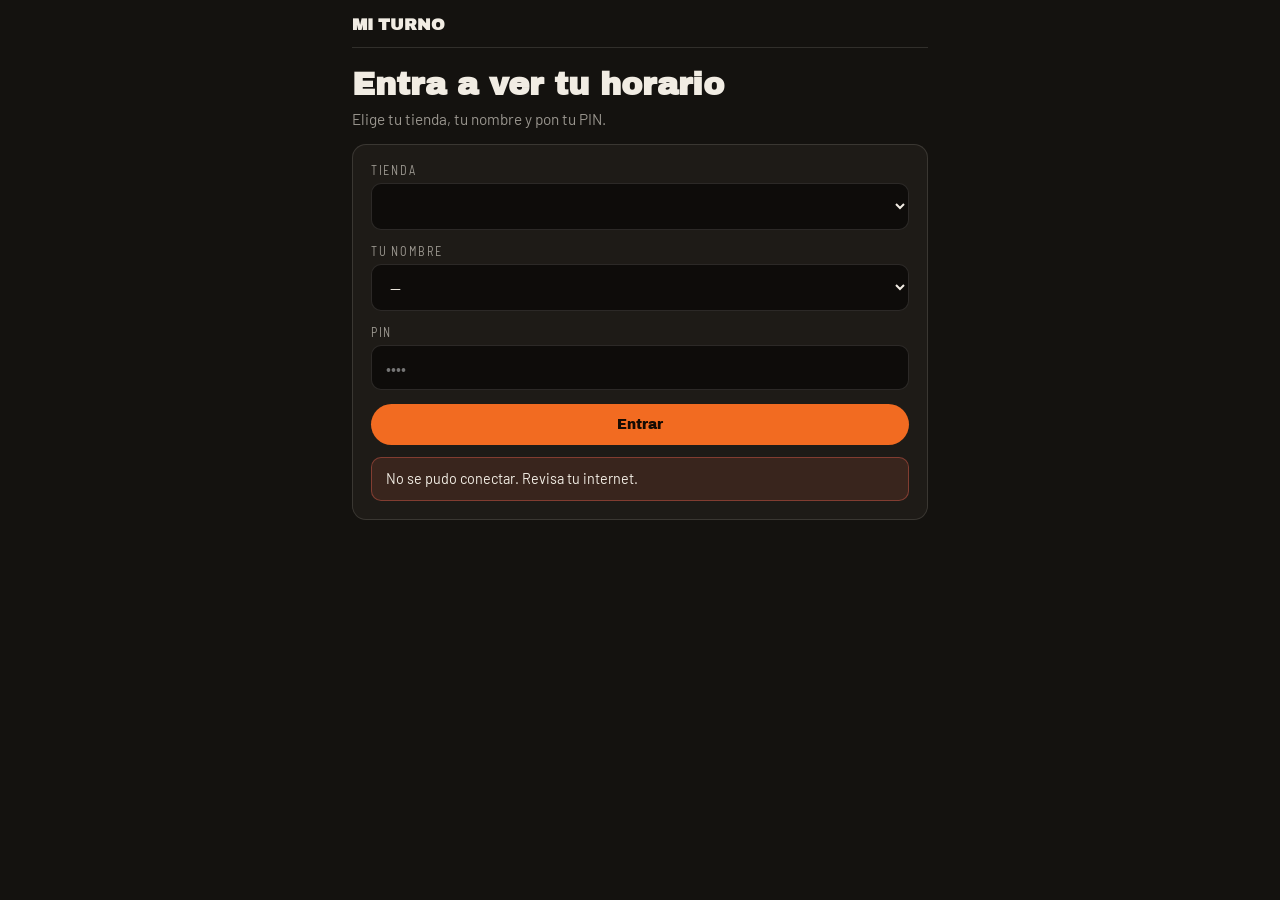
<file: mi-turno.html>
<!DOCTYPE html>
<html lang="es">
<head>
<meta charset="utf-8">
<meta name="viewport" content="width=device-width, initial-scale=1">
<title>Mi turno · Aurelio</title>
<link rel="preconnect" href="https://fonts.googleapis.com">
<link rel="preconnect" href="https://fonts.gstatic.com" crossorigin>
<link href="https://fonts.googleapis.com/css2?family=Archivo+Black&family=Barlow:ital,wght@0,400;0,500;0,600;1,400&family=Barlow+Semi+Condensed:wght@500;600&display=swap" rel="stylesheet">
<style>
:root{
  --fondo:#14120F; --panel:#1E1B17; --linea:rgba(241,236,227,.13);
  --naranja:#F26B21; --verde:#3FC97C; --amarillo:#F5C518; --rojo:#E4614C;
  --hueso:#F1ECE3; --humo:rgba(241,236,227,.6);
}
*{box-sizing:border-box;margin:0;padding:0}
body{background:var(--fondo);color:var(--hueso);font-family:'Barlow',system-ui,sans-serif;
  -webkit-font-smoothing:antialiased;min-height:100svh;padding-bottom:48px}
button{font:inherit;color:inherit;cursor:pointer;background:none;border:none}
input,select,textarea{font:inherit;width:100%;padding:12px 14px;border-radius:10px;
  background:#0E0C0A;border:1px solid var(--linea);color:var(--hueso)}
input:focus,select:focus,textarea:focus{outline:2px solid var(--naranja);outline-offset:1px}
label{display:block;font-family:'Barlow Semi Condensed',sans-serif;font-size:.76rem;
  letter-spacing:.14em;text-transform:uppercase;color:var(--humo);margin:0 0 6px}
.wrap{max-width:620px;margin:0 auto;padding:0 clamp(14px,4vw,22px)}

.tope{display:flex;align-items:center;justify-content:space-between;gap:12px;
  padding:16px 0 14px;border-bottom:1px solid var(--linea);margin-bottom:20px}
.marca{display:flex;align-items:baseline;gap:9px}
.marca b{font-family:'Archivo Black',sans-serif;font-size:1.02rem}
.marca span{font-size:.82rem;color:var(--humo)}
.salir{font-family:'Barlow Semi Condensed',sans-serif;font-size:.74rem;letter-spacing:.14em;
  text-transform:uppercase;color:var(--humo);border:1px solid var(--linea);
  border-radius:999px;padding:7px 14px}

h1{font-family:'Archivo Black',sans-serif;font-size:clamp(1.5rem,6vw,2rem);line-height:1.08}
.sub{margin-top:7px;color:var(--humo);font-size:.96rem}
.card{background:var(--panel);border:1px solid var(--linea);border-radius:14px;
  padding:18px;margin-top:16px}
.card h2{font-family:'Archivo Black',sans-serif;font-size:1rem;margin-bottom:4px}
.card .pie{font-size:.85rem;color:var(--humo);margin-bottom:14px}
.campo{margin-bottom:14px}

.btn{display:inline-flex;align-items:center;justify-content:center;gap:8px;
  font-family:'Archivo Black',sans-serif;font-size:.86rem;background:var(--naranja);
  color:#160B03;border-radius:999px;padding:13px 22px;transition:transform .15s ease}
.btn:hover{transform:translateY(-1px)}
.btn:disabled{opacity:.5;cursor:default;transform:none}
.btn.sec{background:transparent;color:var(--hueso);border:1px solid var(--linea);
  font-family:'Barlow Semi Condensed',sans-serif;letter-spacing:.12em;text-transform:uppercase;font-size:.78rem}
.btn.chico{padding:9px 15px;font-size:.78rem}
.btn.ancho{width:100%}

.msg{border-radius:10px;padding:11px 14px;font-size:.9rem;line-height:1.4;margin-top:12px}
.msg.ok{background:rgba(63,201,124,.14);border:1px solid rgba(63,201,124,.4)}
.msg.err{background:rgba(228,97,76,.14);border:1px solid rgba(228,97,76,.42)}
.msg.info{background:rgba(241,236,227,.07);border:1px solid var(--linea);color:var(--humo)}

/* semana */
.semana{display:flex;align-items:center;justify-content:space-between;gap:10px;margin-top:20px}
.semana b{font-family:'Barlow Semi Condensed',sans-serif;font-size:.9rem;letter-spacing:.06em;
  text-transform:uppercase}
.flecha{border:1px solid var(--linea);border-radius:999px;width:38px;height:38px;
  display:grid;place-items:center;font-size:1.05rem;color:var(--humo);flex:none}
.flecha:hover{color:var(--hueso)}

.dia{display:flex;align-items:center;gap:14px;padding:14px 16px;border-radius:12px;
  background:var(--panel);border:1px solid var(--linea);margin-top:9px;
  border-left:4px solid var(--acento,var(--linea))}
.dia .fecha{flex:none;width:52px;text-align:center}
.dia .fecha b{display:block;font-family:'Archivo Black',sans-serif;font-size:1.15rem;line-height:1}
.dia .fecha span{font-family:'Barlow Semi Condensed',sans-serif;font-size:.72rem;
  letter-spacing:.12em;text-transform:uppercase;color:var(--humo)}
.dia .info{flex:1;min-width:0}
.dia .horario{font-size:1.02rem;font-weight:600}
.dia .nota{font-size:.82rem;color:var(--humo);margin-top:2px}
.dia.hoy{box-shadow:0 0 0 1px var(--naranja) inset}

.etq{display:inline-block;font-family:'Barlow Semi Condensed',sans-serif;font-size:.7rem;
  letter-spacing:.12em;text-transform:uppercase;padding:3px 9px;border-radius:999px;
  border:1px solid currentColor;margin-top:5px}
.etq.pend{color:var(--amarillo)}
.etq.ok{color:var(--verde)}
.etq.no{color:var(--rojo)}

.oculto{display:none}
.sol{padding:13px 15px;border-radius:11px;background:var(--panel);
  border:1px solid var(--linea);margin-top:9px;font-size:.92rem;line-height:1.4}
.sol .cab{display:flex;justify-content:space-between;gap:10px;align-items:baseline}
.hint{font-size:.83rem;color:var(--humo);line-height:1.45;margin-top:8px}
.fila{display:flex;gap:9px;flex-wrap:wrap;margin-top:12px}
</style>
</head>
<body>
<div class="wrap">

  <div class="tope">
    <div class="marca"><b>MI TURNO</b><span id="quien"></span></div>
    <button class="salir oculto" id="btnSalir">Salir</button>
  </div>

  <!-- ═══ INGRESO ═══ -->
  <section id="v-ingreso">
    <h1>Entra a ver tu horario</h1>
    <p class="sub">Elige tu tienda, tu nombre y pon tu PIN.</p>
    <div class="card">
      <div class="campo"><label>Tienda</label><select id="inTienda"></select></div>
      <div class="campo"><label>Tu nombre</label><select id="inPersona"><option>—</option></select></div>
      <div class="campo"><label>PIN</label><input id="inPin" type="password" inputmode="numeric" autocomplete="off" placeholder="••••"></div>
      <button class="btn ancho" id="btnEntrar">Entrar</button>
      <div id="msgIngreso"></div>
    </div>
  </section>

  <!-- ═══ MI SEMANA ═══ -->
  <section id="v-semana" class="oculto">
    <div class="semana">
      <button class="flecha" id="antes" aria-label="Semana anterior">‹</button>
      <b id="rotulo">—</b>
      <button class="flecha" id="despues" aria-label="Semana siguiente">›</button>
    </div>
    <div id="dias"></div>
    <div id="msgSemana"></div>

    <div class="fila">
      <button class="btn sec" id="btnHoy">Ir a esta semana</button>
      <button class="btn chico" id="btnPedirDia">Pedir día libre</button>
    </div>

    <!-- pedir día libre -->
    <div class="card oculto" id="formDia">
      <h2>Pedir un día libre</h2>
      <p class="pie">Pídelo con tiempo: el supervisor lo considera cuando arma la malla.</p>
      <div class="campo"><label>Qué día</label><input type="date" id="diaFecha"></div>
      <div class="campo"><label>Motivo (opcional)</label><input id="diaMotivo" maxlength="140" placeholder="Trámite, examen, tema familiar…"></div>
      <div class="campo"><label>Tu PIN</label><input id="diaPin" type="password" inputmode="numeric" placeholder="••••"></div>
      <div class="fila">
        <button class="btn" id="btnEnviarDia">Enviar solicitud</button>
        <button class="btn sec" id="btnCerrarDia">Cancelar</button>
      </div>
      <div id="msgDia"></div>
    </div>

    <!-- pedir cambio de turno -->
    <div class="card oculto" id="formCambio">
      <h2>Pedir cambio de turno</h2>
      <p class="pie" id="cambioQue">—</p>
      <div class="campo"><label>Quién te reemplaza (opcional)</label><select id="camRep"></select></div>
      <div class="campo"><label>Motivo (opcional)</label><input id="camMotivo" maxlength="140"></div>
      <div class="campo"><label>Tu PIN</label><input id="camPin" type="password" inputmode="numeric" placeholder="••••"></div>
      <div class="fila">
        <button class="btn" id="btnEnviarCambio">Enviar solicitud</button>
        <button class="btn sec" id="btnCerrarCambio">Cancelar</button>
      </div>
      <div id="msgCambio"></div>
    </div>

    <h2 style="font-family:'Archivo Black',sans-serif;font-size:1rem;margin-top:28px">Mis solicitudes</h2>
    <div id="misSol"></div>
  </section>
</div>

<script>
(function(){
"use strict";
const SB_URL='https://kasmvouglukwhbptieib.supabase.co';
const SB_KEY='eyJhbGciOiJIUzI1NiIsInR5cCI6IkpXVCJ9.eyJpc3MiOiJzdXBhYmFzZSIsInJlZiI6Imthc212b3VnbHVrd2hicHRpZWliIiwicm9sZSI6ImFub24iLCJpYXQiOjE3ODU3MjA5MTMsImV4cCI6MjEwMTI5NjkxM30.JqpXIUCDoMi5WHcQkMn6OkcxkYVPTiKz9A2nDoCjQNQ';
const CLAVE='miturno:sesion';
const DIAS=['Lun','Mar','Mié','Jue','Vie','Sáb','Dom'];
const MESES=['ene','feb','mar','abr','may','jun','jul','ago','sep','oct','nov','dic'];

let YO=null, LUNES=null, TURNOS=[], SOL_CAMBIO=[], SOL_DIA=[], COMPAS=[], TURNO_SEL=null;

const $=s=>document.querySelector(s);
const esc=s=>String(s==null?'':s).replace(/[&<>"']/g,c=>({'&':'&amp;','<':'&lt;','>':'&gt;','"':'&quot;',"'":'&#39;'}[c]));
const poner=(id,cls,txt)=>{const e=$(id);if(e)e.innerHTML=txt?'<div class="msg '+cls+'">'+txt+'</div>':'';};

async function sb(path,o){
  o=o||{};
  const r=await fetch(SB_URL+'/rest/v1/'+path,{method:o.method||'GET',
    headers:{apikey:SB_KEY,Authorization:'Bearer '+SB_KEY,'Content-Type':'application/json',
      Prefer:o.prefer||'return=representation'},
    body:o.body?JSON.stringify(o.body):undefined});
  const t=await r.text();
  if(!r.ok)throw new Error(t||('Error '+r.status));
  return t?JSON.parse(t):null;
}

/* ── fechas ── */
function clave(d){const x=d||new Date();
  return x.getFullYear()+'-'+String(x.getMonth()+1).padStart(2,'0')+'-'+String(x.getDate()).padStart(2,'0');}
function desdeClave(s){const p=s.split('-').map(Number);return new Date(p[0],p[1]-1,p[2]);}
function lunesDe(d){const x=new Date(d);const g=(x.getDay()+6)%7;x.setDate(x.getDate()-g);return clave(x);}
function semana(l){const a=[];const b=desdeClave(l);
  for(let i=0;i<7;i++){const x=new Date(b);x.setDate(b.getDate()+i);a.push(clave(x));}return a;}
function rotulo(l){const d=semana(l);const a=desdeClave(d[0]),b=desdeClave(d[6]);
  return a.getDate()+' '+MESES[a.getMonth()]+' — '+b.getDate()+' '+MESES[b.getMonth()];}
function corta(f){const d=desdeClave(f);return d.getDate()+' '+MESES[d.getMonth()];}

/* ── ingreso ── */
async function iniciar(){
  try{
    const ts=await sb('tiendas?select=id,nombre&order=nombre');
    if(!ts||!ts.length){poner('#msgIngreso','err','No hay tiendas cargadas.');return;}
    $('#inTienda').innerHTML=ts.map(t=>'<option value="'+t.id+'">'+esc(t.nombre)+'</option>').join('');
    await cargarPersonas();
  }catch(e){poner('#msgIngreso','err','No se pudo conectar. Revisa tu internet.');}
}

async function cargarPersonas(){
  const tid=$('#inTienda').value;
  try{
    const ps=await sb('empleados?select=id,nombre&tienda_id=eq.'+tid+'&activo=is.true&order=nombre');
    $('#inPersona').innerHTML=(ps&&ps.length)
      ? ps.map(p=>'<option value="'+p.id+'">'+esc(p.nombre)+'</option>').join('')
      : '<option value="">Sin personas activas</option>';
  }catch(e){poner('#msgIngreso','err','No se pudo cargar el equipo.');}
}

async function entrar(){
  const tid=$('#inTienda').value, pid=$('#inPersona').value, pin=$('#inPin').value.trim();
  if(!pid){poner('#msgIngreso','err','Elige tu nombre.');return;}
  if(!pin){poner('#msgIngreso','err','Escribe tu PIN.');return;}
  poner('#msgIngreso','info','Comprobando…');
  try{
    /* el PIN se comprueba en el servidor: nunca se descarga al teléfono */
    const r=await sb('empleados?select=id,nombre,tienda_id&id=eq.'+pid+'&pin=eq.'+encodeURIComponent(pin));
    if(!r||!r.length){poner('#msgIngreso','err','PIN incorrecto.');return;}
    const t=$('#inTienda');
    YO={id:r[0].id, nombre:r[0].nombre, tienda_id:tid, tienda:t.options[t.selectedIndex].text};
    localStorage.setItem(CLAVE,JSON.stringify(YO));
    abrirSemana();
  }catch(e){poner('#msgIngreso','err','No se pudo entrar. Intenta de nuevo.');}
}

function salir(){
  localStorage.removeItem(CLAVE); YO=null;
  $('#v-semana').classList.add('oculto');
  $('#v-ingreso').classList.remove('oculto');
  $('#btnSalir').classList.add('oculto');
  $('#quien').textContent='';
  $('#inPin').value='';
  poner('#msgIngreso','','');
}

/* ── semana ── */
function abrirSemana(){
  $('#v-ingreso').classList.add('oculto');
  $('#v-semana').classList.remove('oculto');
  $('#btnSalir').classList.remove('oculto');
  $('#quien').textContent=YO.nombre+' · '+YO.tienda;
  LUNES=LUNES||lunesDe(new Date());
  cargar();
}

async function cargar(){
  $('#rotulo').textContent=rotulo(LUNES);
  poner('#msgSemana','info','Cargando tu semana…');
  const d=semana(LUNES);
  try{
    TURNOS=await sb('turnos?select=id,fecha,entrada,salida,libre&empleado_id=eq.'+YO.id+
      '&fecha=gte.'+d[0]+'&fecha=lte.'+d[6]+'&order=fecha') || [];
    SOL_CAMBIO=await sb('solicitudes_cambio?select=id,turno_id,estado,motivo,empleado_reemplazo_id'+
      '&empleado_solicitante_id=eq.'+YO.id) || [];
    SOL_DIA=await sb('solicitudes_dia?select=id,fecha,motivo,estado,nota_super'+
      '&empleado_id=eq.'+YO.id+'&order=fecha.desc&limit=25') || [];
    if(!COMPAS.length){
      COMPAS=await sb('empleados?select=id,nombre&tienda_id=eq.'+YO.tienda_id+
        '&activo=is.true&id=neq.'+YO.id+'&order=nombre') || [];
    }
    poner('#msgSemana','','');
    pintarDias(); pintarSolicitudes();
  }catch(e){poner('#msgSemana','err','No se pudo cargar. Revisa tu internet y reintenta.');}
}

function turnoDe(f){return TURNOS.find(t=>t.fecha===f)||null;}
function solDeTurno(id){return SOL_CAMBIO.find(s=>s.turno_id===id&&s.estado==='pendiente')||null;}
function solDeDia(f){return SOL_DIA.find(s=>s.fecha===f&&s.estado==='pendiente')||null;}

function pintarDias(){
  const hoy=clave(), d=semana(LUNES);
  $('#dias').innerHTML=d.map((f,i)=>{
    const t=turnoDe(f), n=desdeClave(f).getDate();
    const futuro=f>hoy;
    let acento='var(--linea)', horario, nota='';

    if(!t){ horario='Sin turno publicado'; nota='El supervisor aún no publica este día.'; }
    else if(t.libre){ horario='Libre'; acento='var(--verde)'; }
    else { horario=(t.entrada||'—')+' a '+(t.salida||'—'); acento='var(--naranja)'; }

    const pedido=solDeDia(f);
    if(pedido) nota='Pediste este día libre — pendiente.';
    const sol=t?solDeTurno(t.id):null;
    if(sol) nota='Pediste cambiar este turno — pendiente.';

    let boton='';
    if(t && !t.libre && futuro && !sol)
      boton='<button class="btn sec chico" data-turno="'+t.id+'" data-fecha="'+f+'">Pedir cambio</button>';

    return '<div class="dia'+(f===hoy?' hoy':'')+'" style="--acento:'+acento+'">'+
      '<div class="fecha"><b>'+n+'</b><span>'+DIAS[i]+'</span></div>'+
      '<div class="info"><div class="horario">'+esc(horario)+'</div>'+
      (nota?'<div class="nota">'+esc(nota)+'</div>':'')+'</div>'+
      boton+'</div>';
  }).join('');

  document.querySelectorAll('[data-turno]').forEach(b=>{
    b.addEventListener('click',()=>abrirCambio(b.getAttribute('data-turno'),b.getAttribute('data-fecha')));
  });
}

function etiqueta(e){
  const c=e==='aprobada'?'ok':e==='rechazada'?'no':'pend';
  return '<span class="etq '+c+'">'+esc(e)+'</span>';
}

function pintarSolicitudes(){
  const partes=[];
  SOL_DIA.forEach(s=>{
    partes.push('<div class="sol"><div class="cab"><b>Día libre · '+corta(s.fecha)+'</b>'+etiqueta(s.estado)+'</div>'+
      (s.motivo?'<div class="hint">'+esc(s.motivo)+'</div>':'')+
      (s.nota_super?'<div class="hint">Supervisor: '+esc(s.nota_super)+'</div>':'')+'</div>');
  });
  SOL_CAMBIO.forEach(s=>{
    const t=TURNOS.find(x=>x.id===s.turno_id);
    partes.push('<div class="sol"><div class="cab"><b>Cambio de turno'+(t?' · '+corta(t.fecha):'')+'</b>'+
      etiqueta(s.estado)+'</div>'+(s.motivo?'<div class="hint">'+esc(s.motivo)+'</div>':'')+'</div>');
  });
  $('#misSol').innerHTML=partes.length?partes.join(''):'<p class="hint">Todavía no has pedido nada.</p>';
}

/* ── pedir día libre ── */
function abrirDia(){
  const m=new Date(); m.setDate(m.getDate()+1);
  const f=$('#diaFecha');
  f.min=clave(m); f.value=clave(m);
  $('#diaMotivo').value=''; $('#diaPin').value='';
  poner('#msgDia','','');
  $('#formDia').classList.remove('oculto');
  $('#formDia').scrollIntoView({behavior:'smooth',block:'center'});
}

async function enviarDia(){
  const fecha=$('#diaFecha').value, motivo=$('#diaMotivo').value.trim(), pin=$('#diaPin').value.trim();
  if(!fecha){poner('#msgDia','err','Elige el día.');return;}
  if(fecha<=clave()){poner('#msgDia','err','Solo puedes pedir días a futuro.');return;}
  if(!pin){poner('#msgDia','err','Escribe tu PIN.');return;}
  poner('#msgDia','info','Enviando…');
  try{
    const ok=await sb('empleados?select=id&id=eq.'+YO.id+'&pin=eq.'+encodeURIComponent(pin));
    if(!ok||!ok.length){poner('#msgDia','err','PIN incorrecto.');return;}
    await sb('solicitudes_dia',{method:'POST',prefer:'return=minimal',
      body:{tienda_id:YO.tienda_id,empleado_id:YO.id,fecha,motivo:motivo||null,estado:'pendiente'}});
    $('#formDia').classList.add('oculto');
    await cargar();
    poner('#msgSemana','ok','Solicitud enviada. Queda pendiente de que la vea tu supervisor.');
  }catch(e){
    const t=String(e.message||'');
    poner('#msgDia','err', t.indexOf('solicitudes_dia_unica')>=0
      ? 'Ya tienes una solicitud pendiente para ese día.'
      : 'No se pudo enviar. Intenta de nuevo.');
  }
}

/* ── pedir cambio de turno ── */
function abrirCambio(tid,fecha){
  TURNO_SEL=TURNOS.find(t=>t.id===tid)||null;
  if(!TURNO_SEL)return;
  $('#cambioQue').textContent='Turno del '+corta(fecha)+', de '+
    (TURNO_SEL.entrada||'—')+' a '+(TURNO_SEL.salida||'—')+'.';
  $('#camRep').innerHTML='<option value="">Nadie por ahora</option>'+
    COMPAS.map(c=>'<option value="'+c.id+'">'+esc(c.nombre)+'</option>').join('');
  $('#camMotivo').value=''; $('#camPin').value='';
  poner('#msgCambio','','');
  $('#formCambio').classList.remove('oculto');
  $('#formCambio').scrollIntoView({behavior:'smooth',block:'center'});
}

async function enviarCambio(){
  if(!TURNO_SEL){poner('#msgCambio','err','Vuelve a elegir el turno.');return;}
  const pin=$('#camPin').value.trim();
  if(TURNO_SEL.fecha<=clave()){poner('#msgCambio','err','Solo puedes pedir cambio de turnos futuros.');return;}
  if(!pin){poner('#msgCambio','err','Escribe tu PIN.');return;}
  poner('#msgCambio','info','Enviando…');
  try{
    const ok=await sb('empleados?select=id&id=eq.'+YO.id+'&pin=eq.'+encodeURIComponent(pin));
    if(!ok||!ok.length){poner('#msgCambio','err','PIN incorrecto.');return;}
    await sb('solicitudes_cambio',{method:'POST',prefer:'return=minimal',
      body:{turno_id:TURNO_SEL.id, empleado_solicitante_id:YO.id,
            empleado_reemplazo_id:$('#camRep').value||null,
            motivo:$('#camMotivo').value.trim()||null, estado:'pendiente'}});
    $('#formCambio').classList.add('oculto');
    await cargar();
    poner('#msgSemana','ok','Solicitud enviada. Queda pendiente de aprobación.');
  }catch(e){poner('#msgCambio','err','No se pudo enviar. Intenta de nuevo.');}
}

/* ── eventos ── */
$('#inTienda').addEventListener('change',cargarPersonas);
$('#btnEntrar').addEventListener('click',entrar);
$('#inPin').addEventListener('keydown',e=>{if(e.key==='Enter')entrar();});
$('#btnSalir').addEventListener('click',salir);
$('#antes').addEventListener('click',()=>{const d=desdeClave(LUNES);d.setDate(d.getDate()-7);LUNES=clave(d);cargar();});
$('#despues').addEventListener('click',()=>{const d=desdeClave(LUNES);d.setDate(d.getDate()+7);LUNES=clave(d);cargar();});
$('#btnHoy').addEventListener('click',()=>{LUNES=lunesDe(new Date());cargar();});
$('#btnPedirDia').addEventListener('click',abrirDia);
$('#btnEnviarDia').addEventListener('click',enviarDia);
$('#btnCerrarDia').addEventListener('click',()=>$('#formDia').classList.add('oculto'));
$('#btnEnviarCambio').addEventListener('click',enviarCambio);
$('#btnCerrarCambio').addEventListener('click',()=>$('#formCambio').classList.add('oculto'));

/* ── arranque ── */
(async function(){
  await iniciar();
  try{
    const g=JSON.parse(localStorage.getItem(CLAVE)||'null');
    if(g&&g.id){YO=g;abrirSemana();}
  }catch(e){}
})();
})();
</script>
</body>
</html>
</file>
